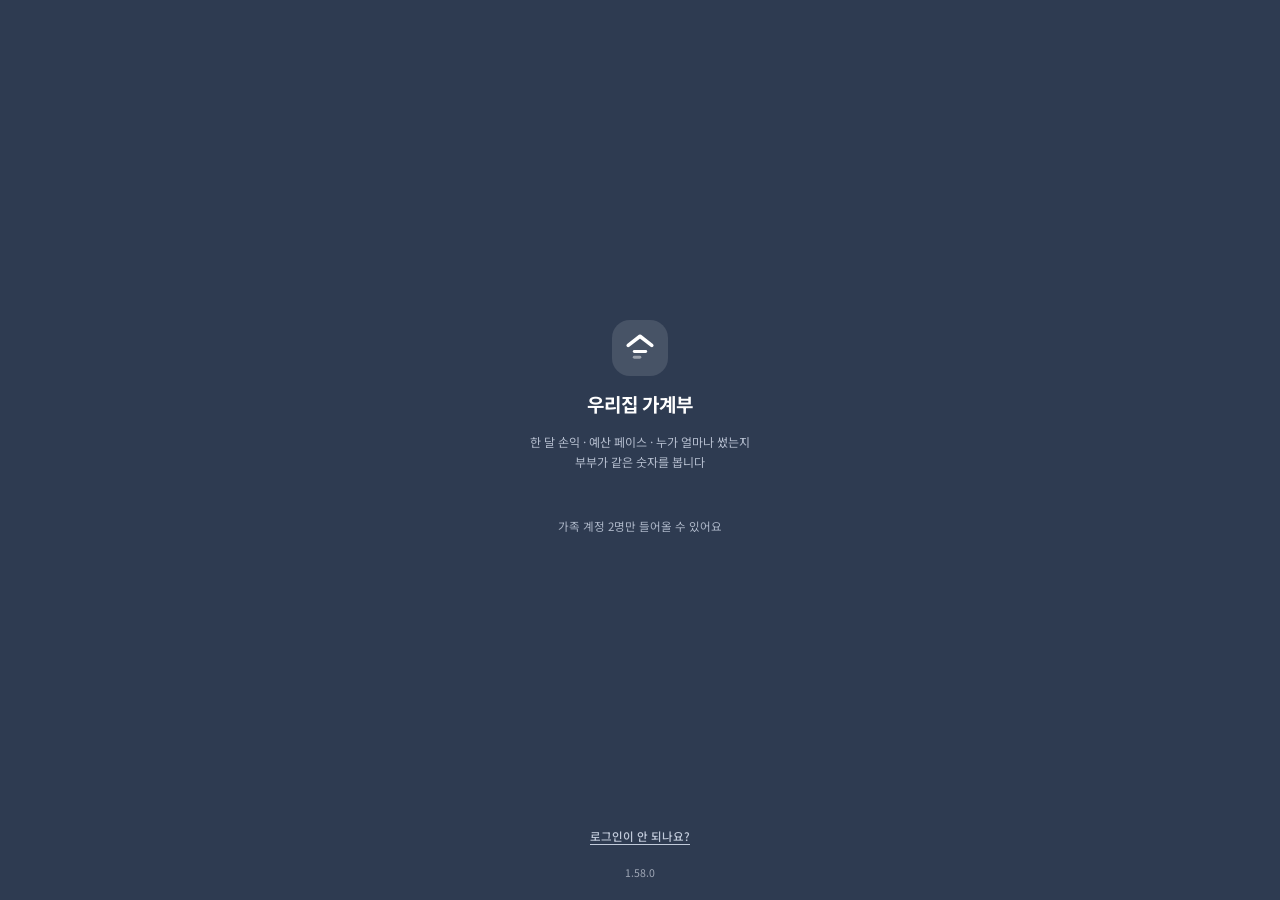
<file: index.html>
<!doctype html>
<html lang="ko">
<head>
<meta charset="utf-8">
<title>우리집 가계부</title>
<meta name="viewport" content="width=device-width,initial-scale=1,viewport-fit=cover,maximum-scale=1">
<meta name="theme-color" content="#FAF8F5">
<meta name="apple-mobile-web-app-capable" content="yes">
<meta name="apple-mobile-web-app-status-bar-style" content="default">
<meta name="apple-mobile-web-app-title" content="가계부">
<link rel="manifest" href="./manifest.webmanifest">
<link rel="apple-touch-icon" href="./icon-192.png">
<link rel="icon" href="./favicon.png">
<link rel="preconnect" href="https://fonts.googleapis.com">
<link rel="preconnect" href="https://fonts.gstatic.com" crossorigin>
<link href="https://fonts.googleapis.com/css2?family=Archivo:wght@600&family=Noto+Sans+KR:wght@400;500;600;700&family=Space+Grotesk:wght@500;600;700&display=swap" rel="stylesheet">
<link rel="stylesheet" href="./app.css?v=1.58.0">
</head>
<body>

<div id="login" hidden>
  <div class="lgtop">
    <div class="logo"><svg viewBox="0 0 52 52" fill="none" aria-hidden="true"><path d="M8 22 L26 8 L44 22" stroke="currentColor" stroke-width="5.5" stroke-linecap="round" stroke-linejoin="round"/><rect x="15" y="29" width="22" height="4.5" rx="2.25" fill="currentColor"/><rect x="15" y="38" width="13" height="4.5" rx="2.25" fill="currentColor" opacity=".45"/></svg></div>
    <h1>우리집 가계부</h1>
    <p id="lgsub">한 달 손익 · 예산 페이스 · 누가 얼마나 썼는지<br>부부가 같은 숫자를 봅니다</p>
  </div>
  <div class="lgmid">
    <div id="gbtn"></div>
    <div id="lgnote" class="lgnote"></div>
    <div id="lerr" class="err" hidden></div>
  </div>
  <div class="lgfoot">
    <details id="lghelp">
      <summary>로그인이 안 되나요?</summary>
      <p><b>&ldquo;등록되지 않은 계정입니다&rdquo;</b> 가 나오면 가족 계정으로 등록되지 않은
      구글 계정입니다. 이미 쓰고 있는 가족에게 등록을 요청하세요.</p>
    </details>
    <span id="lgver"></span>
  </div>
</div>

<div id="app" hidden>
  <div class="hd">
    <div class="logo"><svg viewBox="0 0 52 52" fill="none" aria-hidden="true"><path d="M8 22 L26 8 L44 22" stroke="currentColor" stroke-width="5.5" stroke-linecap="round" stroke-linejoin="round"/><rect x="15" y="29" width="22" height="4.5" rx="2.25" fill="currentColor"/><rect x="15" y="38" width="13" height="4.5" rx="2.25" fill="currentColor" opacity=".45"/></svg></div>
    <div class="mnav">
      <button id="mprev" aria-label="이전 달">‹</button>
      <b id="mlabel">—</b>
      <button id="mnext" aria-label="다음 달">›</button>
    </div>
    <button class="mkic" id="mkbtn" type="button" hidden aria-label="금액 가리기"></button>
    <button class="who" id="whobtn">
      <span class="av" id="whoav">·</span>
      <span class="nm" id="whonm">—</span>
      <span class="sw">⇄</span>
    </button>
  </div>
  <div id="screen"></div>
</div>

<nav class="tb" id="tb" hidden>
  <button data-tab="home" class="on"><span>홈</span></button>
  <button data-tab="tx">내역</button>
  <div class="fab" id="fab">+</div>
  <button data-tab="report">리포트</button>
  <button data-tab="settings">설정</button>
</nav>

<script src="https://accounts.google.com/gsi/client" async defer></script>
<script src="./app.js?v=1.58.0"></script>
</body>
</html>
</file>
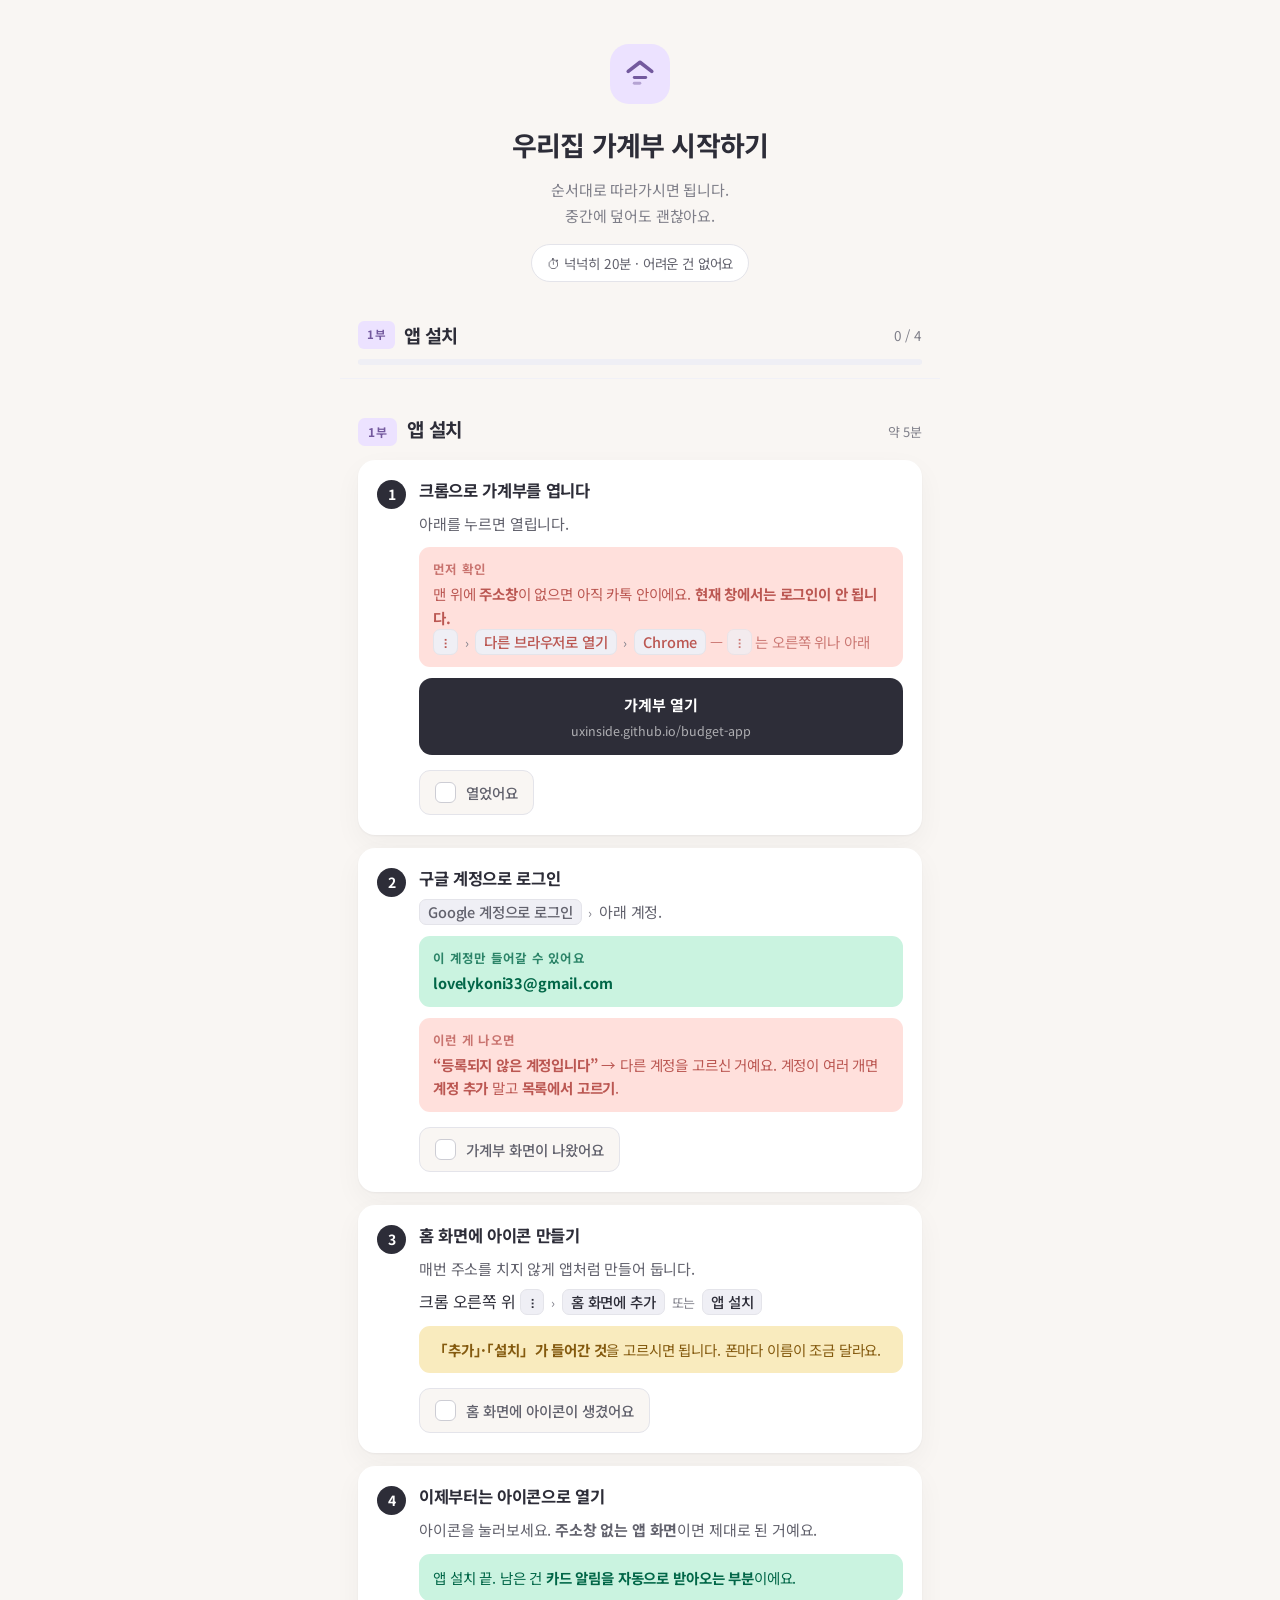
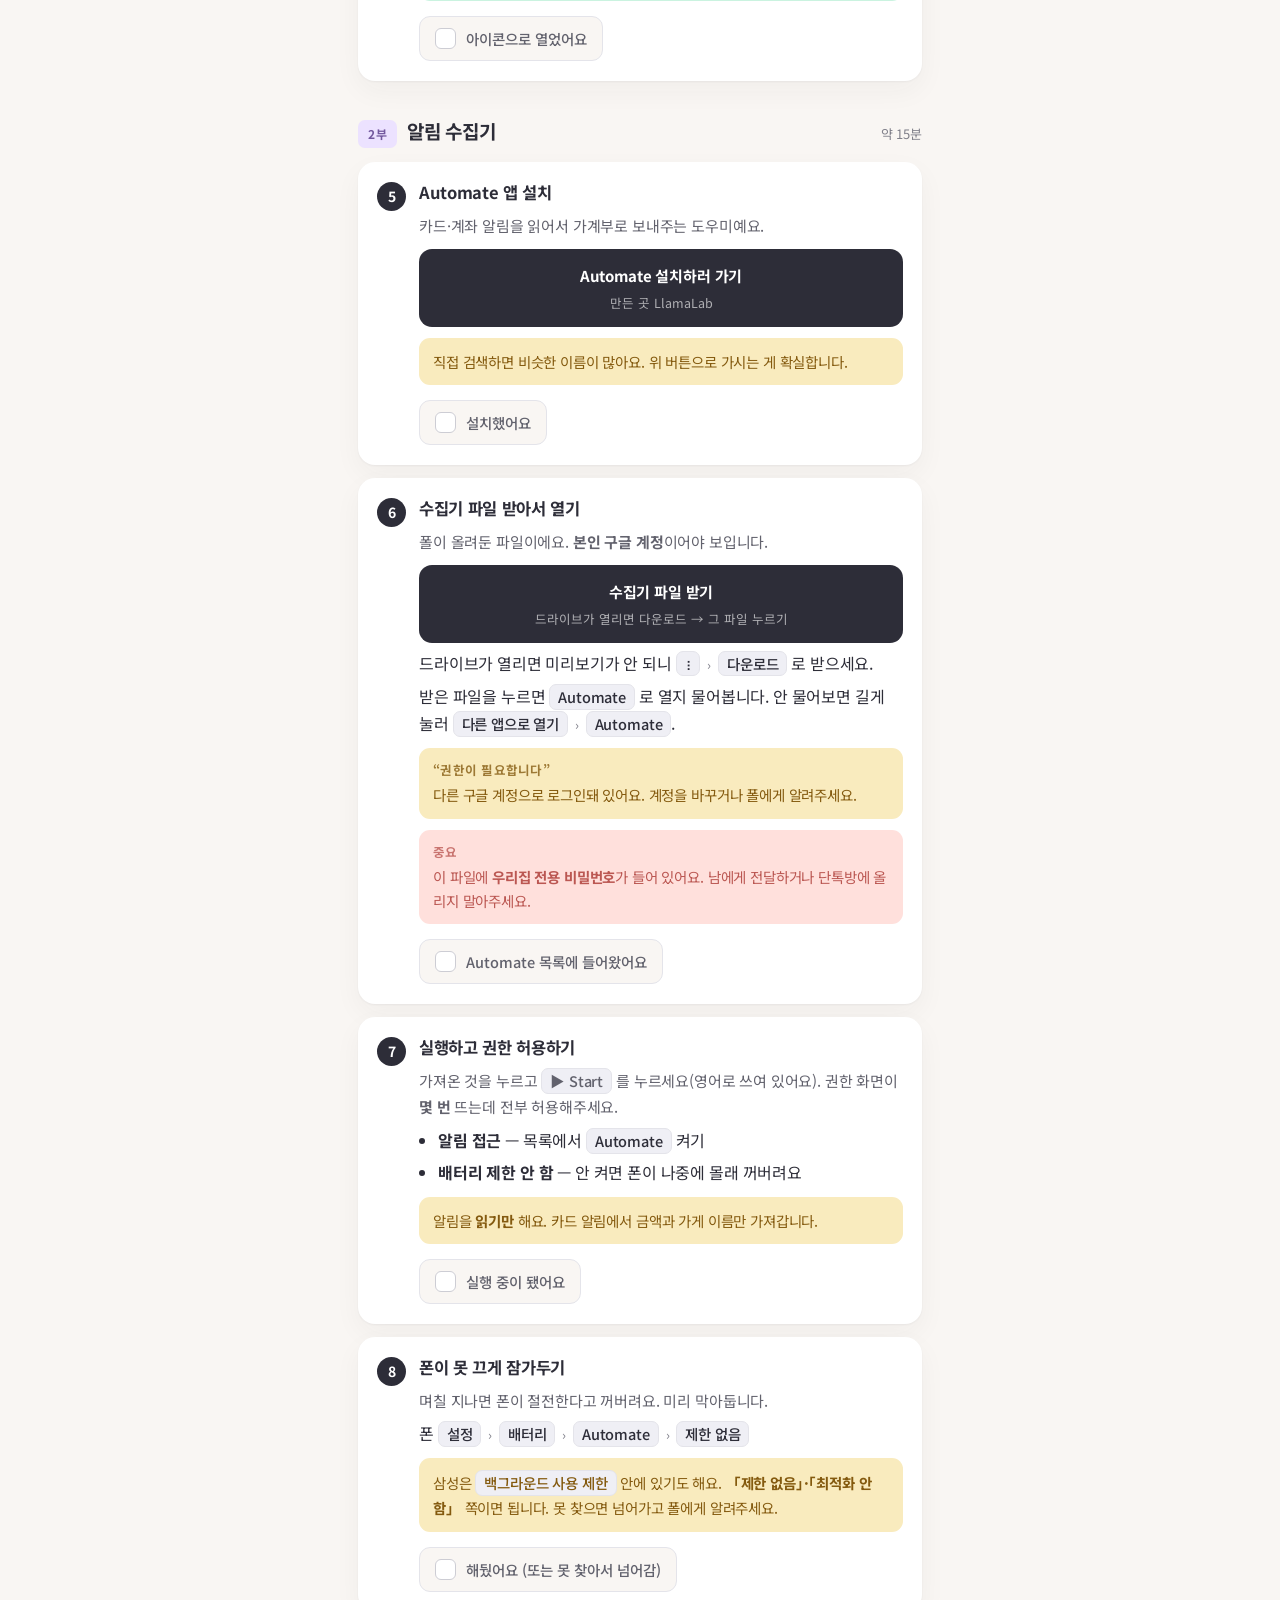
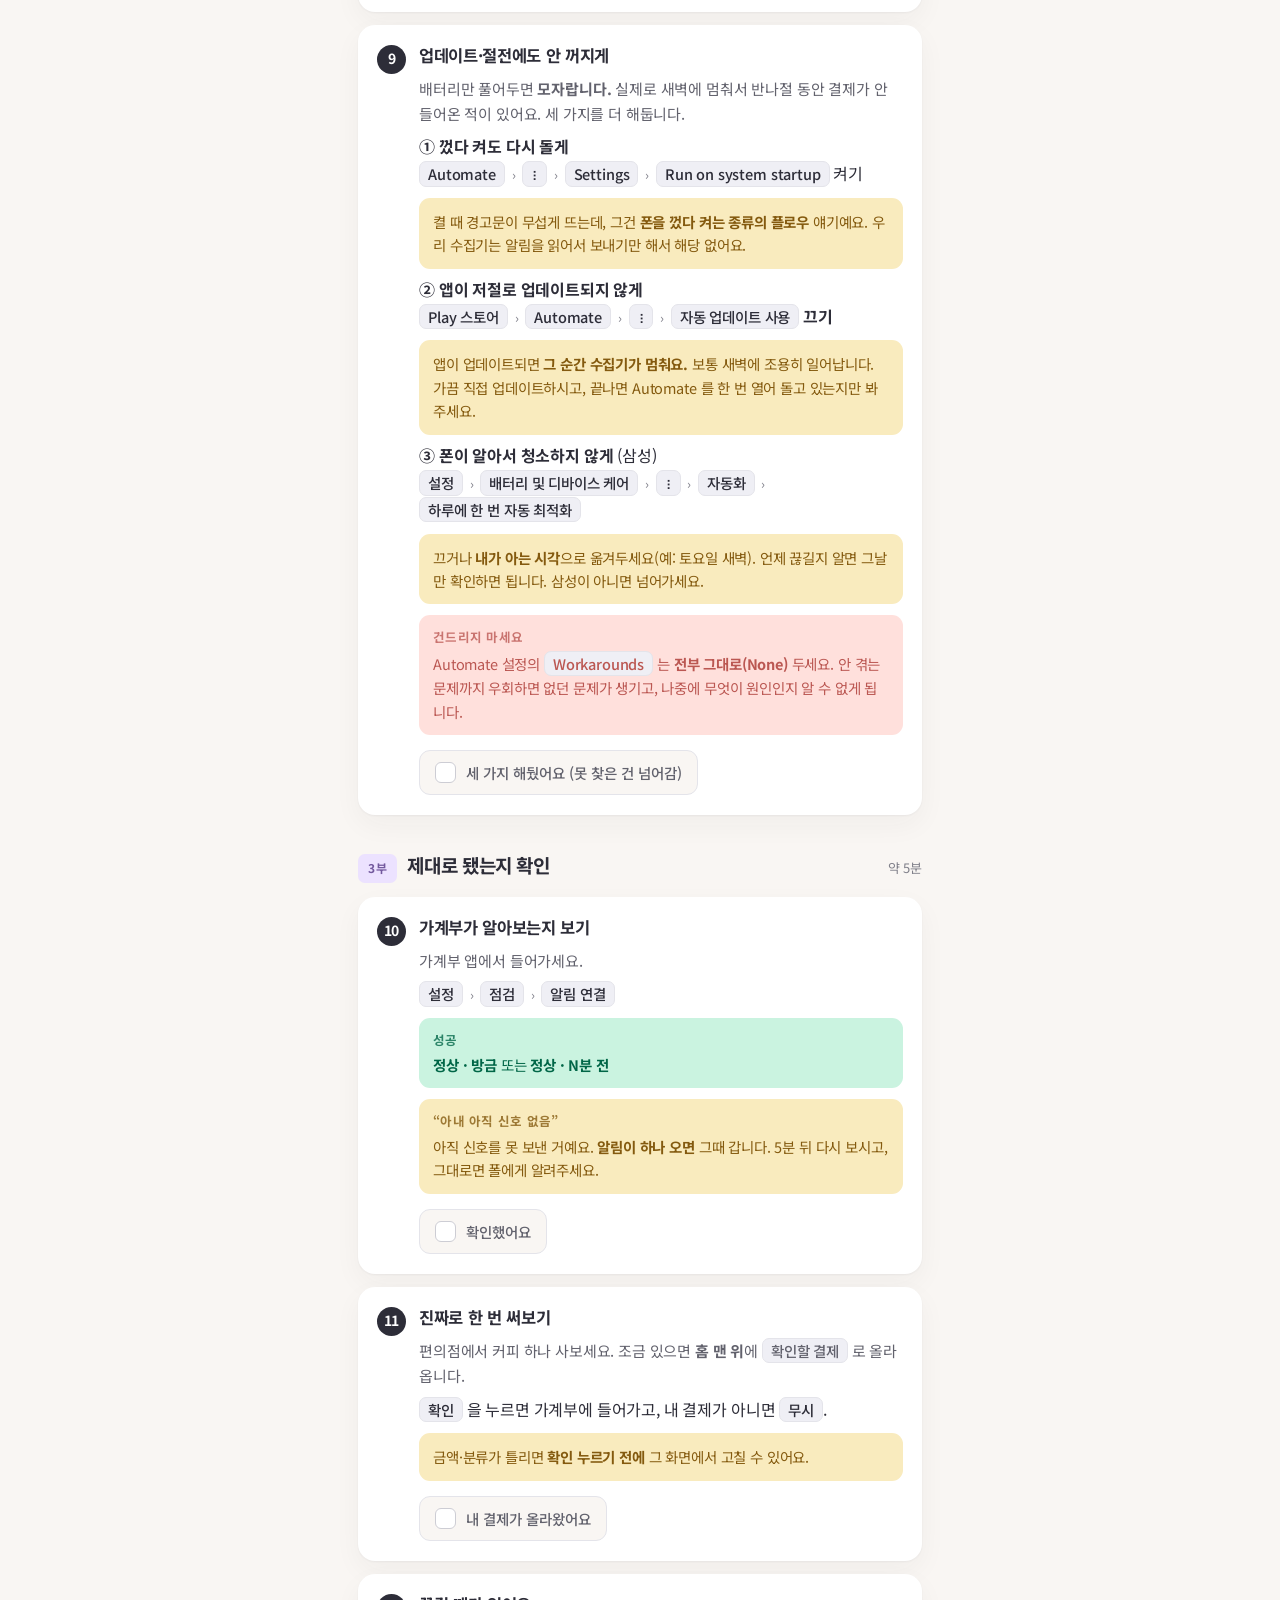
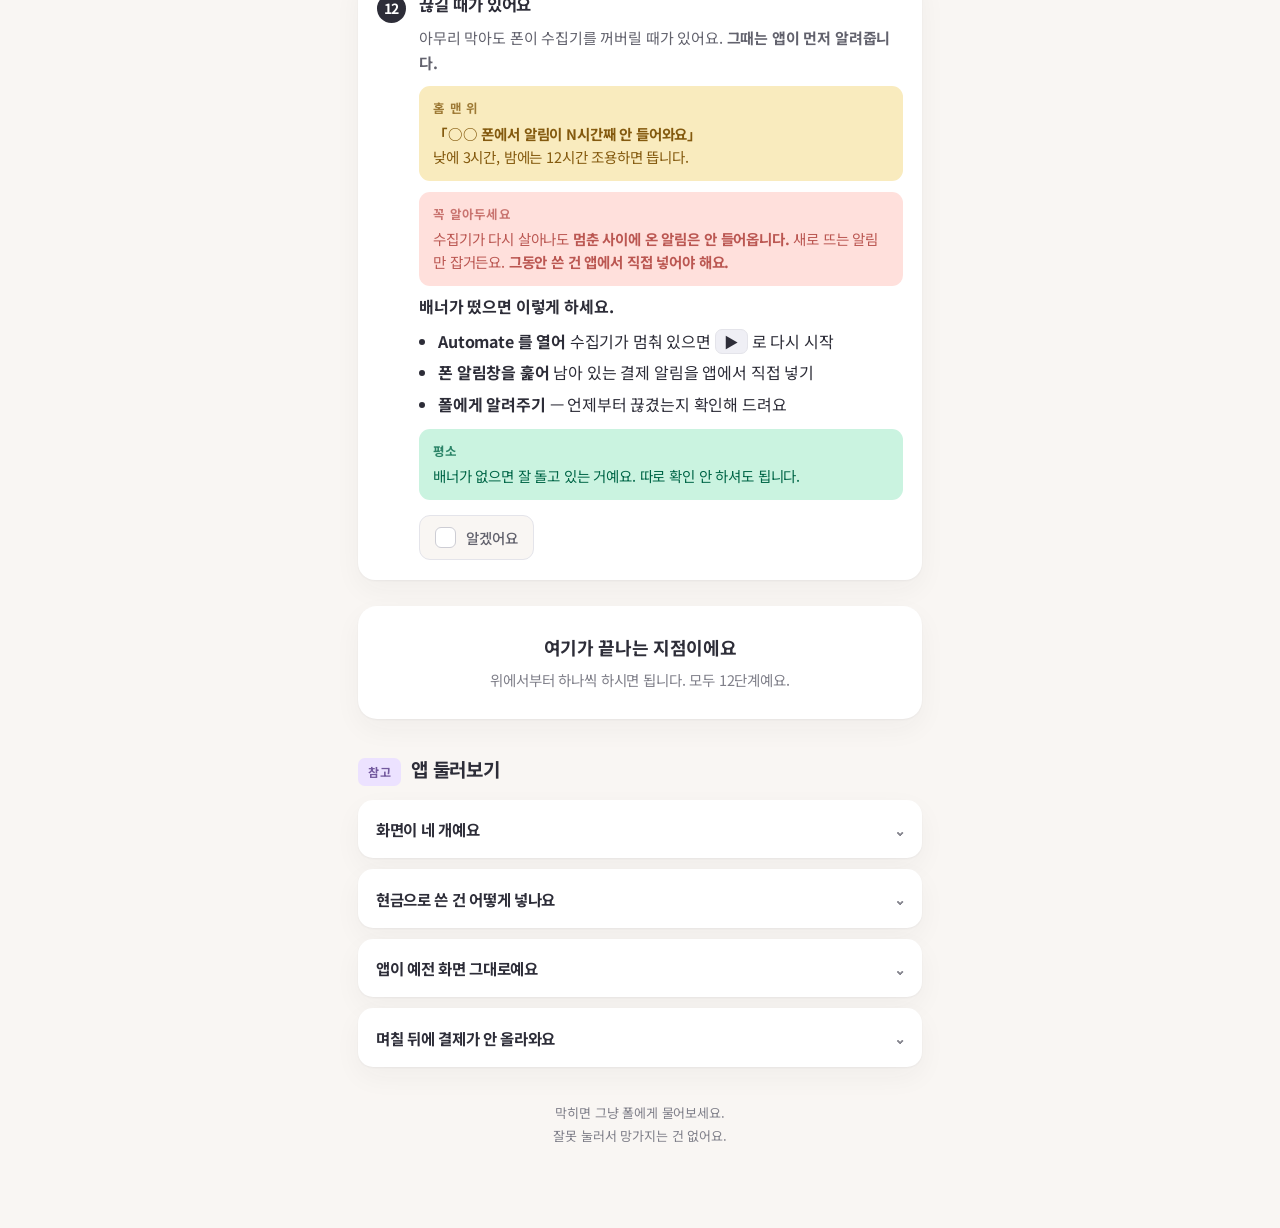
<file: setup.html>
<!doctype html>
<html lang="ko">
<head>
<meta charset="utf-8">
<title>우리집 가계부 — 시작하기</title>
<meta name="viewport" content="width=device-width,initial-scale=1,viewport-fit=cover">
<meta name="theme-color" content="#FAF8F5">
<!-- 공개 저장소라 주소는 열려 있지만, 검색에까지 뜰 이유는 없다.
     검색 색인만 막는 것이고 아래 미리보기 수집과는 별개다 —
     카톡 스크랩봇(facebookexternalhit/1.1;kakaotalk-scrap/1.0)은 색인기가 아니다.
     혹시 미리보기가 끝내 안 뜨면 이 줄부터 지워보면 된다. -->
<meta name="robots" content="noindex,nofollow">

<!-- 카톡·문자로 보냈을 때 링크만 덩그러니 뜨지 않게.
     카카오는 가로:세로 2:1 을 권합니다(권장 800x400). 그래서 1200x600. -->
<meta name="description" content="앱 설치부터 알림 연결까지, 순서대로 따라가는 10단계 안내입니다.">
<meta property="og:type" content="website">
<meta property="og:site_name" content="우리집 가계부">
<meta property="og:title" content="우리집 가계부 시작하기">
<meta property="og:description" content="앱 설치부터 알림 연결까지 · 순서대로 10단계">
<meta property="og:url" content="https://uxinside.github.io/budget-app/setup.html">
<meta property="og:image" content="https://uxinside.github.io/budget-app/og-setup.png">
<meta property="og:image:type" content="image/png">
<meta property="og:image:width" content="1200">
<meta property="og:image:height" content="600">
<meta property="og:image:alt" content="우리집 가계부 시작하기">
<meta property="og:locale" content="ko_KR">
<meta name="twitter:card" content="summary_large_image">
<meta name="twitter:title" content="우리집 가계부 시작하기">
<meta name="twitter:description" content="앱 설치부터 알림 연결까지 · 순서대로 10단계">
<meta name="twitter:image" content="https://uxinside.github.io/budget-app/og-setup.png">
<link rel="preconnect" href="https://fonts.googleapis.com">
<link rel="preconnect" href="https://fonts.gstatic.com" crossorigin>
<link href="https://fonts.googleapis.com/css2?family=Noto+Sans+KR:wght@400;500;700&display=swap" rel="stylesheet">
<style>
:root{
  --bg:oklch(.975 .006 70);        --surface:#fff;
  --ink:oklch(.3 .02 285);         --muted:oklch(.6 .015 285);
  --ink2:oklch(.5 .018 285);
  --border:oklch(.92 .008 285);    --divider:oklch(.96 .008 285);
  --chip:oklch(.955 .008 285);
  --lilac-ink:oklch(.52 .11 300);  --lilac-bg:oklch(.93 .045 300);
  --mint-ink:oklch(.45 .1 165);    --mint-bg:oklch(.93 .05 165);
  --butter-ink:oklch(.5 .1 75);    --butter-bg:oklch(.94 .06 92);
  --coral-ink:oklch(.58 .13 25);   --coral-bg:oklch(.94 .045 25);
  --sh:0 1px 2px oklch(.3 .02 285/.05), 0 10px 28px oklch(.3 .02 285/.045);
}
*{box-sizing:border-box;-webkit-tap-highlight-color:transparent}
html,body{margin:0;padding:0}
body{
  background:var(--bg);color:var(--ink);
  font-family:'Noto Sans KR',-apple-system,BlinkMacSystemFont,sans-serif;
  font-size:16px;line-height:1.68;letter-spacing:-.01em;
  padding:0 0 80px;
}
.wrap{max-width:600px;margin:0 auto;padding:0 18px}

/* ── 머리 ── */
header{padding:44px 0 26px;text-align:center}
.logo{
  width:60px;height:60px;margin:0 auto 18px;border-radius:19px;
  background:var(--lilac-bg);color:var(--lilac-ink);
  display:grid;place-items:center;
}
.logo svg{width:34px;height:34px}
h1{font-size:27px;font-weight:700;margin:0 0 10px;letter-spacing:-.03em}
header p{margin:0;color:var(--muted);font-size:15px}
.timing{
  display:inline-flex;gap:7px;align-items:center;margin-top:16px;
  background:var(--surface);border:1px solid var(--border);
  border-radius:999px;padding:7px 15px;font-size:13.5px;color:var(--ink2);
}

/* ── 진행 막대 + 지금 몇 부인지 (스크롤해도 붙어 있음) ── */
.bar{
  position:sticky;top:0;z-index:9;margin:0 -18px 4px;
  padding:13px 18px 13px;
  background:oklch(.975 .006 70/.94);backdrop-filter:blur(12px);
  border-bottom:1px solid var(--divider);
}
.bt{display:flex;align-items:center;gap:9px;margin-bottom:10px}
.bp{
  flex:none;font-size:11.5px;font-weight:700;letter-spacing:.05em;
  color:var(--lilac-ink);background:var(--lilac-bg);
  padding:4px 9px;border-radius:6px;
}
.bt b{font-size:18.5px;font-weight:700;letter-spacing:-.03em;line-height:1.2}
.bc{
  margin-left:auto;flex:none;font-size:13.5px;color:var(--muted);
  font-variant-numeric:tabular-nums;
}
.bar.pdone .bp{background:var(--mint-bg);color:var(--mint-ink)}
.bar.pdone .bc{color:var(--mint-ink);font-weight:700}
.track{height:6px;border-radius:99px;background:var(--chip);overflow:hidden}
.fill{height:100%;width:0;border-radius:99px;background:var(--lilac-ink);transition:width .32s cubic-bezier(.4,0,.2,1)}
.bar.pdone .fill{background:var(--mint-ink)}

/* ── 장 ── */
.part{margin:34px 0 14px;display:flex;align-items:baseline;gap:10px}
.part span{
  font-size:12px;font-weight:700;letter-spacing:.06em;
  color:var(--lilac-ink);background:var(--lilac-bg);
  padding:4px 10px;border-radius:7px;
}
.part h2{font-size:19px;font-weight:700;margin:0;letter-spacing:-.02em}
.part i{font-style:normal;font-size:13px;color:var(--muted);margin-left:auto;white-space:nowrap}

/* ── 단계 카드 ── */
.step{
  background:var(--surface);border-radius:17px;box-shadow:var(--sh);
  padding:19px 19px 20px;margin-bottom:13px;
  transition:opacity .25s;
}
.step.done{opacity:.52}
.sh{display:flex;gap:13px;align-items:flex-start}
.n{
  flex:none;width:29px;height:29px;border-radius:50%;
  background:var(--ink);color:#fff;font-size:14px;font-weight:700;
  display:grid;place-items:center;margin-top:1px;
  font-variant-numeric:tabular-nums;
}
.step.done .n{background:var(--mint-ink)}
.step.done .n::after{content:'✓';font-size:15px}
.step.done .n b{display:none}
.sh h3{font-size:16.5px;font-weight:700;margin:0 0 3px;letter-spacing:-.02em;line-height:1.45}
.body{padding-left:42px}
.body p{margin:7px 0}
.body p.lead{margin-top:2px;color:var(--ink2);font-size:15px}

/* ── 조각 ── */
.ui{
  display:inline-block;background:var(--chip);border:1px solid var(--border);
  border-radius:7px;padding:1px 8px;font-size:14.5px;font-weight:500;
  white-space:nowrap;line-height:1.5;
}
.path{color:var(--muted);padding:0 3px;font-size:13px}
a.url{
  display:block;margin:11px 0 4px;padding:14px 16px;border-radius:13px;
  background:var(--ink);color:#fff;text-decoration:none;
  font-size:15px;font-weight:700;text-align:center;letter-spacing:-.01em;
}
a.url span{display:block;font-size:12.5px;font-weight:400;opacity:.62;margin-top:3px;
  word-break:break-all;letter-spacing:0}

.note{
  margin:11px 0 3px;padding:12px 14px;border-radius:11px;font-size:14.5px;
  background:var(--butter-bg);color:var(--butter-ink);line-height:1.62;
}
.note.warn{background:var(--coral-bg);color:var(--coral-ink)}
.note.ok{background:var(--mint-bg);color:var(--mint-ink)}
.note b{font-weight:700}
.note .lbl{display:block;font-size:12.5px;font-weight:700;opacity:.78;margin-bottom:3px;letter-spacing:.02em}

ul.plain{margin:8px 0;padding-left:19px}
ul.plain li{margin:5px 0}

/* ── 체크 ── */
.ck{
  display:flex;align-items:center;gap:10px;margin-top:15px;margin-left:42px;
  padding:11px 15px;border-radius:11px;border:1.5px solid var(--border);
  background:var(--bg);cursor:pointer;user-select:none;
  font-size:14.5px;font-weight:500;color:var(--ink2);
  /* width:100% 를 주면 margin-left 만큼 카드 밖으로 삐져나간다.
     블록 레벨 flex 는 그냥 두면 남은 폭을 알아서 채운다. */
  text-align:left;font-family:inherit;
}
.ck .box{
  flex:none;width:21px;height:21px;border-radius:6px;
  border:1.8px solid oklch(.85 .01 285);background:#fff;
  display:grid;place-items:center;font-size:13px;color:#fff;
}
.step.done .ck{border-color:var(--mint-bg);background:var(--mint-bg);color:var(--mint-ink)}
.step.done .ck .box{background:var(--mint-ink);border-color:var(--mint-ink)}
.step.done .ck .box::after{content:'✓'}

/* ── 마무리 ── */
.fin{
  margin-top:26px;padding:26px 22px;border-radius:19px;text-align:center;
  background:var(--surface);box-shadow:var(--sh);
}
.fin.on{background:var(--mint-bg);box-shadow:none}
.fin h3{margin:0 0 6px;font-size:18px;letter-spacing:-.02em}
.fin p{margin:0;color:var(--muted);font-size:14.5px}
.fin.on h3,.fin.on p{color:var(--mint-ink)}

/* ── 접힘 ── */
details{
  background:var(--surface);border-radius:15px;box-shadow:var(--sh);
  margin-bottom:11px;overflow:hidden;
}
summary{
  padding:15px 18px;font-weight:700;font-size:15.5px;cursor:pointer;
  list-style:none;display:flex;align-items:center;gap:9px;letter-spacing:-.02em;
}
summary::-webkit-details-marker{display:none}
summary::after{content:'⌄';margin-left:auto;color:var(--muted);font-size:17px;transition:transform .2s}
details[open] summary::after{transform:rotate(180deg)}
details .in{padding:0 18px 18px;font-size:14.5px;color:var(--ink2)}
details .in p:first-child{margin-top:0}

footer{margin-top:34px;text-align:center;color:var(--muted);font-size:13px;line-height:1.8}

/* ── 인앱 브라우저 관문 ──
   카톡·라인 등에서 열면 구글이 로그인을 막습니다(disallowed_useragent).
   「홈 화면에 추가」도 없습니다. 그래서 아예 못 지나가게 세웁니다. */
#gate{
  position:fixed;inset:0;z-index:99;background:var(--bg);
  display:none;overflow-y:auto;padding:34px 20px 40px;
}
#gate.on{display:block}
.gc{max-width:520px;margin:0 auto;text-align:center}
.gi{
  width:62px;height:62px;margin:6px auto 20px;border-radius:20px;
  background:var(--coral-bg);color:var(--coral-ink);
  display:grid;place-items:center;font-size:29px;
}
.gc h2{font-size:22px;margin:0 0 12px;letter-spacing:-.03em;line-height:1.4}
.gc .sub{color:var(--ink2);font-size:15.5px;margin:0 0 26px;line-height:1.7}
.gbtn{
  display:block;width:100%;padding:17px;border:0;border-radius:14px;
  background:var(--ink);color:#fff;font-size:16.5px;font-weight:700;
  font-family:inherit;cursor:pointer;letter-spacing:-.01em;
}
.gbtn2{
  display:block;width:100%;margin-top:10px;padding:15px;
  border:1.5px solid var(--border);border-radius:14px;background:var(--surface);
  color:var(--ink2);font-size:15px;font-weight:600;font-family:inherit;cursor:pointer;
}
.gman{
  margin-top:26px;padding:17px 18px;border-radius:14px;text-align:left;
  background:var(--surface);box-shadow:var(--sh);font-size:14.5px;line-height:1.75;
}
.gman b{display:block;margin-bottom:7px;font-size:14px}
.gman ol{margin:0;padding-left:20px}
.gman li{margin:5px 0}
.gskip{
  display:block;margin:22px auto 0;background:none;border:0;
  color:var(--muted);font-size:13px;text-decoration:underline;
  font-family:inherit;cursor:pointer;
}
</style>
</head>
<body>

<div id="gate">
  <div class="gc">
    <div class="gi">🔒</div>
    <h2>여기서는 로그인이 안 돼요</h2>
    <p class="sub">
      지금 <b id="gname">카톡</b> 안에 들어 있는 간이 화면으로 보고 계세요.<br>
      구글이 이런 화면에서는 로그인을 막아둡니다.<br>
      <b>크롬으로 옮겨서</b> 시작해주세요.
    </p>
    <button class="gbtn" id="gopen">크롬으로 열기</button>
    <button class="gbtn2" id="gcopy">주소 복사하기</button>
    <div class="gman">
      <b>버튼이 안 되면 이렇게 해주세요</b>
      <ol>
        <li><span class="ui">⋮</span> 또는 <span class="ui">↗</span> 를 누른다
            <br><span style="color:var(--muted);font-size:13px">— 오른쪽 <b>위</b>나 오른쪽 <b>아래</b>에 있어요. 폰마다 달라요</span></li>
        <li><span class="ui">다른 브라우저로 열기</span> 를 고른다</li>
        <li>목록에서 <span class="ui">Chrome</span> 을 고른다</li>
      </ol>
    </div>
    <button class="gskip" id="gskip">그냥 여기서 볼게요 (설치는 안 돼요)</button>
  </div>
</div>

<div class="wrap">

<header>
  <div class="logo">
    <svg viewBox="0 0 52 52" fill="none" aria-hidden="true">
      <path d="M8 22 L26 8 L44 22" stroke="currentColor" stroke-width="5.5" stroke-linecap="round" stroke-linejoin="round"/>
      <rect x="15" y="29" width="22" height="4.5" rx="2.25" fill="currentColor"/>
      <rect x="15" y="38" width="13" height="4.5" rx="2.25" fill="currentColor" opacity=".45"/>
    </svg>
  </div>
  <h1>우리집 가계부 시작하기</h1>
  <p>순서대로 따라가시면 됩니다.<br>중간에 덮어도 괜찮아요.</p>
  <div class="timing">⏱ 넉넉히 20분 · 어려운 건 없어요</div>
</header>

<div class="bar" id="bar">
  <div class="bt">
    <span class="bp" id="bpart">1부</span>
    <b id="btitle">앱 설치</b>
    <span class="bc" id="bcount"></span>
  </div>
  <div class="track"><div class="fill" id="pf"></div></div>
</div>

<!-- ═══ 1부 ═══ -->
<div class="part"><span>1부</span><h2>앱 설치</h2><i>약 5분</i></div>

<div class="step" data-s>
  <div class="sh"><div class="n"><b>1</b></div><div>
    <h3>크롬으로 가계부를 엽니다</h3>
  </div></div>
  <div class="body">
    <p class="lead">아래를 누르면 열립니다.</p>
    <div class="note warn">
      <span class="lbl">먼저 확인</span>
      맨 위에 <b>주소창</b>이 없으면 아직 카톡 안이에요.
      <b>현재 창에서는 로그인이 안 됩니다.</b><br>
      <span class="ui">⋮</span> <span class="path">›</span>
      <span class="ui">다른 브라우저로 열기</span> <span class="path">›</span>
      <span class="ui">Chrome</span>
      <span style="opacity:.75">— <span class="ui">⋮</span> 는 오른쪽 위나 아래</span>
    </div>
    <a class="url" href="https://uxinside.github.io/budget-app/" target="_blank" rel="noopener">
      가계부 열기
      <span>uxinside.github.io/budget-app</span>
    </a>
  </div>
  <button class="ck" data-ck><span class="box"></span>열었어요</button>
</div>

<div class="step" data-s>
  <div class="sh"><div class="n"><b>2</b></div><div>
    <h3>구글 계정으로 로그인</h3>
  </div></div>
  <div class="body">
    <p class="lead"><span class="ui">Google 계정으로 로그인</span> <span class="path">›</span> 아래 계정.</p>
    <div class="note ok">
      <span class="lbl">이 계정만 들어갈 수 있어요</span>
      <b id="acct" style="word-break:break-all">—</b>
    </div>
    <div class="note warn">
      <span class="lbl">이런 게 나오면</span>
      <b>“등록되지 않은 계정입니다”</b> → 다른 계정을 고르신 거예요.
      계정이 여러 개면 <b>계정 추가</b> 말고 <b>목록에서 고르기</b>.
    </div>
  </div>
  <button class="ck" data-ck><span class="box"></span>가계부 화면이 나왔어요</button>
</div>

<div class="step" data-s>
  <div class="sh"><div class="n"><b>3</b></div><div>
    <h3>홈 화면에 아이콘 만들기</h3>
  </div></div>
  <div class="body">
    <p class="lead">매번 주소를 치지 않게 앱처럼 만들어 둡니다.</p>
    <p>크롬 오른쪽 위 <span class="ui">⋮</span> <span class="path">›</span>
       <span class="ui">홈 화면에 추가</span> <span class="path">또는</span>
       <span class="ui">앱 설치</span></p>
    <div class="note">
      <b>「추가」·「설치」가 들어간 것</b>을 고르시면 됩니다. 폰마다 이름이 조금 달라요.
    </div>
  </div>
  <button class="ck" data-ck><span class="box"></span>홈 화면에 아이콘이 생겼어요</button>
</div>

<div class="step" data-s>
  <div class="sh"><div class="n"><b>4</b></div><div>
    <h3>이제부터는 아이콘으로 열기</h3>
  </div></div>
  <div class="body">
    <p class="lead">아이콘을 눌러보세요. <b>주소창 없는 앱 화면</b>이면 제대로 된 거예요.</p>
    <div class="note ok">
      앱 설치 끝. 남은 건 <b>카드 알림을 자동으로 받아오는 부분</b>이에요.
    </div>
  </div>
  <button class="ck" data-ck><span class="box"></span>아이콘으로 열었어요</button>
</div>

<!-- ═══ 2부 ═══ -->
<div class="part"><span>2부</span><h2>알림 수집기</h2><i>약 15분</i></div>

<div class="step" data-s>
  <div class="sh"><div class="n"><b>5</b></div><div>
    <h3>Automate 앱 설치</h3>
  </div></div>
  <div class="body">
    <p class="lead">카드·계좌 알림을 읽어서 가계부로 보내주는 도우미예요.</p>
    <a class="url" href="https://play.google.com/store/apps/details?id=com.llamalab.automate"
       target="_blank" rel="noopener">
      Automate 설치하러 가기
      <span>만든 곳 LlamaLab</span>
    </a>
    <div class="note">
      직접 검색하면 비슷한 이름이 많아요. 위 버튼으로 가시는 게 확실합니다.
    </div>
  </div>
  <button class="ck" data-ck><span class="box"></span>설치했어요</button>
</div>

<div class="step" data-s>
  <div class="sh"><div class="n"><b>6</b></div><div>
    <h3>수집기 파일 받아서 열기</h3>
  </div></div>
  <div class="body">
    <!-- 링크가 있으면 이쪽, 없으면 아래 카톡 안내가 대신 뜬다 -->
    <div id="flobox" hidden>
      <p class="lead">폴이 올려둔 파일이에요. <b>본인 구글 계정</b>이어야 보입니다.</p>
      <a class="url" id="flolink" href="#" target="_blank" rel="noopener">
        수집기 파일 받기
        <span>드라이브가 열리면 다운로드 → 그 파일 누르기</span>
      </a>
      <p>드라이브가 열리면 미리보기가 안 되니
         <span class="ui">⋮</span> <span class="path">›</span>
         <span class="ui">다운로드</span> 로 받으세요.</p>
      <p>받은 파일을 누르면 <span class="ui">Automate</span> 로 열지 물어봅니다.
         안 물어보면 길게 눌러
         <span class="ui">다른 앱으로 열기</span> <span class="path">›</span>
         <span class="ui">Automate</span>.</p>
      <div class="note">
        <span class="lbl">“권한이 필요합니다”</span>
        다른 구글 계정으로 로그인돼 있어요. 계정을 바꾸거나 폴에게 알려주세요.
      </div>
    </div>

    <div id="flokakao">
      <p class="lead">카톡으로 받은 <b>.flo</b> 로 끝나는 파일을 눌러서,
         <span class="ui">Automate</span> 로 열면 됩니다.</p>
      <p>바로 안 열리면 파일을 길게 눌러
         <span class="ui">다른 앱으로 열기</span> <span class="path">›</span>
         <span class="ui">Automate</span> 를 골라주세요.</p>
    </div>

    <div class="note warn">
      <span class="lbl">중요</span>
      이 파일에 <b>우리집 전용 비밀번호</b>가 들어 있어요.
      남에게 전달하거나 단톡방에 올리지 말아주세요.
    </div>
  </div>
  <button class="ck" data-ck><span class="box"></span>Automate 목록에 들어왔어요</button>
</div>

<div class="step" data-s>
  <div class="sh"><div class="n"><b>7</b></div><div>
    <h3>실행하고 권한 허용하기</h3>
  </div></div>
  <div class="body">
    <p class="lead">가져온 것을 누르고 <span class="ui">▶ Start</span> 를 누르세요(영어로 쓰여 있어요).
       권한 화면이 <b>몇 번</b> 뜨는데 전부 허용해주세요.</p>
    <ul class="plain">
      <li><b>알림 접근</b> — 목록에서 <span class="ui">Automate</span> 켜기</li>
      <li><b>배터리 제한 안 함</b> — 안 켜면 폰이 나중에 몰래 꺼버려요</li>
    </ul>
    <div class="note">
      알림을 <b>읽기만</b> 해요. 카드 알림에서 금액과 가게 이름만 가져갑니다.
    </div>
  </div>
  <button class="ck" data-ck><span class="box"></span>실행 중이 됐어요</button>
</div>

<div class="step" data-s>
  <div class="sh"><div class="n"><b>8</b></div><div>
    <h3>폰이 못 끄게 잠가두기</h3>
  </div></div>
  <div class="body">
    <p class="lead">며칠 지나면 폰이 절전한다고 꺼버려요. 미리 막아둡니다.</p>
    <p>폰 <span class="ui">설정</span> <span class="path">›</span>
       <span class="ui">배터리</span> <span class="path">›</span>
       <span class="ui">Automate</span> <span class="path">›</span>
       <span class="ui">제한 없음</span></p>
    <div class="note">
      삼성은 <span class="ui">백그라운드 사용 제한</span> 안에 있기도 해요.
      <b>「제한 없음」·「최적화 안 함」</b> 쪽이면 됩니다. 못 찾으면 넘어가고 폴에게 알려주세요.
    </div>
  </div>
  <button class="ck" data-ck><span class="box"></span>해뒀어요 (또는 못 찾아서 넘어감)</button>
</div>

<!-- 2026-08-08 에 실제로 겪고 추가한 단계.
     폴 폰은 8번(배터리 제한 없음)이 **이미 돼 있었는데도** 새벽 3시에 멈춰
     8시간 52분 동안 결제 두 건을 통째로 놓쳤다. 배터리만으로는 모자란다. -->
<div class="step" data-s>
  <div class="sh"><div class="n"><b>9</b></div><div>
    <h3>업데이트·절전에도 안 꺼지게</h3>
  </div></div>
  <div class="body">
    <p class="lead">배터리만 풀어두면 <b>모자랍니다.</b> 실제로 새벽에 멈춰서
       반나절 동안 결제가 안 들어온 적이 있어요. 세 가지를 더 해둡니다.</p>

    <p><b>① 껐다 켜도 다시 돌게</b><br>
       <span class="ui">Automate</span> <span class="path">›</span>
       <span class="ui">⋮</span> <span class="path">›</span>
       <span class="ui">Settings</span> <span class="path">›</span>
       <span class="ui">Run on system startup</span> 켜기</p>
    <div class="note">
      켤 때 경고문이 무섭게 뜨는데, 그건 <b>폰을 껐다 켜는 종류의 플로우</b> 얘기예요.
      우리 수집기는 알림을 읽어서 보내기만 해서 해당 없어요.
    </div>

    <p><b>② 앱이 저절로 업데이트되지 않게</b><br>
       <span class="ui">Play 스토어</span> <span class="path">›</span>
       <span class="ui">Automate</span> <span class="path">›</span>
       <span class="ui">⋮</span> <span class="path">›</span>
       <span class="ui">자동 업데이트 사용</span> <b>끄기</b></p>
    <div class="note">
      앱이 업데이트되면 <b>그 순간 수집기가 멈춰요.</b> 보통 새벽에 조용히 일어납니다.
      가끔 직접 업데이트하시고, 끝나면 Automate 를 한 번 열어 돌고 있는지만 봐주세요.
    </div>

    <p><b>③ 폰이 알아서 청소하지 않게</b> (삼성)<br>
       <span class="ui">설정</span> <span class="path">›</span>
       <span class="ui">배터리 및 디바이스 케어</span> <span class="path">›</span>
       <span class="ui">⋮</span> <span class="path">›</span>
       <span class="ui">자동화</span> <span class="path">›</span>
       <span class="ui">하루에 한 번 자동 최적화</span></p>
    <div class="note">
      끄거나 <b>내가 아는 시각</b>으로 옮겨두세요(예: 토요일 새벽).
      언제 끊길지 알면 그날만 확인하면 됩니다. 삼성이 아니면 넘어가세요.
    </div>

    <div class="note warn">
      <span class="lbl">건드리지 마세요</span>
      Automate 설정의 <span class="ui">Workarounds</span> 는 <b>전부 그대로(None)</b> 두세요.
      안 겪는 문제까지 우회하면 없던 문제가 생기고, 나중에 무엇이 원인인지 알 수 없게 됩니다.
    </div>
  </div>
  <button class="ck" data-ck><span class="box"></span>세 가지 해뒀어요 (못 찾은 건 넘어감)</button>
</div>

<!-- ═══ 3부 ═══ -->
<div class="part"><span>3부</span><h2>제대로 됐는지 확인</h2><i>약 5분</i></div>

<div class="step" data-s>
  <div class="sh"><div class="n"><b>10</b></div><div>
    <h3>가계부가 알아보는지 보기</h3>
  </div></div>
  <div class="body">
    <p class="lead">가계부 앱에서 들어가세요.</p>
    <p><span class="ui">설정</span> <span class="path">›</span>
       <span class="ui">점검</span> <span class="path">›</span>
       <span class="ui">알림 연결</span></p>
    <div class="note ok">
      <span class="lbl">성공</span>
      <b>정상 · 방금</b> 또는 <b>정상 · N분 전</b>
    </div>
    <div class="note">
      <span class="lbl">“아내 아직 신호 없음”</span>
      아직 신호를 못 보낸 거예요. <b>알림이 하나 오면</b> 그때 갑니다.
      5분 뒤 다시 보시고, 그대로면 폴에게 알려주세요.
    </div>
  </div>
  <button class="ck" data-ck><span class="box"></span>확인했어요</button>
</div>

<div class="step" data-s>
  <div class="sh"><div class="n"><b>11</b></div><div>
    <h3>진짜로 한 번 써보기</h3>
  </div></div>
  <div class="body">
    <p class="lead">편의점에서 커피 하나 사보세요. 조금 있으면
       <b>홈 맨 위</b>에 <span class="ui">확인할 결제</span> 로 올라옵니다.</p>
    <p><span class="ui">확인</span> 을 누르면 가계부에 들어가고,
       내 결제가 아니면 <span class="ui">무시</span>.</p>
    <div class="note">
      금액·분류가 틀리면 <b>확인 누르기 전에</b> 그 화면에서 고칠 수 있어요.
    </div>
  </div>
  <button class="ck" data-ck><span class="box"></span>내 결제가 올라왔어요</button>
</div>

<!-- ⚠️ 이 단계를 빼면 안 된다. 9번까지 다 해도 폰은 언젠가 수집기를 끈다.
     그때 **되살아나도 그 사이 알림은 안 온다**는 걸 모르면, 「곧 들어오겠지」
     하고 기다리다가 그 며칠치를 통째로 잃는다 (2026-08-08 에 실제로 그랬다). -->
<div class="step" data-s>
  <div class="sh"><div class="n"><b>12</b></div><div>
    <h3>끊길 때가 있어요</h3>
  </div></div>
  <div class="body">
    <p class="lead">아무리 막아도 폰이 수집기를 꺼버릴 때가 있어요.
       <b>그때는 앱이 먼저 알려줍니다.</b></p>
    <div class="note">
      <span class="lbl">홈 맨 위</span>
      <b>「○○ 폰에서 알림이 N시간째 안 들어와요」</b><br>
      낮에 3시간, 밤에는 12시간 조용하면 뜹니다.
    </div>

    <div class="note warn">
      <span class="lbl">꼭 알아두세요</span>
      수집기가 다시 살아나도 <b>멈춘 사이에 온 알림은 안 들어옵니다.</b>
      새로 뜨는 알림만 잡거든요. <b>그동안 쓴 건 앱에서 직접 넣어야 해요.</b>
    </div>

    <p><b>배너가 떴으면 이렇게 하세요.</b></p>
    <ul class="plain">
      <li><b>Automate 를 열어</b> 수집기가 멈춰 있으면 <span class="ui">▶</span> 로 다시 시작</li>
      <li><b>폰 알림창을 훑어</b> 남아 있는 결제 알림을 앱에서 직접 넣기</li>
      <li><b>폴에게 알려주기</b> — 언제부터 끊겼는지 확인해 드려요</li>
    </ul>

    <div class="note ok">
      <span class="lbl">평소</span>
      배너가 없으면 잘 돌고 있는 거예요. 따로 확인 안 하셔도 됩니다.
    </div>
  </div>
  <button class="ck" data-ck><span class="box"></span>알겠어요</button>
</div>

<div class="fin" id="fin">
  <h3 id="fh">—</h3>
  <p id="fp">—</p>
</div>

<!-- ═══ 참고 ═══ -->
<div class="part"><span>참고</span><h2>앱 둘러보기</h2></div>

<details>
  <summary>화면이 네 개예요</summary>
  <div class="in">
    <p><b>홈</b> — 이번 달 얼마 벌고 얼마 썼는지, 예산에 비해 빠른지 느린지,
       그리고 <b>둘 중 누가 얼마나 썼는지</b>가 한 화면에 있어요.
       숫자를 누르면 그 내역만 걸러서 보여줍니다.</p>
    <p><b>내역</b> — 전체 목록. 위쪽에 앞으로 나갈 돈(고정비·카드값)도 있어요.</p>
    <p><b>리포트</b> — 자산·부채 같은 큰 숫자. 처음 누르면 <b>PIN 을 걸겠냐</b>고 물어봐요.
       걸면 이 폰에서만 쓰는 네 자리 번호가 생깁니다. 「나중에 하기」 해도 됩니다.</p>
    <p><b>설정</b> — 보는 대상 바꾸기, 결제 알림 확인, 점검.</p>
  </div>
</details>

<details>
  <summary>현금으로 쓴 건 어떻게 넣나요</summary>
  <div class="in">
    <p>아래 가운데 <b>＋</b> 버튼을 누르면 입력창이 뜹니다.
       카테고리 → 어디에 → 금액 순으로 누르고 <b>저장</b>.</p>
    <p>자주 쓰는 가게는 위로 올라오니까 두세 번 쓰면 훨씬 빨라져요.</p>
  </div>
</details>

<details>
  <summary>앱이 예전 화면 그대로예요</summary>
  <div class="in">
    <p><span class="ui">설정</span> <span class="path">›</span>
       <span class="ui">점검</span> <span class="path">›</span>
       <span class="ui">앱 버전</span> 을 누르면 새 게 있는지 확인하고 받아옵니다.</p>
  </div>
</details>

<details>
  <summary>며칠 뒤에 결제가 안 올라와요</summary>
  <div class="in">
    <p>홈 맨 위에 <b>“○○ 폰에서 알림이 N시간째 안 들어와요”</b> 가 떠 있다면
       도우미가 멈춘 거예요. Automate 를 열어서 다시 <span class="ui">▶</span> 를 눌러주시고,
       8번 단계(배터리 제한 풀기)를 다시 확인해주세요.</p>
    <p>그동안 쓴 건 없어지지 않아요. <b>＋</b> 로 직접 넣으시면 됩니다.</p>
  </div>
</details>

<footer>
  막히면 그냥 폴에게 물어보세요.<br>
  잘못 눌러서 망가지는 건 없어요.
</footer>

</div>

<script>
/* ══════════════════════════════════════════════════════════════
   수집기 파일(.flo) 링크

   ⚠️ 이 저장소는 Public 입니다. `.flo` 파일 자체를 여기 두면 안 됩니다 —
      안에 수집 엔드포인트 인증키가 들어 있고, 엔드포인트 주소는 이미
      app.js 에 공개돼 있어서 그 키 하나가 유일한 자물쇠입니다.

   그래서 파일은 구글 드라이브에 두고, 권한을 **아내 계정에만** 줍니다.
   「링크가 있는 모든 사용자」로 두면 여기 링크를 적는 순간 공개됩니다.

   비워두면 「카톡으로 받은 파일」 안내가 대신 나옵니다.
   ══════════════════════════════════════════════════════════════ */
var FLO_URL = 'https://drive.google.com/file/d/1NWoEM6slKhrNZ8LDzg__DJLOf6GG2w9V/view';

(function () {
  if (!FLO_URL) return;
  document.getElementById('flolink').href = FLO_URL;
  document.getElementById('flobox').hidden = false;
  document.getElementById('flokakao').hidden = true;
})();

/* ── 인앱 브라우저 관문 ──
   카톡에서 링크를 누르면 카톡 안의 간이 브라우저로 열립니다. 거기서는
   ① 구글이 로그인을 막고(disallowed_useragent) ② 「홈 화면에 추가」가 없습니다.
   즉 이 안내서를 아무리 잘 따라가도 1·2·3단계가 통째로 안 됩니다.
   그래서 감지되면 아예 앞을 막고 크롬으로 보냅니다. */
(function () {
  var UA = navigator.userAgent || '';
  var ua = UA.toLowerCase();

  /* 미리보기 수집 봇은 사람이 아니다. 카톡 스크랩봇의 UA 가
     `facebookexternalhit/1.1;kakaotalk-scrap/1.0` 이라 아래 목록의
     'kakaotalk' 에 그대로 걸린다 — 먼저 걸러낸다. */
  if (/scrap|bot\b|crawler|spider|facebookexternalhit|preview/i.test(UA)) return;

  var android = ua.indexOf('android') >= 0;
  var kakao = ua.indexOf('kakaotalk') >= 0;

  /* 전체 브라우저(크롬·삼성인터넷·웨일 등)는 넣지 않는다 — 그건 로그인이 된다 */
  var APPS = [
    ['kakaotalk', '카톡'], ['line/', '라인'], ['naver(', '네이버'],
    ['daumapps', '다음'], ['band', '밴드'], ['instagram', '인스타그램'],
    ['fb_iab', '페이스북'], ['fbav', '페이스북'], ['fban', '페이스북']
  ];
  var hit = null;
  for (var i = 0; i < APPS.length; i++) {
    if (ua.indexOf(APPS[i][0]) >= 0) { hit = APPS[i][1]; break; }
  }
  if (!hit) return;

  var gate = document.getElementById('gate');
  document.getElementById('gname').textContent = hit;
  gate.classList.add('on');

  document.getElementById('gopen').onclick = function () {
    var url = location.href;
    if (kakao) {
      /* 카톡 전용 — 외부 브라우저로 넘긴다 */
      location.href = 'kakaotalk://web/openExternal?url=' + encodeURIComponent(url);
      return;
    }
    if (android) {
      /* 안드로이드 공통 — 크롬을 지정해서 넘긴다 */
      location.href = 'intent://' + url.replace(/^https?:\/\//i, '') +
                      '#Intent;scheme=https;package=com.android.chrome;end';
      return;
    }
    /* 아이폰은 강제로 못 연다 — 주소를 복사해 사파리에 붙여넣는 수밖에 */
    copyUrl();
  };

  function copyUrl() {
    var url = location.href, ok = false;
    try {
      var t = document.createElement('textarea');
      t.value = url;
      t.style.cssText = 'position:fixed;top:-1000px;opacity:0';
      document.body.appendChild(t);
      t.focus(); t.select();
      ok = document.execCommand('copy');
      document.body.removeChild(t);
    } catch (e) {}
    if (!ok && navigator.clipboard) {
      navigator.clipboard.writeText(url).then(function () { said('복사했어요'); },
                                             function () { said('복사가 안 돼요'); });
      return;
    }
    said(ok ? '복사했어요 · 크롬 주소창에 붙여넣기' : '복사가 안 돼요 · 아래 방법으로 해주세요');
  }
  function said(msg) {
    var b = document.getElementById('gcopy');
    var old = b.textContent;
    b.textContent = msg;
    setTimeout(function () { b.textContent = old; }, 2600);
  }
  document.getElementById('gcopy').onclick = copyUrl;
  document.getElementById('gskip').onclick = function () { gate.classList.remove('on'); };
})();

/* 허용 계정 — 공개 페이지라 소스에 이메일을 통째로 적지 않고 조립한다.
   수집 봇이 정적으로 긁어가는 것 정도는 막아준다. */
(function () {
  var a = document.getElementById('acct');
  if (a) a.textContent = ['lovelykoni33', 'gmail.com'].join('@');
})();

(function () {
  /* 체크 상태는 이 화면에서만 기억합니다 (저장하지 않음) */
  var steps = [].slice.call(document.querySelectorAll('[data-s]'));
  var pf = document.getElementById('pf');
  var fin = document.getElementById('fin');
  var fh = document.getElementById('fh');
  var fp = document.getElementById('fp');
  var bar = document.getElementById('bar');
  var bpart = document.getElementById('bpart');
  var btitle = document.getElementById('btitle');
  var bcount = document.getElementById('bcount');
  var total = steps.length;

  /* 문서 순서대로 훑어서 「부 → 그 부에 속한 단계들」을 만든다.
     단계가 없는 부(참고)도 그대로 둔다 — 거기까지 내려가면 제목이 바뀌어야 한다. */
  var parts = [], cur = null;
  [].forEach.call(document.querySelector('.wrap').children, function (el) {
    if (el.classList && el.classList.contains('part')) {
      cur = { el: el,
              name: el.querySelector('span').textContent,
              title: el.querySelector('h2').textContent,
              steps: [] };
      parts.push(cur);
    } else if (cur && el.hasAttribute && el.hasAttribute('data-s')) {
      cur.steps.push(el);
    }
  });

  function doneOf(list) {
    return list.filter(function (s) { return s.classList.contains('done'); }).length;
  }

  function paint() {
    var n = doneOf(steps);
    pf.style.width = (n / total * 100) + '%';
    var all = n === total;

    fin.classList.toggle('on', all);
    if (all) {
      fh.textContent = '다 됐어요 🎉';
      fp.textContent = '이제 카드를 쓰면 알아서 올라옵니다. 폴에게 다 됐다고 알려주세요.';
    } else if (n === 0) {
      fh.textContent = '여기가 끝나는 지점이에요';
      fp.textContent = '위에서부터 하나씩 하시면 됩니다. 모두 ' + total + '단계예요.';
    } else {
      fh.textContent = n + '단계 했어요';
      fp.textContent = (total - n) + '단계 남았습니다.';
    }
    top();
  }

  /* 스크롤 위치로 「지금 몇 부」를 정한다. 고정 막대에 가려지는 만큼 여유를 둔다. */
  function top() {
    var edge = bar.getBoundingClientRect().bottom + 8;
    var p = parts[0];
    for (var i = 0; i < parts.length; i++) {
      if (parts[i].el.getBoundingClientRect().top <= edge) p = parts[i];
    }
    /* 맨 아래 「참고」는 뒤에 붙은 내용이 짧아서 화면 위까지 못 올라간다.
       그대로 두면 참고를 보고 있는데 제목은 3부라고 말한다. 바닥에
       닿았으면 화면에 들어와 있는 마지막 부를 쓴다. */
    var atEnd = innerHeight + scrollY >= document.documentElement.scrollHeight - 4;
    if (atEnd) {
      for (var j = parts.length - 1; j >= 0; j--) {
        if (parts[j].el.getBoundingClientRect().top < innerHeight) { p = parts[j]; break; }
      }
    }
    if (!p) return;
    bpart.textContent = p.name;
    btitle.textContent = p.title;
    if (p.steps.length) {
      var d = doneOf(p.steps);
      var fin2 = d === p.steps.length;
      bcount.textContent = fin2 ? '✓ 끝' : d + ' / ' + p.steps.length;
      bar.classList.toggle('pdone', fin2);
    } else {
      bcount.textContent = '';
      bar.classList.remove('pdone');
    }
  }

  steps.forEach(function (s) {
    var b = s.querySelector('[data-ck]');
    if (!b) return;
    b.addEventListener('click', function () {
      s.classList.toggle('done');
      paint();
      if (s.classList.contains('done')) {
        var next = steps[steps.indexOf(s) + 1];
        if (next) setTimeout(function () {
          next.scrollIntoView({ behavior: 'smooth', block: 'center' });
        }, 220);
      }
    });
  });

  addEventListener('scroll', top, { passive: true });
  addEventListener('resize', top);
  paint();
})();
</script>
</body>
</html>
</file>
<file: app.css>
/* 우리집 가계부 v2 — 디자인 토큰 & 컴포넌트 */
:root{
  /* ═══ 1.32.0 · Slate — 클로드 디자인 리뉴얼 토큰 ═══
     ⚠️ 색은 **세 갈래**뿐이다. 블루 그레이(구조) · 보라(누를 수 있는 것) ·
     초록/빨강(부호). 카테고리 색은 배지·점·막대 같은 **작은 면에만**.
     ⚠️ 보라를 장식으로 쓰지 않는다. 누를 수 있는 것에만.
     ⚠️ 옛 이름(--mint-* · --coral-* · --sky-* …)은 5,000줄에 흩어져 있어서
     지우지 않고 **새 값으로 다시 묶었다.** 화면을 한 장씩 옮기는 동안
     두 체계가 공존해야 하는데, 이름을 갈아치우면 그 사이가 통째로 깨진다. */

  /* ── 구조 · 블루 그레이 (hue 262) ── */
  --ink-surf:oklch(.35 .042 262);      /* 화면 상단 덩어리 · FAB · 주 버튼 */
  --ink-surf2:oklch(.42 .045 262);     /* 선택된 세그먼트·칩 */
  --on-ink-line:oklch(.46 .04 262);    /* 어두운 면 위 구분선 */
  --on-ink:#fff;
  --on-ink-lbl:oklch(.8 .026 262);
  --on-ink-sub:oklch(.78 .026 262);
  --on-ink-3:oklch(.73 .024 262);
  --on-ink-num:oklch(.95 .013 262);
  --on-ink-bar:oklch(.84 .024 262);
  --on-ink-chip:oklch(1 0 0/.12);
  --on-ink-chip2:oklch(1 0 0/.14);     /* 프로필 아바타 — 칩보다 한 겹 위 */
  --on-ink-mask:oklch(1 0 0/.16);      /* 어두운 면 위 «가린 금액» 알약 */
  --scrim:oklch(.3 .032 262/.32);      /* 시트 뒤 딤 */
  --scrim2:oklch(.3 .032 262/.28);     /* 목록 시트 — 뒤가 더 보여야 한다 */

  --bg:#fff;                           /* Slate 는 흰 바탕 + 띠로 나눈다 */
  --surface:#fff;
  --band:oklch(.975 .012 262);         /* 섹션 사이 8px 띠 */
  --ink:oklch(.3 .032 262);
  --ink2:oklch(.53 .032 262);
  --ink3:oklch(.58 .03 262);
  --muted:oklch(.58 .03 262);
  --muted2:oklch(.65 .026 262);
  --muted3:oklch(.68 .026 262);
  --divider:oklch(.97 .012 262);       /* 행 구분선 */
  --divider2:oklch(.93 .017 262);      /* 섹션 구분선 */
  --border:oklch(.9 .017 262);
  --panel:oklch(.975 .012 262);
  --chip-bg:oklch(.962 .013 262);
  --chip-fg:oklch(.55 .035 262);
  --track:oklch(.963 .012 262);
  --track2:oklch(.93 .017 262);
  --grid:oklch(.93 .017 262);
  --grid2:oklch(.9 .017 262);
  --bar-fill:oklch(.8 .026 262);
  --line-zero:oklch(.8 .01 285);       /* 손익 차트 0선 */

  /* ── 상호작용 · 보라 ── */
  --accent:oklch(.55 .16 300);
  --accent-ink:oklch(.48 .14 300);
  --accent-tint:oklch(.965 .022 300);
  --accent-border:oklch(.86 .05 300);
  --accent-field:oklch(.985 .005 300);
  --pace:oklch(.55 .16 300);

  /* ── 부호 · 초록 / 빨강 ──
     ⚠️ 마이너스는 어디서든 빨강 + `−`. 다만 **저축 · 빚 갚기 · 이체**는
     중립색이다 (폴 2026-08-09) — 내 돈이 자리를 옮긴 것까지 빨강으로
     칠하면 저축이 손해로 읽힌다. */
  --plus:oklch(.55 .12 165);
  --plus-on-ink:oklch(.87 .12 165);
  --plus-chart:oklch(.8 .07 165);
  --plus-chart2:oklch(.6 .12 165);
  --minus:oklch(.58 .17 25);
  --minus-on-ink:oklch(.8 .11 25);
  --minus-fill:oklch(.64 .18 25);
  --minus-chart:oklch(.7 .16 25);
  --minus-chart2:oklch(.79 .11 25);
  --minus-tint:oklch(.96 .025 25);
  --minus-banner:oklch(.975 .014 25);
  --minus-ink:oklch(.45 .1 25);        /* 빨강 띠 위 제목 */
  --minus-ink2:oklch(.5 .08 25);       /* 빨강 띠 위 본문 */

  /* ── 사람 구분은 색이 아니라 명도 3단 ── */
  /* 가려진 금액 알약 — 흰 면 기준. 1.54.0 에 게이지 SVG 와 「흰 면 히어로」가
     같은 색을 쓰게 되면서 네 곳으로 늘어 토큰이 됐다. */
  --mask-bg:oklch(.93 .01 285);
  --mask-bg2:oklch(.94 .008 285);

  --who1:oklch(.45 .032 262);
  --who2:oklch(.68 .026 262);
  --who3:oklch(.87 .017 262);

  /* ── 옛 이름 → 새 값 (화면을 한 장씩 옮기는 동안의 다리) ── */
  --mint-ink:var(--plus);          --mint-ink2:var(--plus);
  --mint-fill:var(--plus-chart);   --mint-bg:oklch(.95 .045 165);
  --mint-soft:oklch(.97 .02 165);  --mint-bar:var(--plus-chart);
  --mint-pale:var(--plus-chart);
  --coral-ink:var(--minus);        --coral-line:var(--minus-chart);
  --coral-bar:var(--minus-fill);   --coral-bg:var(--minus-tint);
  --coral-pale:var(--minus-chart2);
  --lilac-ink:var(--accent-ink);   --lilac-bg:var(--accent-tint);
  --lilac-fill:var(--accent);
  --prev-line:oklch(.85 .022 262);
  --butter-ink:oklch(.5 .11 75);   --butter-bg:oklch(.95 .05 85);
  --butter-fill:oklch(.82 .11 85); --butter-pale:oklch(.88 .06 85);
  --sky-ink:oklch(.5 .13 250);     --sky-bg:oklch(.95 .04 250);
  --sky-fill:oklch(.75 .1 250);    --sky-bar:oklch(.75 .1 250);
  --fab:var(--ink-surf);
  --card-sh:0 1px 3px oklch(.3 .02 285/.05), 0 8px 20px oklch(.3 .02 285/.045);

  /* ── 간격 7단 · 반경 ── */
  --s1:4px; --s2:8px; --s3:12px; --s4:16px; --s5:20px; --s6:24px; --s7:32px;
  --r-sheet:22px; --r-card:16px; --r-chip:10px; --r-pill:999px;
  --pad-x:20px;                    /* 화면 좌우 여백 (Slate) */

  --num:'Space Grotesk','Noto Sans KR',sans-serif;
  --big:'Archivo','Space Grotesk','Noto Sans KR',sans-serif;
}

[hidden]{display:none!important}
*{box-sizing:border-box;-webkit-tap-highlight-color:transparent}
html,body{margin:0;padding:0}
body{
  background:var(--bg);color:var(--ink);
  font-family:'Noto Sans KR',-apple-system,BlinkMacSystemFont,sans-serif;
  font-size:14px;line-height:1.45;
  overscroll-behavior-y:none;
  -webkit-font-smoothing:antialiased;
  /* 폰에서 글자를 살짝 스치기만 해도 선택 핸들과 복사 팝업이 떴다.
     이 앱은 읽고 누르는 화면이라 선택이 필요한 곳이 거의 없다.
     기본은 끄고, 정말 복사할 값어치가 있는 곳만 아래에서 되살린다.
     ※ CSS 로는 '탭은 무시하고 꾹 누를 때만 허용' 이 안 된다 —
       none 이면 롱프레스로도 안 잡히고, touch-callout 만 끄면 선택은 그대로다. */
  -webkit-user-select:none;user-select:none;
  -webkit-touch-callout:none;
}
/* 입력칸은 예외 — 안 그러면 붙여넣기·커서 이동이 막힌다.
   .rawbox 는 수신함 원문이라 다른 데 옮겨 적을 일이 있다. */
input,textarea,.rawbox{-webkit-user-select:text;user-select:text;-webkit-touch-callout:default}
.num{font-family:var(--num);font-variant-numeric:tabular-nums}
button{font:inherit;color:inherit;border:0;background:none;padding:0;cursor:pointer}

/* ───────── 레이아웃 (1.32.0 · Slate) ─────────
   ⚠️ 어두운 면은 화면 **맨 위 가장자리에 붙어야** 한다. 흰 면 가운데 띄우면
   잘라 붙인 띠처럼 보인다 (디자인 리뉴얼의 첫 번째 결정).
   ⚠️ 카드·그림자를 다시 넣지 말 것. 구획은 8px 띠와 1px 선으로만 한다. */
#app{min-height:100dvh;display:flex;flex-direction:column;background:var(--bg);
     padding-bottom:calc(74px + env(safe-area-inset-bottom))}
.hd{background:var(--ink-surf);color:var(--on-ink);
  padding:calc(10px + env(safe-area-inset-top)) var(--pad-x) 16px;
  display:flex;align-items:center;gap:10px}
/* 섹션 사이 띠 — 위아래 1px 선을 낀 8px 면 */
.band{height:8px;background:var(--band);
  border-top:1px solid var(--divider2);border-bottom:1px solid var(--divider2)}

/* ───────── 홈 히어로 (1.32.0 · Slate 6a) ─────────
   헤더와 이어지는 어두운 면. 좌우 여백은 헤더와 **같은 20px** 이어야 한 덩어리로
   읽힌다. 두 칸 사이는 1px 세로선 하나. */
.hero2{background:var(--ink-surf);color:var(--on-ink);
  padding:0 var(--pad-x) 22px;display:flex}
.hero2 .hcol{flex:1;min-width:0;display:flex;flex-direction:column}
.hero2 .hcol:first-child{padding-right:14px}
.hero2 .hcol:last-child{padding-left:14px}
.hero2 .hsep{width:1px;background:var(--on-ink-line);flex:none}
.hero2 .hk{font-size:11.5px;font-weight:600;color:var(--on-ink-lbl)}
/* 캡션 — 알약을 걷어내고 맨 글자로. 숫자 **아래** 우측 정렬이다 (디자인 6a) */
.hero2 .hcap{align-self:flex-end;margin-top:6px;font-size:10.5px;color:var(--on-ink-sub)}
/* ⚠️ 큰 숫자만 Archivo. 줄 숫자는 Space Grotesk 다 — 검토를 거쳐 굳힌 조합이다. */
.hero2 .hv{margin-top:7px;text-align:right;font-family:var(--big);
  font-variant-numeric:tabular-nums;font-size:25px;font-weight:600;
  letter-spacing:-.02em;color:var(--plus-on-ink)}
.hero2 .hv.dn{color:var(--minus-on-ink)}
.hero2 .hrows{margin-top:15px;display:flex;flex-direction:column;gap:7px}
.hero2 .hrows>div,.hero2 .hrows>button{display:flex;align-items:baseline;gap:8px;
  width:100%;text-align:left}
.hero2 .hrows span{flex:1;min-width:0;font-size:10.5px;color:var(--on-ink-sub);
  word-break:keep-all}
.hero2 .hrows em{flex:0 0 auto;font-style:normal;font-family:var(--num);
  font-variant-numeric:tabular-nums;font-size:11px;color:var(--on-ink-num)}
/* ⚠️ 마이너스만 빨강. 이체·저축은 여기 안 걸린다 (중립). */
.hero2 .hrows em.mn{color:var(--minus-on-ink)}
/* 들여쓴 두 줄 = 바로 위 「지출」을 쪼갠 것. 세로선이 그 관계를 말한다. */
.hero2 .hin{display:flex;flex-direction:column;gap:6px;
  padding-left:7px;margin-left:1px;border-left:1px solid var(--on-ink-line)}
/* ⚠️ 들여쓴 줄은 `.hrows>div` 가 아니라 `.hin>div` 라 위 규칙에 안 걸린다.
   빠뜨리면 「체크566,100」처럼 이름과 금액이 붙어 버린다(실측). */
.hero2 .hin>div,.hero2 .hin>button{display:flex;align-items:baseline;gap:8px;
  width:100%;text-align:left}
.hero2 .hin span,.hero2 .hs span{font-size:10px;color:var(--on-ink-3)}
.hero2 .hin em,.hero2 .hs em{font-size:10px;color:var(--on-ink-bar)}
.hero2 .skel.b{width:100px;height:22px;border-radius:7px;
  background:linear-gradient(90deg,oklch(1 0 0/.1) 25%,oklch(1 0 0/.18) 37%,oklch(1 0 0/.1) 63%);
  background-size:400% 100%;animation:skelw 1.4s ease-in-out infinite}
body.mkon .hero2 .mkh{width:100px;height:24px;background:var(--on-ink-mask)}
body.mkon .hero2 .mkm{width:56px;height:12px;background:var(--on-ink-mask)}

/* ───────── 히어로의 «흰 면» 판 (1.54.0) ─────────
   홈이 게이지로 바뀌면서 이 카드는 목록 한 줄 아래로 **펼쳐지는 판**이 됐다.
   ⚠️ 어두운 면은 화면 맨 위 가장자리에만 붙는다 (핸드오프 규칙 5) — 흰 면
   가운데 어두운 덩어리가 뜨면 잘라 붙인 것처럼 보인다.
   ⚠️ 마크업은 **한 벌**이다. 여기서는 색만 뒤집는다 — 판을 하나 더 만들면
   같은 계산이 두 곳에 생긴다. */
.hero2.lite{background:var(--surface);color:var(--ink);padding-top:16px}
.hero2.lite .hsep{background:var(--divider2)}
.hero2.lite .hk{color:var(--muted)}
.hero2.lite .hcap{color:var(--muted2)}
.hero2.lite .hv{color:var(--plus)}
.hero2.lite .hv.dn{color:var(--minus)}
.hero2.lite .hrows span{color:var(--muted)}
.hero2.lite .hrows em{color:var(--ink)}
.hero2.lite .hrows em.mn{color:var(--minus)}
.hero2.lite .hin{border-left-color:var(--divider2)}
.hero2.lite .hin span,.hero2.lite .hs span{color:var(--muted2)}
.hero2.lite .hin em,.hero2.lite .hs em{color:var(--ink2)}
.hero2.lite .skel.b{background:linear-gradient(90deg,var(--track) 25%,
  var(--track2) 37%,var(--track) 63%);background-size:400% 100%}
/* ⚠️ 어두운 면용 알약 색(--on-ink-mask)은 흰 면에서 거의 안 보인다.
   `body.mkon .hero2 .mkh` 보다 **뒤에** 와야 이긴다. */
body.mkon .hero2.lite .mkh,body.mkon .hero2.lite .mkm{background:var(--mask-bg)}

/* ───────── 홈 반원 게이지 (1.54.0 · 디자인 10c) ─────────
   ⚠️ 히어로가 없다. 헤더(어두운 면) 바로 아래가 흰 면이고 게이지가 거기 앉는다. */
.gblk{background:var(--surface);padding:6px var(--pad-x) 16px}
.gauge{display:block;width:100%;height:auto;max-width:320px;margin:0 auto}
.gtrk{fill:none;stroke:var(--track);stroke-width:16;stroke-linecap:round}
.gpro{fill:none;stroke:var(--ink-surf);stroke-width:16;stroke-linecap:round;
  transition:stroke-dasharray .15s ease}
/* 예산을 넘긴 순간부터 호가 빨강이다. 호는 100% 에서 멈추므로 **얼마나
   넘었는지는 아래 결론 줄이 말한다** — 호만으로는 120% 와 400% 가 같아 보인다. */
.gpro.ov{stroke:var(--minus-fill)}
.gmark{stroke:var(--ink);stroke-width:2.5;stroke-linecap:round}
.gtd{fill:var(--ink2);font-size:10px;font-weight:600}
.gv{fill:var(--ink);font-family:var(--big);font-size:36px;font-weight:600;
  letter-spacing:-.02em}
.gs{fill:var(--muted);font-size:11px}
.ge{fill:var(--muted3);font-size:10px}
/* SVG 글자는 `fill` 로 칠해진다 — `.mk` 규칙(color·background)이 안 먹는다.
   글자를 투명하게 만들고 그 자리에 회색 판을 깐다. 켜고 끄는 건 여전히
   `body.mkon` 하나라, 잠금이 풀려도 화면을 다시 그리지 않는다. */
.gauge .gmkr{display:none}
body.mkon .gauge .gmkr{display:inline;fill:var(--mask-bg)}
body.mkon .gauge .gmk{fill:transparent}

/* 2단 결론 — 「예산 눈금 대비」 │ 「평소 대비」.
   ⚠️ 둘은 다른 질문이다 (핸드오프 규칙 8). 라벨 없이 숫자만 두거나 하나로
   합치지 않는다. */
.gcon{margin-top:2px;display:flex;align-items:stretch}
.gcon .gsep{width:1px;background:var(--divider2);flex:none;margin:2px 0}
.gci{flex:1;min-width:0;display:flex;flex-direction:column;gap:3px;
  align-items:center;text-align:center;padding:0 8px}
.gci .k{font-size:10px;color:var(--muted2)}
.gci b{font-size:15px;font-weight:700;color:var(--plus);
  display:flex;align-items:baseline;gap:3px;flex-wrap:wrap;justify-content:center}
.gci.bad b{color:var(--minus)}
.gci b em{font-style:normal;font-family:var(--num);font-variant-numeric:tabular-nums}
.gci i{font-style:normal;font-size:9.5px;color:var(--muted3)}
/* ⚠️ 결론 줄은 **금액만** 가린다. 「덜 / 적게」는 남아야 한다 —
   가렸을 때 방향까지 사라지면 이 줄이 하는 일이 없어진다. */
body.mkon .gci .mkm{width:66px;height:14px}

.gleft{margin-top:14px;padding-top:11px;border-top:1px solid var(--divider);
  display:flex;align-items:baseline;gap:10px}
.gleft span{flex:1;min-width:0;font-size:11.5px;color:var(--muted)}
.gleft em{flex:0 0 auto;font-style:normal;font-family:var(--num);
  font-variant-numeric:tabular-nums;font-size:14px;font-weight:600;color:var(--ink)}
.gleft em.mn{color:var(--minus)}
.gleft .set{font-size:11.5px;font-weight:600;color:var(--accent-ink)}

/* ───────── 게이지 아래 3줄 목록 (1.54.0) ─────────
   ⚠️ 두 종류가 섞이는 유일한 자리다 — `›` 는 **떠나는 것**(앞으로 나갈 돈),
   `⌄` 는 **여기서 열리는 것**(손익 · 확인할 결제). 화살표를 통일하면 안 된다. */
.hlist{background:var(--surface)}
.hlist>*+*{border-top:1px solid var(--divider)}
.hdue.fold .ar{flex:0 0 auto;width:7px;height:7px;margin-left:9px;
  border:solid var(--muted3);border-width:0 1.6px 1.6px 0;
  transform:rotate(45deg) translate(-2px,-2px);transition:transform .15s ease}
.hdue.fold.on .ar{transform:rotate(-135deg) translate(-2px,-2px)}
.duerow .hdue.fold .a.pl{color:var(--plus)}
.duerow .hdue.fold .a.mn{color:var(--minus)}
/* 펼쳐진 판은 목록 줄과 **같은 좌우 여백**을 쓴다. 카드처럼 떨어져 보이면
   「이 줄이 연 것」이라는 관계가 끊긴다. */
.hlist>.hero2.lite,.hlist>.card.inbox{padding-top:4px}
.hlist>.card.inbox .ih{display:none}

/* ───────── 카테고리 5열 세로 막대 (1.54.0 · 디자인 10c) ───────── */
.cbars{margin-top:14px;display:flex;align-items:flex-end;gap:8px}
.cb{flex:1;min-width:0;display:flex;flex-direction:column;align-items:stretch;gap:5px}
/* 트랙 높이 52 · r5. 채움은 **아래에서** 자란다. */
.cb .tk{position:relative;height:52px;border-radius:5px;background:var(--track);
  overflow:hidden;display:block}
.cb .tk b{position:absolute;left:0;right:0;bottom:0;border-radius:5px}
/* 넘긴 만큼은 채움 **위**를 덮는다 — 막대가 늘 꽉 차 있고 그 안에서
   빨강 몫만 늘어난다. 가로 막대(.crow .bar b)와 같은 자다. */
.cb .tk u{position:absolute;left:0;right:0;top:0;background:var(--minus-fill);
  border-radius:5px 5px 0 0}
.cb .p{font-size:10px;font-weight:700;color:var(--muted2);text-align:center;
  font-variant-numeric:tabular-nums}
.cb .p.over{color:var(--minus)}
.cb .n{font-size:10px;color:var(--muted);text-align:center;
  overflow:hidden;text-overflow:ellipsis;white-space:nowrap}
.cbcap{margin-top:9px;font-size:10px;color:var(--muted3)}
.cbmore{margin-top:14px;width:100%;display:flex;align-items:center;
  justify-content:center;gap:6px;padding:9px 0;border-radius:9px;
  font-size:11.5px;font-weight:500;color:var(--accent-ink);background:var(--accent-tint)}
.cbmore .ar{width:6px;height:6px;border:solid var(--accent-ink);
  border-width:0 1.6px 1.6px 0;transform:rotate(45deg) translate(-2px,-2px);
  transition:transform .15s ease}
.cbmore.on .ar{transform:rotate(-135deg) translate(-2px,-2px)}
.cbmore:active{background:var(--accent-border)}

/* ───────── 앞으로 나갈 돈 — 전용 화면 (1.34.0 · 디자인 6c) ─────────
   ⚠️ 「통장 잔액 / 월말에 남는 돈」 블록은 **없다.** 시작 잔액이 어디에도 없어서
   낼 수 없는 숫자다 (폴 결정 2026-08-09). */
/* ⚠️ 전용 화면은 앱 헤더를 **대신한다.** 헤더를 남기면 어두운 면이 두 겹이 되어
   「어디가 이 화면의 꼭대기인가」가 흐려진다. */
/* ⚠️ 탭 막대도 같이 숨긴다. 덮개인데 탭이 남으면 「탭 하나」로 읽히고,
   목록 끝 두 줄이 막대 뒤에 깔린다(전체 캡처에서 실제로 가려졌다).
   나가는 길은 왼쪽 위 ‹ 와 기기 뒤로가기다 — `navOpen(closeDue)` 가 받는다.
   ⚠️ 아래 여백도 같이 걷는다. 안 그러면 각주 밑에 74px 빈 칸이 남는다. */
body.duemode .hd,body.duemode .tb,body.duemode .fab{display:none}
body.duemode #app{padding-bottom:0}
.dscr{background:var(--surface);min-height:100dvh}
.dhero{background:var(--ink-surf);color:var(--on-ink);
  padding:calc(10px + env(safe-area-inset-top)) var(--pad-x) 22px}
.dtop{display:flex;align-items:center;gap:10px}
.dtop .bk{font-size:20px;color:var(--on-ink);padding:0 4px 0 0;line-height:1}
.dtop b{font-size:19px;font-weight:700;letter-spacing:-.01em}
.mchip{margin-left:auto;font-size:11px;font-weight:600;color:var(--on-ink);
  background:var(--on-ink-chip);border-radius:999px;padding:4px 11px}
.dnum{margin-top:18px;display:flex;align-items:baseline;gap:12px}
.dnum span{flex:1;min-width:0;font-size:11.5px;font-weight:600;color:var(--on-ink-lbl)}
.dnum b{font-family:var(--big);font-variant-numeric:tabular-nums;
  font-size:30px;font-weight:600;letter-spacing:-.025em}
body.mkon .dnum .mkh{width:130px;height:28px;background:var(--on-ink-mask)}
/* 갈래 넷 — 디자인 6c 의 「통장 잔액 / 월말에 남는 돈」이 있던 자리.
   ⚠️ 그 두 줄은 **낼 수 없는 숫자**다 (시작 잔액이 어디에도 없다 · 폴 2026-08-09).
   빈 칸으로 두는 대신 낼 수 있는 숫자를 넣는다 — 네 줄의 합이 위 한 줄과
   같아서, 어긋나면 **눈으로 보인다**. 1.32.0~1.33.0 사이 17,000 이 어긋난 채로
   지나갔던 게 바로 이 검산이 화면에서 사라져서다. */
.dseg{margin-top:17px;padding-top:14px;border-top:1px solid var(--on-ink-line);
  display:flex;flex-direction:column;gap:8px}
.dseg>div{display:flex;align-items:baseline;gap:8px}
.dseg span{flex:1;min-width:0;font-size:11px;color:var(--on-ink-sub)}
.dseg em{flex:none;font-style:normal;font-family:var(--num);
  font-variant-numeric:tabular-nums;font-size:12px;color:var(--on-ink-num)}
body.mkon .dseg .mkm{width:56px;height:12px;background:var(--on-ink-mask)}
/* 경고 배너 — 빨강 tint + `!` 원 */
.dwarn{display:flex;align-items:flex-start;gap:11px;padding:14px var(--pad-x);
  background:var(--minus-banner);border-bottom:1px solid var(--divider2)}
.dwarn i{flex:none;width:20px;height:20px;border-radius:999px;background:var(--minus-fill);
  color:var(--on-ink);font-style:normal;font-size:12px;font-weight:700;
  display:flex;align-items:center;justify-content:center}
.dwarn span{font-size:12px;line-height:1.6;color:var(--ink2);word-break:keep-all}
/* 날짜 머리 — 가장 큰 날만 빨강 배지 */
.dday2{display:flex;align-items:center;gap:8px;padding:16px var(--pad-x) 6px}
.dday2 b{font-size:11px;font-weight:700}
.dday2 .dd{font-size:10px;font-weight:700;color:var(--muted2);
  background:var(--chip-bg);border-radius:999px;padding:2px 7px}
.dday2 .dd.hot{color:var(--on-ink);background:var(--minus-fill)}
.drow2{display:flex;align-items:center;gap:11px;padding:11px var(--pad-x);
  border-top:1px solid var(--divider)}
/* 내역 목록의 `.bdg` 와 같은 규칙 — 같은 항목은 두 화면에서 같은 딱지를 단다 */
.drow2 .ic{flex:none;width:30px;height:30px;border-radius:10px;background:var(--chip-bg);
  display:flex;align-items:center;justify-content:center;
  font-style:normal;font-size:10px;font-weight:700}
.drow2 .l{flex:1;min-width:0}
/* ⚠️ 줄어드는 건 **이름뿐**이다(.n). 딱지는 flex:none 이라 안 줄어든다 —
   긴 이름에서 「이미 넣었을 수도」가 잘려 나가면 경고가 사라지는 셈이다. */
.drow2 .l b{display:flex;align-items:center;min-width:0;font-size:13px;font-weight:500}
.drow2 .l b .n{min-width:0;overflow:hidden;text-overflow:ellipsis;white-space:nowrap}
.drow2 .l em{display:block;font-style:normal;font-size:10.5px;color:var(--muted2);margin-top:1px}
.drow2 .a{flex:none;font-family:var(--num);font-variant-numeric:tabular-nums;
  font-size:13.5px;font-weight:700;color:var(--minus)}
.drow2.late .l b{color:var(--minus)}
.drow2 .b{flex:none;display:flex;align-items:center;gap:5px}
.drow2 .b .reg{font-size:11px;font-weight:600;color:var(--on-ink);background:var(--ink-surf);
  border-radius:999px;padding:6px 11px}
.drow2 .b .ign{font-size:12px;color:var(--muted3);padding:5px 3px}
.dnone2{padding:28px var(--pad-x);text-align:center;font-size:12.5px;color:var(--muted2)}
/* 청구 0원 카드 — 목록에 안 뜨는 이유를 한 줄로 */
.dzero{padding:12px var(--pad-x);font-size:11px;color:var(--muted3);
  border-top:1px solid var(--divider)}
/* 처리됨 — 디자인엔 없다. 그래도 남긴다: ✕(이 달은 빼기)를 **되돌리는 유일한
   입구**다. 빼면 잘못 누른 건을 되살릴 길이 아예 없어진다. 평소엔 접혀 있다. */
.dhand2{width:100%;display:flex;align-items:center;gap:8px;padding:14px var(--pad-x);
  border-top:1px solid var(--divider2);font-size:12px;font-weight:600;color:var(--muted)}
.dhand2 em{font-style:normal;font-size:11px;font-weight:500;color:var(--muted3)}
.dhand2 .cv{margin-left:auto;font-size:11px;color:var(--muted3)}
.dhrow{display:flex;align-items:center;gap:10px;padding:10px var(--pad-x);
  border-top:1px solid var(--divider);font-size:12.5px;color:var(--muted)}
.dhrow .nm{flex:1;min-width:0;overflow:hidden;text-overflow:ellipsis;white-space:nowrap}
.dhrow.skip .nm{text-decoration:line-through;color:var(--muted3)}
.dhrow .amt{flex:none;font-family:var(--num);font-variant-numeric:tabular-nums;
  font-size:12.5px;color:var(--muted2)}
.dhrow .undo{flex:none;font-size:11px;font-weight:600;color:var(--accent);padding:5px 8px}
.dhrow .ok{flex:none;font-size:11px;color:var(--muted3)}
.dfn2{padding:16px var(--pad-x) 28px;font-size:10.5px;color:var(--muted3);
  border-top:1px solid var(--divider2);margin-top:8px}

/* 「앞으로 나갈 돈」 한 줄 — 흰 면의 첫 줄 */
.duerow{background:var(--surface)}
.duerow .hdue{margin:0;padding:15px var(--pad-x);border-top:0;
  border-bottom:1px solid var(--divider2);gap:10px}
.duerow .hdue .ic{width:26px;height:26px;border-radius:9px;
  background:var(--chip-bg);color:var(--chip-fg)}
.duerow .hdue .l b{font-size:12.5px;font-weight:500}
.duerow .hdue .l em{font-size:10.5px;color:var(--muted2)}
/* ⚠️ 밀린 게 있을 때만 빨강. 늘 빨갛게 두면 빨강이 뜻을 잃는다 (디자인 7a). */
.hdue .l em.late{color:var(--minus)}
.duerow .hdue .a{font-family:var(--num);font-size:16px;font-weight:700}
.duerow .hdue .cv{font-size:13px;color:var(--muted3)}
/* 브랜드 마크 — 집 지붕 + 장부 두 줄.
   예전 마크는 가로 3줄이라 런처에서도 헤더에서도 햄버거 메뉴로 읽혔다.
   24px 로 줄이면 더 그랬다. */
.logo{width:30px;height:30px;border-radius:10px;background:oklch(1 0 0/.1);
  color:var(--on-ink);display:flex;align-items:center;justify-content:center;flex-shrink:0}
.logo svg{width:20px;height:20px}
.mnav{display:flex;align-items:center;gap:8px}
.mnav b{font-size:19px;font-weight:700;letter-spacing:-.01em;color:var(--on-ink)}
.mnav button{font-size:15px;color:var(--on-ink-sub);padding:2px 4px;line-height:1}
.mnav button:disabled{opacity:.35}
/* 보는 대상 — 어두운 면 위 반투명 칩 */
.who{margin-left:auto;display:flex;align-items:center;gap:7px;background:none;
  border-radius:999px;padding:0}
.who .av{width:26px;height:26px;border-radius:999px;background:var(--on-ink-chip);
  color:var(--on-ink);font-size:11px;font-weight:700;
  display:flex;align-items:center;justify-content:center}
/* ⚠️ 사람 구분은 **색이 아니라 명도 3단**이다. 카테고리 색과 섞지 않는다. */
.who .av.b,.who .av.c{background:var(--on-ink-chip);color:var(--on-ink)}
.who .nm{font-size:11.5px;font-weight:500;color:var(--on-ink)}
.who .sw{font-size:11px;color:var(--on-ink-sub)}
.who.on .nm{font-weight:700}

/* ═══════════ 설정 (1.35.0 · Slate 7b) ═══════════
   ⚠️ 카드·그림자 없음. 그룹은 «띠 머리 + 1px 선»으로만 나눈다.
   ⚠️ 좌우 여백은 어디서나 --pad-x. 헤더·어두운 면과 세로선이 맞아야 한다. */
/* 어두운 면 — 앱 헤더에서 이어진다. 제목과 프로필이 한 덩어리다. */
.sethd{background:var(--ink-surf);color:var(--on-ink);padding:0 var(--pad-x) 20px}
.sethd .st{display:block;font-size:21px;font-weight:700;letter-spacing:-.02em;
  padding:6px 0 16px}
.setme{display:flex;align-items:center;gap:14px;width:100%;text-align:left}
.setme .av{flex:none;width:42px;height:42px;border-radius:999px;
  background:var(--on-ink-chip2);color:var(--on-ink);
  font-size:15px;font-weight:700;display:flex;align-items:center;justify-content:center}
.setme .l{flex:1;min-width:0}
.setme .l b{display:block;font-size:15.5px;font-weight:700;
  overflow:hidden;text-overflow:ellipsis;white-space:nowrap}
.setme .l em{display:block;font-style:normal;font-size:11.5px;
  color:var(--on-ink-sub);margin-top:2px}
.setme .cv{flex:none;font-size:13px;color:var(--on-ink-sub)}
.setme:active{opacity:.7}

.setwrap{background:var(--surface)}
/* 그룹 머리 — 8px 띠와 같은 면색. 목록이 그룹마다 한 번씩 숨을 쉰다. */
.sgh{display:flex;align-items:baseline;gap:10px;padding:13px var(--pad-x) 7px;
  background:var(--band);font-size:11px;font-weight:700;color:var(--muted2);
  border-top:1px solid var(--divider2);border-bottom:1px solid var(--divider2)}
.sgh i{margin-left:auto;font-style:normal;font-weight:400}
.sgh i button{font-size:10.5px;color:var(--muted3);padding:2px 4px}
.sgh i button:active{opacity:.6}
/* 확인하는 동안은 이 버튼만 돈다. 예전엔 화면 전체가 스켈레톤으로
   뒤집혀서, 버튼 하나 누른 것치고 반응이 너무 컸다. */
.sgh i button.busy{display:inline-flex;align-items:center;gap:5px}
.spin{display:inline-block;width:9px;height:9px;border-radius:999px;
  border:1.5px solid var(--track2);border-top-color:var(--muted2);
  animation:spn .7s linear infinite}
@keyframes spn{to{transform:rotate(360deg)}}

.srow{width:100%;display:flex;align-items:center;justify-content:space-between;
  gap:12px;padding:13px var(--pad-x);text-align:left;
  border-bottom:1px solid var(--divider)}
.srow>span{font-size:14px;font-weight:500}
.srow>em{font-style:normal;font-size:11.5px;color:var(--ink3);
  display:flex;align-items:center;gap:4px}
.srow>em i{font-style:normal;font-size:13px;color:var(--muted3)}
.srow:active{background:var(--chip-bg)}
/* ⚠️ 로그아웃만 빨강. 되돌리기 어려운 줄이 하나뿐이라 색 하나로 충분하다. */
.srow.danger>span{color:var(--minus)}
/* 점검 줄 — 오른쪽 상태 글씨에 색으로 상태를 싣는다.
   초록/노랑/빨강 점을 따로 두는 것보다 글자 수가 안 늘어난다. */
.srow em.s{font-weight:700}
.srow .s.ok{color:var(--plus)}
.srow .s.bad{color:var(--minus)}
.srow .s.wait{color:var(--muted2)}
.srow .s.hotv{color:var(--accent-ink)}
/* 알림 표시는 제목 바로 오른쪽 점. 줄 전체 배경도, 줄 왼쪽 세로 막대도
   써 봤는데 둘 다 무슨 뜻인지 안 읽혔다. 탭바의 점과 같은 모양이라
   「저기 볼 게 있다」로 바로 이어진다. */
.srow .ndot{display:inline-block;width:6px;height:6px;border-radius:999px;
  background:var(--accent);margin-left:6px;vertical-align:2px}
.setfoot{text-align:center;font-size:10.5px;color:var(--muted3);
  padding:16px var(--pad-x) 20px}
/* 설정에는 월 개념이 없다. 보는 대상은 프로필 줄이 대신한다. */
body.setmode .mnav,body.setmode .who{display:none}

/* ⚠️ 1.32.0 · Slate — 카드 스택을 **띠 구획**으로 바꿉니다. 흰 면이 이어지고
   섹션 사이만 8px 띠로 끊습니다. 그림자·라운드를 다시 넣지 마세요.
   ⚠️ `.stack` 은 이제 여백을 안 줍니다 — 카드가 각자 좌우 20px 을 씁니다. */
.stack{padding:0;display:flex;flex-direction:column;gap:0;background:var(--surface)}
.stack>*+*{border-top:8px solid var(--band);
  box-shadow:0 -1px 0 var(--divider2) inset,0 1px 0 var(--divider2)}
.card{background:var(--surface);border-radius:0;padding:18px var(--pad-x);box-shadow:none}
/* ⚠️ 좌우는 **언제나 --pad-x**. 18px 로 두면 헤더·어두운 면(20px)과 세로선이
   어긋나는데, 스크롤하는 내내 눈에 걸린다. */
.card.p18{padding:18px var(--pad-x)}
.card.chart{padding:20px var(--pad-x) 16px}
.ct{display:flex;align-items:center;justify-content:space-between;gap:10px}
.ct h3{margin:0;font-size:13px;font-weight:700;letter-spacing:-.01em}
.ct .sub{font-size:11px;color:var(--muted2)}

/* ───────── 손익 카드 ───────── */
/* ───────── 홈 히어로 ─────────
   서술형 문장을 두지 않는다. 숫자는 칸에, 판정은 배지에.
   문장을 두면 "쓰고 남은 비율 -1591104%" 처럼 두 줄로 넘친다. */
.card.hero{padding-bottom:0}
/* 배지는 큰 숫자 **뒤**에 붙습니다. 제목 옆이면 「이번 달 손익 (수입의 36%)」로
   읽혀서 무엇의 36% 인지 헷갈립니다 — 금액 바로 뒤가 그 숫자의 주석입니다.
   ⚠️ 1.30.0 부터 큰 숫자는 갈래 상자(.fork .big) 안에 있습니다. 배지는 두 갈래
   어디에나 붙을 수 있어 **스코프를 안 겁니다** — 대신 다른 데서 안 쓰는 이름인지
   `cashcalctest` 가 지킵니다. */
.bg{font-size:11px;font-weight:700;border-radius:999px;padding:3px 8px;white-space:nowrap}
.bg.dn{color:var(--coral-ink);background:var(--coral-bg)}
.bg.up{color:var(--mint-ink);background:var(--mint-bg)}

/* 수입선을 넘긴 만큼을 따로 칠한다 */
.hbar{position:relative;margin-top:16px}
.hbar .t{display:flex;height:10px;border-radius:999px;overflow:hidden;background:var(--track)}
.hbar .t span{background:var(--butter-pale)}
.hbar .t span.ov{background:oklch(.86 .09 25)}
.hbar u{position:absolute;top:-5px;width:2px;height:20px;border-radius:2px;
  background:var(--mint-ink)}

.h3{display:flex;margin-top:16px;padding-top:15px;border-top:1px solid var(--divider)}
.h3>div,.h3>button{flex:1;min-width:0;text-align:left}
.h3>:nth-child(2){text-align:center}
.h3>:last-child{text-align:right}
/* 수입·지출은 눌러서 내역으로 간다. 눌리는 곳인 줄 알아야 하니 밑줄만 얇게.
   --divider 로 그으면 배경과 구분이 안 돼서 아예 안 보였다. */
.h3>button .n{text-decoration:underline;text-decoration-color:oklch(.82 .012 285);
  text-underline-offset:4px;text-decoration-thickness:1.5px}
.h3>button:active{opacity:.6}
.h3 .k{display:block;font-size:11.5px;color:var(--muted);white-space:nowrap;
  overflow:hidden;text-overflow:ellipsis}
.h3 .n{display:block;margin-top:3px;font-family:var(--num);font-size:15px;font-weight:600;
  font-variant-numeric:tabular-nums}
.h3 .n.dn{color:var(--coral-ink)}

/* ── 현금 흐름 (1.24.0 부터 손익 카드 안에 접혀 들어감) ──
   예전엔 별도 카드로 손익 바로 밑에 있었다. 큰 숫자 둘이 나란히 서서
   똑같이 「들어온 것 − 나간 것」 모양이라 **같은 걸 두 번 말하는 것처럼**
   보였다(폴 2026-08-08). 지금은 손익 카드 맨 아래에 한 줄로 접혀 있고,
   펼치면 아래 내용과 「왜 다른지」 다리가 나온다. */

/* 손익 → 현금 흐름 다리. 두 숫자가 **어떻게 이어지는지**가 이 블록의 전부다. */
/* 눌리는 줄만 밑줄. .h3 와 같은 규칙이라 학습이 옮겨간다. */

/* ── 앞으로 나갈 돈 세 갈래 (1.24.0) ──
   한 덩어리였던 걸 「통장에서만 나감 / 앞으로 지출로 / 저축·투자·빚 갚기」로
   가른다. 셋째가 폴이 짚은 자리다 — 통장에선 나가는데 지출로는 영영 안 잡힌다. */

/* 손익은 지나간 돈, 이 줄은 앞으로 나갈 돈. 카드 안에 붙여 둔다. */
.hdue{display:flex;align-items:center;gap:10px;width:100%;text-align:left;
  margin-top:16px;padding:14px 0;border-top:1px solid var(--divider)}
.hdue .ic{flex:0 0 auto;width:26px;height:26px;border-radius:9px;background:var(--sky-bg);
  color:var(--sky-ink);display:flex;align-items:center;justify-content:center}
.hdue .ic svg{width:14px;height:14px}
.hdue .l{display:flex;flex-direction:column;gap:2px;min-width:0}
.hdue .l b{font-size:12px;font-weight:500}
.hdue .l em{font-style:normal;font-size:10.5px;color:var(--muted2)}
.hdue .a{margin-left:auto;font-size:16px;font-weight:700;font-variant-numeric:tabular-nums}
.hdue .ar{font-size:14px;color:var(--muted3)}
/* 로딩 중 금액 자리 — 값이 오기 전에도 높이를 차지해서 화면이 안 출렁이게 한다.
   .ld 는 「아직 못 누른다」는 표시다(버튼이 아니라 div 로 그린다). */
.hdue.ld,.duep .dhd.ld{cursor:default}
.hdue.ld .a,.duep .dhd.ld .a{margin-left:auto;display:flex;align-items:center}
/* 「누가 썼나」 칩 — 사람 색을 미리 입혀 두면 고르기 전에도 갈래가 보인다.
   폴 mint · 아내 sky · 공동 muted 는 앱 전체에서 쓰는 사람 색이다. */
.chips.who button{min-width:64px;justify-content:center}
/* 다른 칩과 같은 색을 쓴다. 여기만 --ink 면 「누가 썼나」만 다른 물건으로 읽힌다. */
.chips.who button.on{background:var(--ink-surf2);color:var(--on-ink);border-color:var(--ink-surf2)}
.skel{display:inline-block;width:72px;height:15px;border-radius:5px;
  background:linear-gradient(90deg,var(--track) 25%,var(--divider) 37%,var(--track) 63%);
  background-size:400% 100%;animation:skelw 1.4s ease-in-out infinite}
@keyframes skelw{0%{background-position:100% 50%}100%{background-position:0 50%}}
@media (prefers-reduced-motion:reduce){.skel{animation:none}}

/* ───────── 세그먼트 토글 ───────── */
/* 카드 제목 오른쪽에 토글 말고 하나 더 놓을 때 */
.ct .ctr{display:flex;align-items:center;gap:8px;flex-shrink:0}
/* 목표를 고치러 가는 입구. 토글보다 눈에 덜 띄어야 한다 — 주/월이 주인공이다 */
/* 누를 수 있는 것이라 보라. 배경은 안 칠한다 — 칠하면 세그먼트와 급이 같아진다 */
.ct .budlink{font-size:11px;font-weight:600;color:var(--accent-ink);padding:5px 4px;
  background:none;white-space:nowrap}
/* 세그먼트 — 고른 쪽이 어두운 면(ink-alt), 나머지는 맨 바탕. 보라를 쓰지 않는다 */
.tog{display:flex;background:var(--chip-bg);border-radius:999px;padding:2px;flex-shrink:0}
.tog button{font-size:11px;color:var(--muted2);padding:5px 12px;border-radius:999px}
.tog button.on{font-weight:700;color:var(--on-ink);background:var(--ink-surf2)}

/* ───────── 페이스 차트 ───────── */
.xax{display:flex;justify-content:space-between;font-size:10px;color:var(--muted2);
  font-family:var(--num);margin-top:2px}
.lgd{display:flex;gap:12px;margin-top:12px;font-size:11px;color:var(--ink2);flex-wrap:wrap}
.lgd span{display:flex;align-items:center;gap:5px}
.lgd i{width:14px;height:3px;border-radius:2px;display:block}
.kpi{display:flex;gap:7px;margin-top:14px}
/* ⚠️ 1.32.0 — 칠한 알약을 걷어냈다. 흰 면 위에 라벨과 값만 두고, **색은
   값에만** 싣는다 (디자인 6a). 배경을 칠하면 누를 수 있는 것처럼 읽힌다. */
.kpi>div{flex:1;min-width:0;padding:0;text-align:left;background:none}
.kpi .k{font-size:10.5px;color:var(--muted2)}
.kpi .n{font-family:var(--num);font-size:15px;font-weight:700;
  font-variant-numeric:tabular-nums;margin-top:3px;color:var(--ink)}
.kpi>div.good .n{color:var(--plus)}
.kpi>div.bad .n{color:var(--minus)}

/* ───────── 카테고리 ───────── */
/* ⚠️ 1.33.0 · 디자인 — 이름 앞에 **카테고리 점 9×9**, 막대는 5px.
   카테고리 색은 점과 막대에만 쓴다. 숫자에는 안 쓴다. */
.cats{display:flex;flex-direction:column;gap:14px;margin-top:16px}
.crow .nm .dot{display:inline-block;width:9px;height:9px;border-radius:999px;
  margin-right:7px;vertical-align:0;flex:none}
/* 카테고리 줄은 눌러서 그 카테고리 내역으로 가는 버튼이다.
   button 이라 폭·정렬을 되돌려 놔야 div 때와 같이 보인다. */
.crow{display:flex;flex-direction:column;gap:6px;width:100%;text-align:left}
.crow:active{opacity:.55}
.crow .l1{display:flex;align-items:baseline;justify-content:space-between;font-size:12px;gap:8px}
.crow .nm{font-weight:500;min-width:0;overflow:hidden;text-overflow:ellipsis;white-space:nowrap}
.crow .amt{font-family:var(--num);color:var(--ink2);font-variant-numeric:tabular-nums;white-space:nowrap;flex-shrink:0}
.crow .amt.over{color:var(--coral-ink)}
.crow .amt em{font-style:normal;color:var(--muted3)}
.pill{font-size:10px;font-weight:700;border-radius:999px;padding:2px 6px;margin-left:4px;white-space:nowrap}
.pill.over{color:var(--on-ink);background:var(--minus-fill)}
.pill.up{color:var(--butter-ink);background:var(--butter-bg)}
.bar{position:relative;height:5px;border-radius:999px;background:var(--track);overflow:hidden}
.bar i{display:block;height:5px;border-radius:999px}
/* 예산을 넘긴 만큼 (1.47.0). **넘긴 줄은 막대 전체가 「쓴 돈」이다** —
   보라가 끝까지 깔리고 그 위 오른쪽을 이만큼 빨갛게 덮는다. 보이는 보라가
   「예산만큼」, 빨강이 「넘긴 만큼」이다.
   ⚠️ 예전엔 (ratio−1)×100 이라 **200% 만 넘으면 막대가 통째로 빨개져서**
   1333% 와 210% 가 똑같이 보였다. 지금은 절대 꽉 차지 않는다(상한 98%). */
.bar b{position:absolute;top:0;right:0;height:7px;border-radius:999px;
  background:var(--coral-bar);box-shadow:-2px 0 0 0 var(--surface)}

/* ───────── 주간 예산 ───────── */
.wknav{display:flex;align-items:center;justify-content:center;gap:6px;margin-top:12px}
.wknav span{font-size:12.5px;font-weight:600;color:var(--ink2);
  font-family:var(--num);min-width:150px;text-align:center}
.wknav button{width:28px;height:28px;border-radius:999px;font-size:15px;
  color:var(--ink2);background:var(--chip-bg)}
.wknav button:disabled{color:oklch(.84 .01 285);background:none}
.wkn{margin-top:10px;padding:10px 12px;border-radius:12px;background:var(--chip-bg);
  font-size:11.5px;color:var(--ink2);line-height:1.6;word-break:keep-all}
.wkn b{font-weight:700;color:var(--coral-ink)}
.wkn em{display:block;margin-top:3px;font-style:normal;font-size:10px;color:var(--muted3)}
.more{margin-top:16px;font-size:12px;color:var(--lilac-ink);font-weight:500}

/* ───────── 사람별 ───────── */
.pbar{display:flex;height:12px;border-radius:999px;overflow:hidden;margin-top:14px;background:var(--track)}
.plg{display:flex;justify-content:space-between;margin-top:12px;font-size:11px;gap:6px;flex-wrap:wrap}
.plg button{font-size:11px;padding:3px 8px;border-radius:999px;background:var(--chip-bg,oklch(.97 .004 285))}
.plg button:active{opacity:.6}
/* 사람 이름 앞의 점도 막대와 같은 명도 3단. 색은 안 쓴다. */
.plg button{background:none;padding:3px 0;display:flex;align-items:center;gap:6px}
.plg button::before{content:'';width:7px;height:7px;border-radius:999px;flex:none}
.plg button.p0::before{background:var(--who1)}
.plg button.p1::before{background:var(--who2)}
.plg button.p2::before{background:var(--who3)}
.plg .p0,.plg .p1,.plg .p2{color:var(--ink2);font-weight:500}

/* ───────── 탭바 + FAB ───────── */
/* ⚠️ 활성 탭은 **5px 보라 점 + 보라 글자**다. 알약 배경을 다시 넣지 말 것 —
   보라는 「누를 수 있는 것」에만 쓰고, 칠한 면은 상호작용처럼 읽힌다. */
.tb{position:fixed;left:0;right:0;bottom:0;z-index:30;
  background:oklch(1 0 0/.96);backdrop-filter:blur(8px);
  border-top:1px solid var(--divider2);
  padding:8px 14px calc(10px + env(safe-area-inset-bottom));
  display:flex;align-items:center;gap:6px}
.tb button{flex:1;text-align:center;font-size:11px;color:var(--muted2);padding:6px 0;
  display:flex;flex-direction:column;align-items:center;gap:4px;position:relative}
.tb button.on{color:var(--accent-ink);font-weight:700}
.tb button.on::before{content:'';position:absolute;top:0;
  width:5px;height:5px;border-radius:999px;background:var(--accent)}
/* 새 버전이 있을 때 설정 탭에 붙는 점. 글자를 안 늘리고 눈에만 띈다. */
.tdot{position:absolute;top:2px;right:50%;margin-right:-16px;
  width:7px;height:7px;border-radius:999px;background:var(--accent)}
.tb button.on span{font-size:11px}
.fab{width:48px;height:48px;border-radius:999px;background:var(--ink-surf);color:var(--on-ink);
  font-size:24px;font-weight:400;display:flex;align-items:center;justify-content:center;
  margin:-16px 4px 0;box-shadow:0 6px 16px oklch(.3 .042 262/.3);flex:0 0 auto}

/* ───────── 로그인 (1.39.0 · Slate 7e) ─────────
   ⚠️ **어두운 면 전체**다. 로그인은 아직 아무 데이터도 없는 화면이라, 흰 바탕에
   버튼 하나만 뜨면 「덜 뜬 화면」으로 읽힌다. 위아래를 비우지 않고 세 덩어리로
   나눈다 — 브랜드는 광학 중심, 버튼은 엄지 위치, 실패 경로와 버전은 바닥에. */
#login{min-height:100dvh;background:var(--ink-surf);color:var(--on-ink);
  display:flex;flex-direction:column;
  padding:calc(20px + env(safe-area-inset-top)) 28px calc(20px + env(safe-area-inset-bottom))}
.lgtop{flex:1.15;display:flex;flex-direction:column;align-items:center;
  justify-content:flex-end;gap:14px;padding-bottom:34px}
#login .logo{width:56px;height:56px;border-radius:18px;background:var(--on-ink-chip)}
#login .logo svg{width:34px;height:34px}
#login h1{margin:0;font-size:19px;font-weight:700;letter-spacing:-.01em}
#login p{margin:0;font-size:12px;color:var(--on-ink-lbl);text-align:center;line-height:1.7}
#login p.back{display:flex;flex-direction:column;gap:4px}
#login p.back b{font-size:15px;font-weight:700;color:var(--on-ink)}
#login p.back span{font-size:12px;color:var(--on-ink-sub);font-family:var(--num)}
.lgmid{flex-shrink:0;display:flex;flex-direction:column;align-items:center;gap:12px}
/* 구글 버튼은 GSI 가 iframe 으로 그린다(여기 규칙이 안 닿는다).
   ⚠️ 그래도 남겨 둔다 — GSI 가 안 뜨거나 시험 대역이 붙었을 때 이게 유일한
   모양이다. 안 두면 어두운 면 위에 «맨 글자» 하나만 남는다. */
#gbtn button{width:100%;max-width:280px;background:var(--surface);color:var(--ink);
  border-radius:16px;padding:15px 24px;font-size:14.5px;font-weight:700}
.lgnote{font-size:11.5px;color:var(--on-ink-sub)}
/* ⚠️ 오류는 어두운 면 위에서도 읽혀야 한다. 흰 면용 연빨강 배경을 그대로 쓰면
   글자가 배경에 묻힌다 — 반투명 면 + 밝은 빨강 글자로 뒤집는다. */
#login .err{font-size:12px;color:var(--minus-on-ink);background:var(--on-ink-chip);
  border-radius:12px;padding:10px 14px;text-align:center;line-height:1.6;word-break:keep-all}
.lgfoot{flex:1;display:flex;flex-direction:column;align-items:center;
  justify-content:flex-end;gap:12px;padding-top:24px}
#lghelp{width:100%;max-width:320px}
#lghelp summary{list-style:none;text-align:center;font-size:11.5px;font-weight:500;
  color:var(--on-ink-bar);padding:8px;cursor:pointer;
  text-decoration:underline;text-underline-offset:3px}
#lghelp summary::-webkit-details-marker{display:none}
#lghelp p{margin-top:6px;padding:12px 14px;border-radius:14px;background:var(--on-ink-chip);
  font-size:11.5px;line-height:1.7;color:var(--on-ink-lbl);text-align:left;word-break:keep-all}
#lghelp b{font-weight:700;color:var(--on-ink)}
#lgver{font-size:10.5px;color:var(--on-ink-3);font-family:var(--num)}

/* ───────── 상태 ───────── */
.sk{background:linear-gradient(90deg,var(--track) 25%,oklch(.97 .006 285) 37%,var(--track) 63%);
  background-size:400% 100%;animation:sh 1.3s ease infinite;border-radius:10px}
@keyframes sh{0%{background-position:100% 50%}100%{background-position:0 50%}}
.sk-card{background:var(--surface);border-radius:24px;padding:20px;box-shadow:var(--card-sh);
  display:flex;flex-direction:column;gap:10px}
.empty{padding:48px 20px;text-align:center;color:var(--muted);font-size:13px}
/* 부팅 오류 (1.39.0 · Slate 7e) — 위 띠는 「무엇이」, 가운데는 「어떻게」 */
.ebar{display:flex;align-items:flex-start;gap:11px;padding:14px var(--pad-x);
  background:var(--minus-banner);border-bottom:1px solid var(--divider2)}
.ebar i{flex:none;width:22px;height:22px;border-radius:999px;background:var(--minus-fill);
  color:var(--on-ink);font-style:normal;font-size:13px;font-weight:700;
  display:flex;align-items:center;justify-content:center}
.ebar b{display:block;font-size:12.5px;font-weight:700;color:var(--minus-ink)}
.ebar em{display:block;font-style:normal;font-size:11px;color:var(--minus-ink2);
  margin-top:2px;word-break:keep-all;line-height:1.5}
.ezone{display:flex;flex-direction:column;align-items:center;gap:16px;
  padding:56px 32px;text-align:center}
.ezone p{margin:0;font-size:12px;color:var(--muted);line-height:1.7;word-break:keep-all}
.ezone button{font-size:13.5px;font-weight:700;color:var(--on-ink);
  background:var(--ink-surf);border-radius:14px;padding:12px 24px}
.ezone button:active{opacity:.8}
.soon{padding:60px 24px;text-align:center;color:var(--muted);font-size:13px;line-height:1.9}
.soon b{display:block;font-size:16px;color:var(--ink);margin-bottom:6px}

/* ───────── 시트 (1.38.0 · Slate 7d) ─────────
   ⚠️ **손잡이 막대는 모든 시트에** 있다. 예전엔 PIN 시트에만 있어서, 다른 시트는
   「끌어내릴 수 있는지」가 안 보였다(리뉴얼 전 인계문서의 구멍 항목).
   마크업을 일곱 군데 고치는 대신 `::before` 로 한 곳에서 그린다.
   ⚠️ 좌우 여백은 여기서도 --pad-x. 시트만 18px 이면 뒤 화면과 어긋나 보인다. */
.mask{position:fixed;inset:0;background:var(--scrim);z-index:40;
  display:flex;align-items:flex-end;animation:fi .18s ease}
@keyframes fi{from{opacity:0}to{opacity:1}}
.sheet{background:var(--surface);width:100%;border-radius:22px 22px 0 0;
  padding:10px var(--pad-x) calc(20px + env(safe-area-inset-bottom));
  animation:su .22s cubic-bezier(.2,.8,.3,1)}
@keyframes su{from{transform:translateY(24px)}to{transform:translateY(0)}}
.sheet::before,.lows::before{content:'';display:block;width:36px;height:4px;
  border-radius:999px;background:var(--border);margin:0 auto 14px}
/* PIN 시트는 마크업에 손잡이가 이미 있다 — 두 번 그리지 않는다 */
.sheet.pinsh::before{display:none}
.sheet h4{margin:0 0 14px;font-size:17px;font-weight:700}
/* 확인 시트 — 무엇이 들어가는지 «표»로 보여준다. 예전 confirm() 은 「\n」으로
   줄만 나눠서 무엇이 무엇인지 읽기 어려웠다. */
.asksh h4{margin:0 0 12px}
.alines{border-top:1px solid var(--divider)}
.alines>div{display:flex;align-items:baseline;gap:12px;padding:10px 0;
  border-bottom:1px solid var(--divider)}
.alines span{flex:none;width:64px;font-size:11.5px;color:var(--muted2)}
.alines b{flex:1;min-width:0;font-size:13.5px;font-weight:600;word-break:keep-all}
.anote{margin:10px 0 0;font-size:11px;color:var(--muted3);
  line-height:1.6;word-break:keep-all}
/* ⚠️ 「이미 넣었을 수도」를 마지막으로 말하는 자리. 목록의 딱지를 못 보고
   눌렀어도 여기서 한 번 더 걸린다. */
.awarn{display:flex;align-items:flex-start;gap:10px;margin-bottom:12px;
  padding:11px 13px;border-radius:14px;background:var(--butter-bg)}
.awarn i{flex:none;width:18px;height:18px;border-radius:999px;
  background:var(--butter-ink);color:var(--on-ink);font-style:normal;
  font-size:11px;font-weight:700;display:flex;align-items:center;justify-content:center}
.awarn span{font-size:11.5px;line-height:1.6;color:var(--butter-ink);word-break:keep-all}
/* 되돌릴 수 없는 것만 빨강 */
.sheet .act .ok.danger{background:var(--minus-fill)}
.sheet .opt{display:flex;align-items:center;gap:12px;padding:14px 0;
  border-top:1px solid var(--divider)}
.sheet .opt .av{flex:none;width:32px;height:32px;border-radius:999px;
  background:var(--chip-bg);color:var(--chip-fg);font-size:11px;font-weight:700;
  display:flex;align-items:center;justify-content:center}
/* 고른 줄의 아바타만 어두운 면으로 — 보라는 오른쪽 체크 하나로 충분하다 */
.sheet .opt .av.on{background:var(--ink-surf);color:var(--on-ink)}
.sheet .opt .l{flex:1;min-width:0}
.sheet .opt .l b{display:block;font-size:14px;font-weight:500;
  overflow:hidden;text-overflow:ellipsis;white-space:nowrap}
.sheet .opt .l em{display:block;font-style:normal;font-size:10.5px;
  color:var(--muted2);margin-top:1px}
/* 고른 줄에만 보라 원형 체크 (디자인 7d) */
.sheet .opt .ck{flex:none;width:20px;height:20px;border-radius:999px;
  border:1.5px solid var(--border);position:relative}
.sheet .opt.on .ck{background:var(--accent);border-color:var(--accent)}
.sheet .opt.on .ck:after{content:'';position:absolute;left:6px;top:3px;
  width:5px;height:9px;border:2px solid var(--on-ink);border-top:0;border-left:0;
  transform:rotate(45deg)}
.sheet .opt.on .l b{font-weight:700}
.sheet .opt:active{opacity:.6}
.sheet .sfoot{padding-top:14px;margin-top:2px;border-top:1px solid var(--divider2);
  font-size:10.5px;color:var(--muted3);word-break:keep-all;line-height:1.55}

/* ═══════════ 내역 (1.34.0 · Slate 7a) ═══════════
   ⚠️ 카드·그림자를 다시 넣지 말 것. 구획은 8px 띠와 1px 선으로만 한다.
   ⚠️ 좌우 여백은 헤더와 **같은 20px**(--pad-x). 하나라도 다르면 세로선이 어긋나
   보이고, 붙어 있어야 할 어두운 면이 잘라 붙인 띠처럼 읽힌다. */
/* 세 값(지출·수입·건수) — 헤더와 이어지는 어두운 면. 필터보다 **위**다. */
/* ═══ 1.55.0 · 디자인 9b — 큰 숫자 «하나» ═══
   ⚠️ 셋을 1/1/1 로 나란히 놓던 걸 걷었습니다. 같은 크기 셋은 「이 화면이
   무엇에 대한 화면인가」를 눈이 못 고릅니다. 지출이 주인공, 나머지는 캡션.
   ⚠️ 홈 히어로(.hero2 .hv)와 **같은 자·같은 정렬**입니다 — 화면마다 큰 숫자가
   다른 모양이면 앱이 두 개로 보입니다. */
.txsum{background:var(--ink-surf);color:var(--on-ink);
  padding:0 var(--pad-x) 20px;display:flex;flex-direction:column}
.txsum .k{font-size:11.5px;font-weight:600;color:var(--on-ink-lbl)}
.txsum .v{margin-top:6px;text-align:right;font-family:var(--big);
  font-variant-numeric:tabular-nums;font-size:34px;font-weight:600;
  letter-spacing:-.02em;color:var(--on-ink)}
.txsum .cap{margin-top:7px;display:flex;justify-content:flex-end;gap:14px;
  font-size:10.5px;color:var(--on-ink-sub)}
.txsum .cap em{font-style:normal;font-family:var(--num);
  font-variant-numeric:tabular-nums;color:var(--on-ink-num)}
body.mkon .txsum .mks{width:62px;height:12px;background:var(--on-ink-mask)}
/* 흰 면이 여기서 시작한다 */
.txwrap{background:var(--surface)}

/* ═══ 필터 줄 «하나» (1.55.0 · 디자인 9b) ═══
   ⚠️⚠️ **칩 줄(.fchips)을 되살리지 마십시오.** 핸드오프에 그대로 적힌 문장이고,
   칩 일곱 개가 두 줄로 접히면서 「보기 전환」과 생김새가 비슷해졌습니다.
   알약 하나 + 걸린 조건 요약 + 초기화. 한 줄에서 안 넘칩니다 —
   요약이 길면 말줄임으로 잘리고, 전체는 시트를 열면 보입니다. */
.fbar{display:flex;align-items:center;gap:9px;padding:11px var(--pad-x);
  border-bottom:1px solid var(--divider2)}
.fbtn{flex:0 0 auto;display:flex;align-items:center;gap:5px;
  font-size:11.5px;font-weight:600;color:var(--accent-ink);background:transparent;
  border:1px solid var(--accent-border);border-radius:999px;padding:7px 12px}
.fbtn svg{width:13px;height:13px;flex:none}
/* 배지는 **좁힌 조건의 수**다. 채운 보라 — 이 줄에서 유일하게 칠한 자리다. */
.fbtn .cnt{min-width:16px;height:16px;padding:0 4px;border-radius:999px;
  background:var(--accent);color:var(--on-ink);font-size:10px;font-weight:700;
  display:flex;align-items:center;justify-content:center}
.fbtn.on{background:var(--accent-tint)}
.fbtn:active{opacity:.6}
/* 칩이 하던 「무엇이 걸렸나」를 이 글자가 대신한다. 길면 잘린다 —
   ⚠️ 잘려도 «맨 앞»은 남는다. 그래서 고른 날짜를 맨 앞에 적는다. */
.fsum{flex:1;min-width:0;font-size:11.5px;color:var(--muted);
  overflow:hidden;text-overflow:ellipsis;white-space:nowrap}
.frst{flex:0 0 auto;font-size:11px;font-weight:500;color:var(--minus);
  background:transparent;padding:4px 0}
.frst:active{opacity:.6}

/* ═══ 보기 전환 (일간 · 주간 · 달력) · 1.50.0 ═══
   폴 2026-08-15: 「필터랑 너무 똑같음」 · 「우측 상단에 배치」
   ⚠️ 필터 칩과 **줄부터** 다릅니다. 같은 줄에 알약으로 두면 「달력」이 거르는
   조건으로 읽힙니다. 카테고리 카드의 `.tog` 와 **같은 모양**을 씁니다 —
   한 화면 안에서 「고르는 세그먼트」가 두 모양이면 그게 더 헷갈립니다.
   ⚠️ 오른쪽 끝에 붙입니다. 칩이 늘어나도 자리가 안 흔들립니다. */
.txview{display:flex;justify-content:flex-end;padding:12px var(--pad-x) 0}
.tog.vtog button{display:flex;align-items:center;gap:4px;padding:5px 10px}
.tog.vtog svg{width:13px;height:13px;flex:none}

/* ═══ 달력 (1.49.0) ═══
   ⚠️ 카드·그림자 금지는 여기서도 같습니다. 칸을 가르는 건 1px 선뿐입니다.
   ⚠️ 칸 높이를 고정합니다. 내용에 따라 늘리면 줄마다 높이가 달라져서
   달력이 아니라 표로 보입니다. */
.calwrap{background:var(--surface);padding:0 var(--pad-x) 18px}
.caldow{display:grid;grid-template-columns:repeat(7,1fr);padding:10px 0 6px}
.caldow span{text-align:center;font-size:10px;color:var(--muted2)}
/* ⚠️ 빨강은 **일요일**입니다. 월요일 시작으로 바꾸면서(1.50.0) 일요일이 «맨 끝»
   칸이 됐는데, `:first-child` 를 그대로 두면 월요일이 빨개집니다. */
.caldow span:last-child{color:var(--minus)}
.calgrid{display:grid;grid-template-columns:repeat(7,1fr);
  border-top:1px solid var(--divider2);border-left:1px solid var(--divider2)}
.cday{height:56px;padding:4px 3px 0;text-align:center;background:var(--surface);
  border-right:1px solid var(--divider2);border-bottom:1px solid var(--divider2);
  display:flex;flex-direction:column;align-items:stretch;gap:1px;overflow:hidden}
.cday.cpad{background:var(--band)}
.cday:active{background:var(--chip-bg)}
.cday .cn{font-size:10.5px;color:var(--ink2);font-weight:500;line-height:1.3}
/* 오늘은 «날짜 숫자만» 보라 알약으로. 칸 전체를 칠하면 그날 금액이 안 읽힙니다. */
.cday.tdy .cn{color:var(--on-ink);background:var(--accent);border-radius:999px;
  margin:0 auto;min-width:17px;padding:0 4px;font-weight:700}
/* 금액 — 줄일 대로 줄인 자리라 자간을 좁힙니다. 그래도 안 들어가면 잘립니다
   (원 단위는 눌러서 봅니다). */
/* ⚠️ 금액은 **오른쪽 정렬**입니다 (폴 2026-08-15). 가운데로 두면 자릿수가
   다른 칸끼리 끝이 안 맞아서 세로로 훑어 크기를 못 비교합니다. */
.cday .co,.cday .ci{font-family:var(--num);font-size:8.5px;font-weight:600;
  letter-spacing:-.2px;line-height:1.25;overflow:hidden;white-space:nowrap;
  text-overflow:ellipsis;text-align:right;padding-right:1px}
.cday .co{color:var(--minus)}
.cday .ci{color:var(--plus)}
body.mkon .cday .mkx{width:26px;height:8px;margin:2px 1px 1px auto}
.calnote{padding:10px 2px 0;font-size:10.5px;color:var(--muted3);text-align:center}

/* ═══ 주 머리 (1.50.0) ═══
   ⚠️ 날짜 머리(.dhead)보다 **한 단 위**로 보여야 합니다. 같은 무게로 두면
   어느 쪽이 묶는 쪽인지 안 읽힙니다 — 어두운 면으로 확실히 가릅니다.
   ⚠️ 카드·그림자는 여기서도 안 씁니다. */
.wgroup{background:var(--surface)}
.whead{display:flex;align-items:baseline;justify-content:space-between;
  padding:12px var(--pad-x);background:var(--ink-surf);color:var(--on-ink);
  position:sticky;top:0;z-index:2}
.whead .w{font-size:12px;font-weight:700}
.whead .w em{font-style:normal;font-weight:400;color:var(--on-ink-sub);
  margin-left:6px;font-size:10.5px}
.whead .t{font-family:var(--num);font-size:13px;font-weight:700;
  color:var(--on-ink-num);font-variant-numeric:tabular-nums}
/* ⚠️ 주간에서는 **주 합계만 굵게** (1.51.0, 폴 선택). 월·주·일·줄금액이 전부
   굵으면 어느 게 묶는 쪽인지 크기로 구별이 안 된다. 날짜 합계는 죽인다.
   ⚠️ 지우지는 않는다 — 그 날 얼마 썼는지는 여전히 알아야 한다. */
.wgroup .dhead .t{font-size:10.5px;font-weight:500;color:var(--muted2)}
.wgroup .dhead .d{font-weight:500}

/* ═══ 입력 대기 접힌 줄 (1.51.0) ═══
   폴 2026-08-15: 「데이터가 너무 복잡해 보이는데」 — 펼친 카드가 280px 이었다.
   ⚠️ 한 줄 «높이»가 이 조각의 전부다. 카드처럼 보이게 만들면 접은 뜻이 없다. */
.inbfold{display:flex;align-items:center;gap:8px;width:100%;text-align:left;
  padding:12px var(--pad-x);border-bottom:1px solid var(--divider2)}
.inbfold b{font-size:13px;font-weight:700}
.inbfold span{font-size:10.5px;font-weight:700;color:var(--on-ink);
  background:var(--ink-surf2);border-radius:999px;padding:3px 9px}
/* 화살표는 접힘 ›, 펼침 ⌄ — 지금 상태가 아니라 «누르면 될 일»을 가리킨다 */
.inbfold .ar{margin-left:auto;width:7px;height:7px;border:solid var(--muted3);
  border-width:0 1.6px 1.6px 0;transform:rotate(-45deg)}
.inbfold.on .ar{transform:rotate(45deg)}
.inbfold:active{background:var(--chip-bg)}
/* 펼친 카드는 접힌 줄 «바로 아래»에 붙는다 — 위쪽 여백을 없앤다 */
.inbfold+.card.inbox{padding-top:10px}
.inbfold+.card.inbox .ih{display:none}

/* 날짜 머리 — 8px 띠와 같은 면색. 목록이 날짜마다 한 번씩 숨을 쉰다. */
.dgroup{background:var(--surface)}
.dhead{display:flex;align-items:baseline;justify-content:space-between;
  padding:7px var(--pad-x);background:var(--band);
  border-top:1px solid var(--divider2);border-bottom:1px solid var(--divider2)}
.dhead .d{font-size:11px;font-weight:700}
.dhead .d em{font-style:normal;color:var(--muted2);font-weight:500}
/* ⚠️ 그날 합계는 **지출**이다. 아래 줄들이 빨강 `−` 인데 머리만 중립이면
   같은 돈이 두 색으로 보인다 (디자인 9b: 우측 그룹 합계는 부호색). */
.dhead .t{font-family:var(--num);font-size:11px;font-weight:600;color:var(--minus);
  font-variant-numeric:tabular-nums}
.trow{display:flex;align-items:center;gap:12px;padding:12px var(--pad-x);
  border-bottom:1px solid var(--divider);width:100%;text-align:left}
.trow:active{background:var(--chip-bg)}
.bdg{width:32px;height:32px;border-radius:11px;display:flex;align-items:center;
  justify-content:center;font-size:10px;font-weight:700;flex-shrink:0}
.trow .mid{flex:1;min-width:0}
.trow .t1{font-size:13px;font-weight:500;overflow:hidden;text-overflow:ellipsis;white-space:nowrap}
.trow .t2{font-size:10.5px;color:var(--muted2);margin-top:1px;
  overflow:hidden;text-overflow:ellipsis;white-space:nowrap}
.trow .amt{font-family:var(--num);font-size:13.5px;font-weight:600;
  font-variant-numeric:tabular-nums;flex-shrink:0}
/* ⚠️ 부호 색은 **세 갈래**다. 이체·저축(.nt)이 중립인 게 핵심 —
   내 돈이 자리를 옮긴 걸 빨강으로 칠하면 손해로 읽힌다 (폴 2026-08-09). */
.trow .amt.out{color:var(--minus)}
.trow .amt.in{font-weight:700;color:var(--plus)}
.trow .amt.nt{color:var(--ink)}

/* ── 같은 가게 반복 결제 묶음 ──
   접힌 줄은 「고치기」가 아니라 「펼치기」다. 겉모습이 같으면 눌렀을 때
   고치기 화면이 뜰 거라고 읽힌다 — ×N 딱지와 화살표로 갈라 놓는다. */
.tgrp{border-bottom:1px solid var(--divider)}
.tgrp:last-child{border-bottom:0}
.tgrp>.trow{border-bottom:0}
.trow .gx{margin-left:6px;font-size:10.5px;font-weight:700;color:var(--ink3);
  background:var(--chip-bg);border-radius:999px;padding:2px 6px;vertical-align:1px}
.trow .gc{flex-shrink:0;width:8px;height:8px;margin-left:2px;border-right:1.5px solid var(--muted2);
  border-bottom:1.5px solid var(--muted2);transform:rotate(45deg) translate(-2px,-2px);
  transition:transform .15s}
.tgrp.on>.trow .gc{transform:rotate(-135deg) translate(-2px,-2px)}
/* 펼친 낱건은 한 칸 들여서 「이 묶음 안」이라는 걸 보이게 한다 */
.tgrp .gsub{padding-left:14px;margin-bottom:8px;border-left:2px solid var(--divider)}
.tgrp .gsub .trow{padding:9px 0}
.tgrp .gsub .trow .t1{font-size:12.5px}
.gmg{display:block;width:100%;margin-top:6px;padding:9px 0;border-radius:12px;
  font-size:12px;font-weight:600;color:var(--ink2);background:var(--chip-bg)}
.gmg:active{opacity:.6}

/* ═══════════ 입력 (#1d) ═══════════ */
.full{position:fixed;inset:0;z-index:50;background:var(--bg);display:flex;flex-direction:column;
  overflow:hidden;animation:fu .2s cubic-bezier(.2,.8,.3,1)}
@keyframes fu{from{transform:translateY(16px);opacity:.6}to{transform:none;opacity:1}}
/* ═══════════ 입력 (1.36.0 · Slate 7c) ═══════════
   ⚠️ 위는 어두운 면(제목·날짜·종류), 아래는 흰 면(고르는 것), 맨 아래는 금액.
   ⚠️ 안 고른 칩은 **테두리만**. 고른 칩 하나만 채운다 — 스무 개가 다 채워져
   있으면 무엇을 골랐는지 안 보인다. */
.ihd{background:var(--ink-surf);color:var(--on-ink);flex-shrink:0;
  padding:calc(10px + env(safe-area-inset-top)) var(--pad-x) 14px;
  display:flex;flex-direction:column;gap:12px}
.ihd .r1{display:flex;align-items:center;gap:12px}
.ihd .x{font-size:19px;color:var(--on-ink-sub);padding:2px 4px 2px 0;line-height:1}
.ihd h2{margin:0;font-size:17px;font-weight:700}
.ihd .r2{display:flex;justify-content:flex-end}
/* 날짜 알약 — 가운데를 누르면 오늘로 돌아온다 */
.dpick{margin-left:auto;flex:none;display:flex;align-items:center;gap:9px;
  background:var(--on-ink-chip);border-radius:999px;padding:5px 11px}
.dpick button{font-size:12px;color:var(--on-ink-sub);line-height:1;padding:0 2px}
.dpick #dtoday{font-size:12px;font-weight:500;color:var(--on-ink);padding:0}
/* 종류 — 폭이 같은 세 칸. 고른 칸만 흰 면으로 뒤집는다. */
.gseg{display:flex;gap:6px}
/* ⚠️ 안 고른 칸도 읽혀야 한다. --on-ink-3(.73)로 뒀더니 어두운 면 위에서
   거의 안 보였다 — 디자인은 .86 이다. */
.gchip{flex:1;font-size:12.5px;color:var(--on-ink-bar);background:var(--on-ink-chip);
  border-radius:999px;padding:8px 0;text-align:center}
.gchip.on{font-weight:700;color:var(--ink-surf);background:var(--surface)}

.ibody{flex:1;overflow-y:auto;background:var(--surface);
  -webkit-overflow-scrolling:touch;padding-bottom:8px}
/* 카드가 아니라 띠로 나눈다 */
.sec{padding:15px var(--pad-x) 16px}
.sec+.sec{border-top:8px solid var(--band);
  box-shadow:0 -1px 0 var(--divider2) inset,0 1px 0 var(--divider2)}
.sec .sh{display:flex;align-items:baseline;justify-content:space-between;gap:10px}
.sec .sh b{font-size:12px;font-weight:700;color:var(--ink2)}
/* 단계 번호만 보라 — 「여기까지 왔다」를 색 하나로 */
.sec .sh b i{font-family:var(--num);font-style:normal;color:var(--accent);margin-right:5px}
.sec .sh span{flex:none;font-size:10px;color:var(--muted3)}
/* align-items 를 박아둔다. 안 그러면 줄에서 제일 큰 놈을 따라
   같은 줄 칩이 통째로 늘어난다 — 마지막 줄만 뚱뚱해졌던 이유다. */
.chips{display:flex;flex-wrap:wrap;align-items:flex-start;gap:6px;margin-top:11px}
.chips button{font-size:12px;color:var(--ink2);background:transparent;
  border:1px solid var(--border);border-radius:999px;padding:8px 13px;white-space:nowrap}
.chips button.on{font-weight:700;color:var(--on-ink);
  background:var(--ink-surf2);border-color:var(--ink-surf2)}
/* 카테고리 칩은 색을 인라인으로 받는다 (테두리=옅은 쪽 · 채움=진한 쪽) */
.chips button.cc{font-weight:500}
.chips button.cc.on{font-weight:700}
/* 가맹점은 보라 — 「어디에」가 이 화면의 첫 걸음이다 */
.chips button.on.mer{background:var(--accent);border-color:var(--accent)}
.chips button.on.pay{background:var(--ink-surf2);border-color:var(--ink-surf2)}
/* 홈 카드의 .more(더보기 줄)와 이름이 겹쳐 margin-top:16px 을
   물려받고 있었다. 칩 안에서는 여백을 걷는다. */
.chips button.more{margin-top:0;padding:7px 12px;border:1px dashed var(--border);
  background:none;color:var(--muted2);font-weight:400}
.tin{width:100%;margin-top:11px;font:inherit;font-size:14px;color:var(--ink);background:var(--surface);
  border:1px solid var(--border);border-radius:14px;padding:12px 14px;outline:none}
.tin:focus{border-color:var(--accent-border)}

.pad{flex-shrink:0;background:var(--surface);border-top:1px solid var(--divider2);
  padding:12px 14px calc(14px + env(safe-area-inset-bottom));display:flex;flex-direction:column;gap:9px}
/* ⚠️ 이 화면에서 **보라는 여기 하나**다 — 지금 입력하는 칸. */
.amtbox{display:flex;align-items:center;gap:10px;background:var(--accent-field);
  border:1.5px solid var(--accent-border);border-radius:16px;padding:11px 14px}
.amtbox .k{font-size:11px;color:var(--muted)}
.amtbox .v{flex:1;display:flex;align-items:baseline;justify-content:flex-end;gap:5px}
.amtbox .v b{font-family:var(--num);font-size:30px;font-weight:600;letter-spacing:-.02em;
  font-variant-numeric:tabular-nums}
.amtbox .v i{width:2px;height:24px;background:var(--accent);border-radius:2px;display:block;
  animation:bl 1s steps(2) infinite}
@keyframes bl{50%{opacity:0}}
.amtbox .v span{font-size:15px;color:var(--muted2)}
.quick{display:flex;gap:7px}
.quick button{flex:1;text-align:center;font-size:12px;font-weight:500;color:var(--ink2);
  background:var(--divider);border-radius:12px;padding:8px}
.quick button:active{background:var(--track2)}
.keys{display:grid;grid-template-columns:repeat(4,1fr);gap:7px}
.keys button{height:46px;border-radius:14px;background:var(--divider);
  font-family:var(--num);font-size:20px;font-weight:500;display:flex;align-items:center;justify-content:center}
.keys button:active{background:var(--track2)}
.keys .del{grid-row:span 2;height:auto;background:var(--track2);font-size:17px;
  font-family:inherit;color:var(--ink2)}
/* ⚠️ 저장은 **어두운 면**이다 (FAB 와 같은 색). Slate 에서 초록은 «부호»라
   플러스를 뜻한다 — 저장 버튼이 초록이면 「더하기」로 읽힌다. */
.keys .save{grid-row:span 2;height:auto;background:var(--ink-surf);color:var(--on-ink);
  font-family:inherit;font-size:15px;font-weight:700}
.keys .save:disabled{background:var(--track2);color:var(--muted2)}
.keys .save:active:not(:disabled){opacity:.8}
/* 고칠 때만 나오는 오른쪽 위 삭제. 실수로 눌러도 confirm 이 한 번 막는다. */
.ihd .del{margin-left:auto;font-size:12.5px;font-weight:600;color:var(--on-ink);
  padding:6px 12px;border-radius:999px;background:var(--on-ink-chip)}
.ihd .del:active{opacity:.65}

.toast{position:fixed;left:50%;bottom:calc(90px + env(safe-area-inset-bottom));transform:translateX(-50%);
  background:oklch(.3 .02 285/.92);color:var(--on-ink);font-size:12.5px;padding:10px 16px;border-radius:999px;
  z-index:60;animation:tf .25s;max-width:80vw;text-align:center}
@keyframes tf{from{opacity:0;transform:translate(-50%,8px)}to{opacity:1;transform:translate(-50%,0)}}
.sheet .srch{width:100%;font:inherit;font-size:14px;border:1px solid var(--border);border-radius:14px;
  padding:12px 14px;outline:none;margin-bottom:6px}
.sheet .srch:focus{border-color:var(--accent-border)}
.sheet .list{max-height:52vh;overflow-y:auto}
/* ⚠️ 주 버튼은 **어두운 면**이다 (FAB·저장과 같은 색). 초록은 부호라 안 쓴다. */
.sheet .act{display:flex;gap:8px;margin-top:14px;padding-top:14px;
  border-top:1px solid var(--divider2)}
.sheet .act button{flex:1;border-radius:14px;padding:13px;font-size:14px;font-weight:700}
.sheet .act .ok{background:var(--ink-surf);color:var(--on-ink)}
.sheet .act .no{background:var(--chip-bg);color:var(--ink2)}

/* ───────── 수신함 (폰 결제 알림) ───────── */
/* ⚠️ 1.33.0 · 디자인 — 노란 카드를 걷었습니다. 흰 면 위의 한 섹션이고,
   급은 **제목 옆 배지**와 **금액 빨강**으로만 냅니다.
   ⚠️ 「무시」 버튼은 그대로 둡니다 — 디자인엔 [확인]/[따로 보기]뿐인데,
   무시(inboxNo)는 실제로 쓰는 기능이라 없애면 기능이 사라집니다. */
.card.inbox{padding:18px var(--pad-x) 8px;border:0;background:var(--surface)}
.inbox .ih{display:flex;align-items:center;gap:8px;padding:0 0 6px}
.inbox .ih b{font-size:13px;font-weight:700;color:var(--ink)}
.inbox .ih span{font-size:10.5px;font-weight:700;color:var(--on-ink);
  background:var(--ink-surf2);border-radius:999px;padding:2px 8px}
/* 우측 「내역 탭에 N건 더」 */
.inbox .ih .more{margin-left:auto;background:none;padding:0;
  font-size:10.5px;font-weight:400;color:var(--muted2)}
.inbox .irow{display:flex;align-items:center;gap:10px;padding:11px 0}
.inbox .irow+.irow{border-top:1px solid var(--divider)}
.inbox .l{min-width:0;flex:1}
.inbox .l b{display:flex;align-items:center;gap:6px;min-width:0;
  font-size:14px;font-weight:500}
.inbox .l b .t{overflow:hidden;text-overflow:ellipsis;white-space:nowrap}
/* 딱지 + 설명 한 줄. 줄바꿈이 생기면 카드가 들쭉날쭉해진다.
   딱지는 flex:none, 설명만 말줄임 — 그래서 min-width:0 이 둘 다 필요하다. */
.inbox .l span{display:flex;align-items:center;min-width:0;
  font-size:11px;color:var(--muted)}
.inbox .l span i.mt{font-style:normal;min-width:0;overflow:hidden;
  text-overflow:ellipsis;white-space:nowrap}
.inbox .r{display:flex;align-items:center;gap:8px;flex:none}
/* ⚠️ 확인할 결제는 전부 나갈 돈이라 **마이너스 빨강**이다 (디자인) */
.inbox .r em{font-style:normal;font-family:var(--num);font-variant-numeric:tabular-nums;
  font-size:14px;font-weight:700;color:var(--minus)}
.inbox .r em.cx{color:var(--muted2);text-decoration:line-through}
/* ⚠️ 들어온 돈(캐시백·이자·급여)은 초록 「+」다. 기본이 빨강 「−」라 이 줄이
   없으면 캐시백이 지출로 읽힌다 (폴 2026-08-10). 내역 목록과 같은 규칙. */
.inbox .r em.pl{color:var(--plus)}
.inbox .r .b{display:flex;gap:6px}
/* 주 버튼 = 어두운 면 채움, 부 버튼 = 아웃라인 (디자인) */
.inbox .r button{font-size:11.5px;font-weight:600;border-radius:999px;padding:7px 12px;
  background:none;color:var(--ink2);border:1px solid var(--border)}
.inbox .r button.p{background:var(--ink-surf);color:var(--on-ink);border-color:var(--ink-surf)}
.inbox .r button:disabled{opacity:.45}

/* ── 입력 대기 묶음 (1.21.0) ──
   ⚠️ 버튼 셋을 낱건처럼 오른쪽에 붙였더니 **360px 에서 가게 이름이 통째로
   사라졌다.** `.l` 이 min-width:0 이라 0 까지 눌린다. 버튼은 아랫줄로 뺀다. */
.inbox .igrp+.igrp,.inbox .igrp+.irow,.inbox .irow+.igrp{border-top:1px solid var(--grid)}
.inbox .igrp>.ghd{padding-bottom:4px}
.inbox .gact{display:flex;gap:6px;padding:0 2px 10px}
.inbox .gact button{flex:0 1 auto;min-width:0;font-size:12px;font-weight:500;
  border-radius:999px;padding:7px 12px;background:var(--chip-bg);color:var(--ink2);
  white-space:nowrap;overflow:hidden;text-overflow:ellipsis}
.inbox .gact button.p{background:var(--ink-surf);color:var(--on-ink)}
.inbox .gact button.ex{margin-left:auto;background:transparent;color:var(--muted2);padding:7px 4px}
.inbox .gact button:disabled{opacity:.45}
.inbox .l b i.gx{flex:none;font-style:normal;font-size:10.5px;font-weight:700;
  padding:2px 7px;border-radius:999px;background:var(--chip-bg);color:var(--ink3);
  white-space:nowrap}
/* 펼친 낱건은 한 칸 들여서 「이 묶음 안」이라는 걸 보이게 한다 */
.inbox .isub{padding-left:12px;margin:0 0 8px;border-left:2px solid var(--grid)}
.inbox .isub .irow+.irow{border-top:1px solid var(--grid)}
.inbox .isub .irow{padding:8px 2px}
.inbox .isub .l b{font-size:12.5px}

/* 입력 화면에 띄우는 알림 원문 */
.rawbox{margin:0 0 4px;padding:12px 14px;border-radius:14px;
  background:var(--chip-bg);font-size:12px;color:var(--ink2);line-height:1.5;
  word-break:break-all}
.rawbox span{display:block;font-size:10px;font-weight:500;color:var(--muted2);
  margin-bottom:3px}
/* 자동으로 채운 값의 «출처» 한 줄 (1.43.0).
   ⚠️ 알림 원문 상자(.rawbox) 와 **다르게 보여야** 한다 — 같은 회색이면
   「알림이 이렇게 왔구나」로 읽히고, 틀렸을 때 폰을 의심하게 된다.
   보라는 이 앱에서 「사람이 만든 규칙 · 누를 수 있는 것」의 색이다. */
.fillnote{display:flex;gap:8px;align-items:flex-start;margin:0 0 4px;
  padding:10px 13px;border-radius:14px;background:var(--lilac-bg)}
.fillnote i{flex:none;margin-top:1px;font-style:normal;font-size:9.5px;font-weight:700;
  padding:2px 6px;border-radius:999px;background:var(--lilac-ink);color:var(--on-ink)}
.fillnote span{flex:1;font-size:11px;line-height:1.55;color:var(--lilac-ink);
  word-break:keep-all}
.fillnote b{font-weight:700}
/* ═══ 「어디로」 안내 (1.46.0) ═══
   ⚠️ **경고가 아니다.** 안 고른 상태가 틀린 게 아니라 「밖으로 나갔다」는 뜻이고,
   그것도 자주 맞는 답이다. 그래서 안 골랐을 때는 회색으로 «알려만» 주고,
   고른 뒤에야 초록으로 「빠집니다」를 확실히 말한다 — 계산이 달라지는 쪽이
   확인이 필요한 쪽이다. */
.tonote{margin:8px 2px 0;font-size:10.5px;line-height:1.55;color:var(--muted2);
  word-break:keep-all}
.tonote b{font-weight:700;color:var(--ink3)}
.tonote.on{color:var(--plus)}
.tonote.on b{color:var(--plus)}
.inbox .l b i.lt{flex:none;font-style:normal;font-size:10px;font-weight:500;
  padding:2px 6px;border-radius:999px;background:var(--coral-bg);color:var(--coral-ink);
  white-space:nowrap}
/* 누구 폰에서 온 알림인가. 색은 자리(첫 번째 사람=민트, 두 번째=하늘,
   공동=라일락), 글자는 이름 전체 — 「고미」·「고니」는 첫 글자가 같다. */
.inbox .l span i.wt{flex:none;display:inline-flex;align-items:center;gap:5px;
  font-style:normal;font-size:10px;font-weight:600;padding:2px 8px;margin-right:5px;
  border-radius:999px;background:var(--chip-bg);color:var(--chip-fg);white-space:nowrap}
/* ⚠️⚠️ 사람 구분은 **색이 아니라 명도 3단**이다 (--who1/2/3).
   여기만 하늘색·보라를 쓰고 있었다 — 사람별 막대(.plg)는 명도 3단인데
   딱지는 색이라, **같은 사람이 화면마다 다른 색**으로 나왔다. 게다가 보라는
   「누를 수 있는 것」 전용이라 누를 수 없는 딱지에 쓰면 안 된다.
   칩 바탕은 하나로 두고 **앞의 점**만 명도로 가른다. */
.inbox .l span i.wt::before{content:'';width:6px;height:6px;border-radius:999px;
  background:var(--who2);flex:none}
.inbox .l span i.wt.b::before{background:var(--who1)}
.inbox .l span i.wt.c::before{background:var(--who3)}
.inbox .l span i.wt.x{color:var(--muted3)}
.inbox .l span i.wt.x::before{display:none}

/* ───────── 월별 손익 · 저축률 (1.42.0 · Slate 6b) ─────────
   ⚠️ 진행 중인 달(.lv)은 **속이 빈 점선**이다. 채워서 그리면 5일치가 지난
   달들과 같은 무게로 서서 「이번 달 엄청 적자」로 읽힌다. */
/* ═══ 월별 손익 — 이 화면의 유일한 차트 (1.56.0 · 디자인 9c) ═══
   ⚠️⚠️ `height:auto` 여야 뷰박스가 폭에 **선형 대응**한다. 옛 판은
   `preserveAspectRatio="none"` + 고정 높이라 막대만 가로로 늘어났고,
   HTML 로 뺀 월 라벨과 어긋났다 (핸드오프 규칙 7). */
.pbars{display:block;width:100%;height:auto;margin-top:12px}
.pbars .zero{stroke:var(--line-zero);stroke-width:1}
/* 연한 칸이 기본, **가장 최근에 끝난 달 한 칸만** 진하다.
   ⚠️ 색으로 좋고 나쁨을 두 단계 말하지 않는다 — 부호(초록/빨강)는 그대로 두고
   «최근»만 명도로 가른다. 규칙이 하나여야 읽는 사람이 안 헷갈린다. */
.pbars .up{fill:var(--plus-chart)}
.pbars .up.hi{fill:var(--plus-chart2)}
.pbars .dn{fill:var(--minus-chart2)}
.pbars .dn.hi{fill:var(--minus-chart)}
/* 진행 중인 달 — 색이 아니라 **모양**으로 가른다. 속을 비우고 점선. */
.pbars .lv{fill:none;stroke:var(--muted3);stroke-width:1.5;stroke-dasharray:3 2}
.pbars .pbx{fill:var(--muted3);font-size:10px}
.pbn{margin-top:11px;padding-top:11px;border-top:1px solid var(--divider);
  font-size:10px;line-height:1.6;color:var(--muted3);word-break:keep-all}
.pbn b{font-weight:700;color:var(--ink2)}
/* ⚠️ 1.56.0 — 범례(.plg2)를 지웠습니다. 막대가 셋뿐(흑자·적자·진행 중)이고
   그 셋은 색과 «모양»으로 이미 갈립니다 — 범례는 같은 말을 한 번 더 하면서
   줄만 먹었습니다. 대신 해설 한 줄(.pbn)이 개수까지 같이 말합니다. */
.ct .sub em{font-style:normal;font-weight:700}
.ct .sub em.up{color:var(--plus)}
.ct .sub em.dn{color:var(--minus)}
/* 끝나지 않은 달의 숫자에 붙는 꼬리표. 숫자를 가리지 않고 «옆에» 선다 —
   가리는 건 지우는 것이고, 이 숫자는 지울 게 아니라 단서를 달 것이다. */
.ct .sub i.prog{font-style:normal;margin-left:5px;padding:1px 5px;border-radius:4px;
  background:var(--chip-bg);color:var(--muted3);font-size:10px;font-weight:600;letter-spacing:-.01em}
/* ⚠️ 1.56.0 — 저축률 «꺾은선»(.srate/.srh)을 지웠습니다 (핸드오프 9c:
   「저축률 꺾은선은 삭제되었습니다. 되살리지 마십시오」).
   저축률 «숫자»는 건전성의 `.hrow.flat` 한 줄로 살아 있습니다. */

/* ───────── 리포트 · 재무상태 (1.37.0 · Slate 6b) ─────────
   순자산은 카드가 아니라 **헤더에서 이어지는 어두운 면**이다. 홈 히어로와
   같은 여백(--pad-x)·같은 큰 숫자(Archivo)를 쓴다. */
.rhero{background:var(--ink-surf);color:var(--on-ink);padding:0 var(--pad-x) 22px}
.rtop{display:flex;justify-content:flex-end;padding-bottom:2px}
.rnum{margin-top:14px;display:flex;align-items:baseline;gap:12px}
.rnum span{flex:1;min-width:0;font-size:11.5px;font-weight:600;color:var(--on-ink-lbl)}
.rnum b{flex:none;font-family:var(--big);font-variant-numeric:tabular-nums;
  font-size:30px;font-weight:600;letter-spacing:-.025em;line-height:1}
.rdlt{margin-top:6px;text-align:right;font-size:10.5px;color:var(--on-ink-sub)}
.rdlt.up{color:var(--plus-on-ink)}
.rdlt.down{color:var(--minus-on-ink)}
/* 자산 · 부채 — 가운데 1px 세로선 하나. 알약도 색도 쓰지 않는다. */
.rab{display:flex;margin-top:17px;padding-top:14px;border-top:1px solid var(--on-ink-line)}
.rab .c{flex:1;min-width:0}
.rab .c:first-child{padding-right:14px}
.rab .c:last-child{padding-left:14px}
.rab i{width:1px;background:var(--on-ink-line);flex:none}
.rab span{display:block;font-size:10.5px;color:var(--on-ink-sub)}
.rab b{display:block;margin-top:3px;font-family:var(--num);font-variant-numeric:tabular-nums;
  font-size:14.5px;font-weight:700;color:var(--on-ink-num)}
body.mkon .rhero .mkh{width:150px;height:28px;background:var(--on-ink-mask)}
body.mkon .rhero .mkm{width:78px;height:14px;background:var(--on-ink-mask)}
body.mkon .rhero .mks{width:62px;height:11px;background:var(--on-ink-mask)}

.rtrend .ct .sub.up{color:var(--mint-ink);font-weight:600}
.rtrend .ct .sub.down{color:var(--coral-ink);font-weight:600}
.rtrend .tw{position:relative;margin-top:10px}
.rtrend .yax{position:absolute;inset:0;display:flex;flex-direction:column;
  justify-content:space-between;pointer-events:none;padding:6px 0 4px}
.rtrend .yax span{font-size:9px;color:var(--muted3);font-family:var(--num);
  background:oklch(1 0 0/.75);align-self:flex-start;padding:0 3px;border-radius:3px}
.rtrend .xax{display:flex;justify-content:space-between;padding:4px 2px 0}
.rtrend .xax span{font-size:10px;color:var(--muted3)}
.rtrend .lg{display:flex;align-items:center;gap:8px;padding-top:10px;
  font-size:10px;color:var(--muted3);flex-wrap:wrap}
.rtrend .lg em{font-style:normal;margin-left:auto}

.mixbar{display:flex;height:12px;border-radius:999px;overflow:hidden;margin-top:14px;
  background:var(--track)}
.mixbar i{display:block;height:100%}
.mixlist{margin-top:12px}
.mrow{display:flex;align-items:center;gap:8px;padding:8px 0}
.mrow+.mrow{border-top:1px solid var(--divider)}
.mrow .dot{width:8px;height:8px;border-radius:3px;flex:none}
.mrow .k{flex:1;min-width:0;font-size:13px;font-weight:500}
.mrow .k em{display:block;font-style:normal;font-size:10px;font-weight:400;color:var(--muted3)}
.mrow .v{font-size:13px;font-weight:600}
.mrow .p{width:38px;text-align:right;font-size:11px;color:var(--muted)}

.hlt{margin-top:12px}
.hrow+.hrow{margin-top:14px}
.hrow .l1{display:flex;align-items:baseline;justify-content:space-between;gap:8px}
.hrow .nm{font-size:13px;font-weight:500}
.hrow .vv{font-size:14px;font-weight:700}
.hrow .vv.ok{color:var(--mint-ink)}
.hrow .vv.no{color:var(--coral-ink)}
/* 6px 막대 + 2px 권장선 마커 (디자인 9c). 8px 에서 내렸다 — 줄이 다섯이라
   막대가 굵으면 화면이 막대밭이 된다. */
.hbar{position:relative;height:6px;border-radius:999px;background:var(--track2);
  margin-top:7px;overflow:hidden}
.hbar i{display:block;height:100%;border-radius:999px;background:var(--mint-bar)}
/* 권장선까지 모자라거나 권장선을 넘긴 만큼. 본체와 2px 떨어뜨려서
   '여기부터가 차이' 라는 게 눈에 바로 들어오게 한다. */
.hbar b{position:absolute;top:0;height:100%;border-radius:999px;
  background:var(--coral-bar);box-shadow:-2px 0 0 0 var(--surface)}
/* 권장선 마커 — 2px (디자인 9c).
   ⚠️ 흰색이면 **트랙 위에서 안 보인다.** 권장선에 못 미치는 지표(막대가 마커보다
   짧은 줄)에서 하필 안 보이는데, 그때가 마커를 제일 봐야 하는 때다.
   진한 색 + 흰 테두리로 채움 위에서도 트랙 위에서도 읽히게 한다. */
.hbar u{position:absolute;top:-1px;width:2px;height:calc(100% + 2px);
  background:var(--ink2);box-shadow:0 0 0 1px oklch(1 0 0/.9);z-index:1}
.hrow .hh{margin-top:5px;font-size:10px;color:var(--muted3);word-break:keep-all}
.hrow .hh b{font-weight:700;color:var(--ink2)}
/* 저축률 — 막대가 없는 줄. 위 넷과 «줄 모양»만 맞춘다.
   ⚠️ 권장선이라 부를 기준이 이 앱에 없어서 자를 안 그린다. 없는 기준으로
   눈금을 그리면 그 눈금이 어디서 왔는지 아무도 모른다. */
.hrow.flat{margin-top:16px;padding-top:14px;border-top:1px solid var(--divider)}
.hrow.flat .dl{background:transparent;color:var(--muted2);padding:1px 0}
/* 전월 대비 — 이름 옆 작은 딱지. 좋은 방향이면 초록, 아니면 산호색. */
.hrow .dl{margin-right:auto;font-size:10px;font-weight:600;padding:1px 6px;
  border-radius:999px;background:var(--chip-bg);color:var(--muted2);white-space:nowrap}
.hrow .dl.up{background:var(--mint-bg);color:var(--mint-ink)}
.hrow .dl.dn{background:var(--coral-bg);color:var(--coral-ink)}
/* ───────── 리포트 아래쪽 접이 (1.56.0) ─────────
   ⚠️ 여기 있는 넷은 **없어진 게 아니라 접힌 것**이다. 접이 안에서는 카드가
   다시 카드를 품으므로, 안쪽 카드의 좌우 여백을 0 으로 눕혀 겹여백을 없앤다. */
.morewrap{padding-top:14px}
.moreb{margin-top:4px}
.moreb>.card{padding-left:0;padding-right:0}
.moreb>*+*{margin-top:4px;padding-top:16px;border-top:1px solid var(--divider2)}

/* ───────── 종합 진단 ─────────
   처방은 **여기 한 곳에만** 둔다. 지표 줄마다 흩어놓으면 더하면 안 되는 금액들이
   나란히 서서 혼란만 준다 (폴, 2026-08-07). */
.hplan .hpk{margin-top:14px;font-size:11px;font-weight:600;color:var(--muted2)}
.hplan .hpv{margin-top:2px;font-size:30px;font-weight:700;letter-spacing:-.02em}
.hplan .hpv i{margin-left:3px;font-style:normal;font-size:14px;font-weight:500;color:var(--muted2)}
.hplan .hpd{margin-top:6px;font-size:11px;line-height:1.6;color:var(--muted)}
.hplan .hpd b{font-weight:700;color:var(--ink2)}
/* 「약 N개월」의 근거가 추정치일 때. 숫자를 지우지 말고 출처를 밝힌다. */
.hplan .hpe{margin-top:8px;padding:8px 10px;border-radius:10px;background:var(--butter-bg);
  font-size:10.5px;line-height:1.6;color:var(--butter-ink)}
.hplan .hpe b{font-weight:700}
/* 화면이 낡았을 때. 리포트 맨 위. */
.stale{border:1px solid var(--coral-pale);background:var(--coral-bg)}
.stale b{display:block;font-size:13px;font-weight:700;color:var(--coral-ink)}
.stale span{display:block;margin-top:5px;font-size:11px;line-height:1.6;color:var(--coral-ink);opacity:.85}
.stale span b{display:inline;font-size:11px}
.hplan .hpz{margin-top:14px;padding:12px 14px;border-radius:14px;
  background:var(--mint-bg);color:var(--mint-ink);font-size:12.5px;font-weight:600}
.hplan .hpl{margin-top:16px;border-top:1px solid var(--divider);padding-top:4px}
.hplan .hps{display:flex;gap:10px;padding:12px 0}
.hplan .hps+.hps{border-top:1px solid var(--divider)}
.hplan .hps .n{flex:none;width:20px;height:20px;margin-top:1px;border-radius:999px;
  background:var(--ink);color:var(--on-ink);font-size:11px;font-weight:700;
  display:flex;align-items:center;justify-content:center}
/* 「이미 진행 중」인 단계는 번호를 죽인다 — 할 일이 아니라 상황 설명이다. */
.hplan .hps.done .n{background:var(--chip-bg);color:var(--muted2)}
.hplan .hps .b{min-width:0;flex:1}
.hplan .hps .t{display:flex;align-items:baseline;gap:8px;flex-wrap:wrap;
  font-size:12.5px;font-weight:600;color:var(--ink2);line-height:1.4}
.hplan .hps .t em{flex:none;font-style:normal;font-size:10px;font-weight:600;
  padding:2px 7px;border-radius:999px;background:var(--sky-bg);color:var(--sky-ink)}
.hplan .hps.done .t em{background:var(--chip-bg);color:var(--muted2)}
.hplan .hps .d{margin-top:4px;font-size:10.5px;line-height:1.6;color:var(--muted3)}
.hplan .hps .d b{font-weight:700;color:var(--ink3)}

/* 다가오는 카드 결제 — 결제일 묶음(.dgrp) 안에 카드별 줄(.drow).
   이 다섯 줄이 통째로 빠져 있어서 날짜·라벨·금액이 한 줄로 뭉개져 보였다.
   내역 목록의 .dgroup/.dhead 와 이름이 비슷하지만 다른 블록이다 —
   그쪽 규칙을 재사용하지 말 것. 예전에 범용 클래스명(.more)을 돌려 쓰다
   레이아웃이 깨진 적이 있다. */
.due{margin-top:12px}
/* --divider-s 는 정의된 적이 없는 변수다(.dhead 306행이 쓰다 만 흔적).
   여기서는 실제로 있는 --divider 를 쓴다. */
.dh{display:flex;align-items:baseline;gap:8px;padding-bottom:4px}
.dh b{font-size:13px;font-weight:700;white-space:nowrap}
/* 'N월 사용분 · 쌓이는 중' — 자리가 모자라면 이것부터 줄인다 */
.dh>span{font-size:11px;color:var(--muted);min-width:0;overflow:hidden;
  text-overflow:ellipsis;white-space:nowrap}
.dh .t{margin-left:auto;font-size:13px;font-weight:700;color:var(--ink2);flex-shrink:0}
/* 출금계좌는 카드 이름에 딸린 부연이라 기울임 없이 흐리게만 */

/* 「앞으로 나갈 돈」 접이식 머리 — 내역 탭 맨 위.
   접힌 상태가 기본이다. 매일 쓰는 목록 화면이라 항상 펼쳐 두면
   정작 내역이 화면 아래로 밀려난다. */
/* 밀린 건수는 눈에 걸려야 한다 — 지금 손봐야 할 것이라서 */

/* 고정비 한 줄 — 날짜 · 항목 · 금액 · [등록] */
.fxrow .d{font-family:var(--num);font-size:11px;color:var(--muted2);
  white-space:nowrap;flex-shrink:0;width:46px}
.fxrow .d i{display:block;font-style:normal;font-size:9px;color:var(--coral-ink);font-weight:700}
.fxrow .nm{font-size:12.5px;font-weight:500;flex:1;min-width:0;
  overflow:hidden;text-overflow:ellipsis;white-space:nowrap}
.fxrow .nm em{font-style:normal;color:var(--muted3);margin-left:4px;font-size:11px}
.fxrow .amt{font-size:12.5px;color:var(--ink2);white-space:nowrap;flex-shrink:0}
.fxrow .reg{font-size:11px;font-weight:600;color:var(--lilac-ink);background:var(--lilac-bg);
  border-radius:999px;padding:5px 11px;white-space:nowrap;flex-shrink:0}
.fxrow .reg:active{opacity:.6}
.fxrow .ok{font-size:10px;color:var(--mint-ink);background:var(--mint-bg);
  border-radius:999px;padding:5px 9px;white-space:nowrap;flex-shrink:0}
/* 이 달은 빼기 (✕) · 되돌리기 */
.fxrow .ign{font-size:12px;color:var(--muted3);padding:5px 2px 5px 6px;flex-shrink:0}
.fxrow .ign:active{color:var(--ink2)}
.fxrow .undo{font-size:11px;color:var(--muted2);background:var(--chip-bg);
  border-radius:999px;padding:5px 10px;white-space:nowrap;flex-shrink:0}
/* 이미 넣었거나 무시한 건 흐리게 — 있다는 건 보이되 눈길은 안 끌게 */
.fxrow.done .nm,.fxrow.done .amt,.fxrow.done .d,
.fxrow.skip .nm,.fxrow.skip .amt,.fxrow.skip .d{color:var(--muted3)}
.fxrow.skip .nm{text-decoration:line-through}
.fxrow.late .d{color:var(--coral-ink)}
/* 「비슷한 게 있어요」 — 확정이 아니라 **단서**다. 노랑으로 판단을 요청한다.
   ⚠️ 부호 색(초록·빨강)을 쓰지 않는다. 좋은 일도 나쁜 일도 아니고,
   「한 번 봐 달라」는 말이다. 작은 딱지 하나로 끝낸다. */
.drow2 .near{margin-left:6px;font-size:9.5px;font-weight:700;text-decoration:none;
  color:var(--butter-ink);background:var(--butter-bg);
  border-radius:999px;padding:2px 7px;vertical-align:1px;white-space:nowrap}

.rpy{display:flex;gap:8px;margin-top:14px}
.rpy>div{flex:1;background:var(--chip-bg);border-radius:14px;padding:10px 12px;min-width:0}
.rpy span{display:block;font-size:11px;color:var(--muted);white-space:nowrap}
.rpy b{font-size:15px;font-weight:600}
.rpy b.no{color:var(--coral-ink)}
.rpyh{margin-top:10px;font-size:10px;color:var(--muted3);line-height:1.6}
.inbox .imore{padding:8px 2px 2px;text-align:center;font-size:11px;color:var(--muted2)}

/* 「순수 거래」 줄 — 왼쪽에 이름과 무엇을 빼는지, 오른쪽에 스위치 하나.
   ⚠️ 1.34.0 — 이름을 **켜진 쪽 기준**으로 바꿨다. 예전엔 「이체 포함」이라 적어
   놓고 스위치가 켜지면 오히려 이체가 빠졌다 — 볼 때마다 한 번씩 뒤집어 읽어야
   했다. 숨긴 건수는 그대로 옆에 남긴다(조용히 빼면 「사라졌다」로 읽힌다). */
.txsec{display:flex;align-items:center;gap:12px;padding:13px var(--pad-x);
  border-bottom:1px solid var(--divider2)}
.txsec .l{flex:1;min-width:0;display:flex;align-items:baseline;gap:8px}
.txsec .l b{font-size:13px;font-weight:700}
.txsec .l em{font-style:normal;font-size:10.5px;color:var(--muted3);
  overflow:hidden;text-overflow:ellipsis;white-space:nowrap}
/* ⚠️ 켜진 스위치는 **보라 하나**로 통일한다 (Slate: 보라는 누르는 것에만). */
.captog{flex:none;width:44px;height:26px;border-radius:999px;position:relative;
  background:var(--track2);transition:background .16s}
.captog i{position:absolute;top:3px;left:3px;width:20px;height:20px;border-radius:50%;
  background:var(--on-ink);transition:transform .16s;box-shadow:0 1px 3px oklch(.3 .02 285/.3)}
.captog:active{opacity:.65}
.captog.on{background:var(--accent)}
.captog.on i{transform:translateX(18px)}

/* 폰 알림이 끊겼을 때 홈 맨 위. 결제가 없어 조용한 것과 구분되는 유일한 신호. */
.hbwarn{display:flex;flex-direction:column;gap:12px;padding:16px 18px;
  background:var(--coral-bg);border:1px solid oklch(.85 .06 25)}
.hbwarn .l{display:flex;flex-direction:column;gap:4px}
.hbwarn b{font-size:13.5px;font-weight:700;color:oklch(.45 .14 25)}
.hbwarn span{font-size:11.5px;line-height:1.5;color:oklch(.5 .06 25)}
.hbwarn .b{display:flex;gap:8px}
.hbwarn .b button{font-size:11.5px;font-weight:600;padding:8px 13px;border-radius:999px;
  background:oklch(1 0 0/.75);color:oklch(.45 .12 25)}
.hbwarn .b button:last-child{font-weight:500;background:none;color:oklch(.55 .04 25)}

/* 「이 달 목표를 아직 안 정했어요」 (1.18.0)
   ⚠️ 알림 끊김(빨강)과 **같은 색이면 안 됩니다.** 저건 사고고 이건 할 일입니다.
   매달 한 번 뜨는 배너가 빨갛게 야단치면 곧 안 보게 됩니다. */
.budwarn{display:flex;flex-direction:column;gap:12px;padding:16px 18px;
  background:var(--sky-bg);border:1px solid oklch(.86 .05 250)}
.budwarn .l{display:flex;flex-direction:column;gap:4px}
.budwarn b{font-size:13.5px;font-weight:700;color:var(--sky-ink)}
.budwarn span{font-size:11.5px;line-height:1.5;color:oklch(.5 .05 250)}
.budwarn .b{display:flex;gap:8px}
.budwarn .b button{font-size:11.5px;font-weight:600;padding:8px 13px;border-radius:999px;
  background:oklch(1 0 0/.75);color:var(--sky-ink)}
.budwarn .b button:last-child{font-weight:500;background:none;color:oklch(.55 .03 250)}

/* 알림 연결 확인 — 아래에서 올라오는 큰 시트.
   클래스 앞에 nh 를 붙인 이유: hh·hb·hv·hrw 는 이미 손익 카드와 건전성
   카드가 쓰고 있다. 겹치면 엉뚱한 카드가 같이 망가진다. */
.nhs{width:100%;max-height:88vh;display:flex;flex-direction:column;background:var(--surface);
  border-radius:24px 24px 0 0;animation:su .22s cubic-bezier(.2,.8,.3,1)}
.nhh{display:flex;align-items:center;gap:10px;padding:18px 20px 12px;
  border-bottom:1px solid var(--divider)}
.nhh b{flex:1;font-size:14px;font-weight:700}
.nhh .x{font-size:12px;color:var(--muted);padding:6px 11px;border-radius:999px;
  background:var(--chip-bg)}
.nhb{flex:1;min-height:0;overflow:auto;
  padding:14px 20px calc(20px + env(safe-area-inset-bottom))}
.nhb .ld{padding:24px 0;text-align:center;font-size:12px;color:var(--muted2)}
.nhv{padding:12px 14px;border-radius:14px;font-size:12.5px;font-weight:600;line-height:1.5}
.nhv.ok{background:var(--mint-bg);color:var(--mint-ink)}
.nhv.bad{background:var(--coral-bg);color:var(--coral-ink)}
.nhv.wait{background:var(--butter-bg);color:var(--butter-ink)}
/* 판정 배너가 둘 겹칠 때 — 「이름을 못 알아들었어요」가 아래에 붙는다 */
.nhv+.nhv{margin-top:8px}
.nhg{margin-top:18px}
.nhg h5{margin:0;font-size:11px;font-weight:700;color:var(--muted2);letter-spacing:.02em}
.nhn{margin-top:5px;font-size:10.5px;line-height:1.55;color:var(--muted3)}
.nhr{display:flex;align-items:baseline;gap:10px;padding:8px 0;
  border-bottom:1px solid var(--divider)}
.nhr .k{flex:0 0 auto;max-width:45%;font-size:12px;color:var(--ink3);
  overflow:hidden;text-overflow:ellipsis;white-space:nowrap}
.nhr .v{flex:1;text-align:right;font-family:var(--num);font-size:11.5px;color:var(--muted)}
/* 「아직 없음」·「모르는 이름」 줄. 그동안 class 만 붙고 색이 없어서
   멀쩡한 줄과 똑같이 보였다 (2026-08-08 에 발견). */
.nhr.bad .k,.nhr.bad .v{color:var(--coral-ink)}
/* ═══ 안 쓰는 맥박 열쇠 빼기 (1.45.0) ═══
   ⚠️ 조용한 줄에만 붙는다. 살아 있는 폰 옆에 두면 눌러 놓고 놀라게 된다.
   시선을 끌 이유가 없는 버튼이라 «테두리만» 준다 — 이 화면의 주인공은
   빨간 판정 문장이지 이 버튼이 아니다. */
.nhr .drop{flex:0 0 auto;padding:3px 9px;border:1px solid var(--border);
  border-radius:999px;background:none;font-size:10.5px;color:var(--muted2);
  align-self:center;white-space:nowrap;letter-spacing:0}
.nhr .drop:disabled{opacity:.45}
.nhz{padding:10px 0;font-size:11.5px;color:var(--muted3)}
/* ═══ 자동으로 채우기 (1.43.0) ═══
   ⚠️ 「끈 줄」은 «지우지» 않고 흐리게 둔다. 사라지면 다시 켤 수가 없다. */
.fzero{padding:22px 2px;font-size:12px;line-height:1.7;color:var(--muted2);word-break:keep-all}
.fzero b{font-weight:700;color:var(--ink2)}
.flist{display:block}
.frow{display:flex;align-items:center;gap:12px;padding:11px 0;
  border-bottom:1px solid var(--divider)}
.frow .l{flex:1;min-width:0}
.frow .l b{display:block;font-size:13px;font-weight:700;color:var(--ink);
  overflow:hidden;text-overflow:ellipsis;white-space:nowrap}
/* 어떤 알림에 걸리는 규칙인지가 아랫줄이다. 이게 없으면 바뀐 이름만 보이고
   무엇을 고쳐서 생긴 규칙인지 알 수 없다. */
.frow .l span{display:block;margin-top:2px;font-size:10.5px;color:var(--muted3);
  overflow:hidden;text-overflow:ellipsis;white-space:nowrap}
.frow button{flex:none;font-size:11.5px;font-weight:600;color:var(--muted);
  padding:6px 12px;border-radius:999px;background:var(--chip-bg)}
.frow.off .l b,.frow.off .l span{color:var(--muted3)}
.frow.off button{color:var(--ink-surf);background:var(--chip-bg)}

/* ───────── 이달의 목표액 ─────────
   총액 칸이 제일 크다. 여기 오는 이유가 「총액이 안 맞다」라서 그렇다. */
/* ⚠️ input 은 기본 테두리·글꼴이 그대로 남는다 (이 앱엔 전역 리셋이 없다).
   그리고 flex 안에서 `min-width:0` 을 안 주면 **flex-basis 를 무시하고**
   size 속성(기본 20자)만큼 벌어진다 — 108px 로 줘도 197px 이 됐다. */
.bud input{font:inherit;border:0;outline:none;background:none;
  -webkit-appearance:none;appearance:none;min-width:0}
.bud .budt{display:flex;align-items:baseline;gap:8px}
.bud .budt label{font-size:12px;font-weight:600;color:var(--ink3);flex:none}
.bud .budt input{flex:1;min-width:0;font-family:var(--num);font-variant-numeric:tabular-nums;
  font-size:24px;font-weight:700;text-align:right;color:var(--ink);
  border-bottom:2px solid var(--ink);padding:2px 2px 4px}
.bud .budt span{font-size:12px;color:var(--muted2);flex:none}
.bud .budd{margin-top:7px;font-size:11px;color:var(--muted2);line-height:1.5}
.bud .budd b{font-weight:700}
.bud .budd b.dn{color:var(--mint-ink)}     /* 목표를 낮춘 것 — 나쁜 일이 아니다 */
.bud .budd b.up{color:var(--coral-ink)}
.bud .budq{display:flex;gap:6px;margin-top:12px}
.bud .budq button{flex:1;font-size:11.5px;font-weight:500;padding:9px 0;
  border-radius:999px;background:var(--chip-bg);color:var(--ink2)}
.bud .budh{margin-top:12px;font-size:10.5px;line-height:1.55;color:var(--muted3)}
.bud .budl{margin-top:6px}
.bud .budr{display:flex;align-items:center;gap:8px;padding:9px 0;
  border-bottom:1px solid var(--divider)}
.bud .budr .c{flex:1;min-width:0;font-size:12.5px;overflow:hidden;
  text-overflow:ellipsis;white-space:nowrap}
/* 원래 값 — 바뀐 줄에만 뜬다. 무엇을 얼마나 바꿨는지 되짚을 수 있어야 한다. */
.bud .budr em{flex:none;font-style:normal;font-family:var(--num);font-size:10.5px;
  color:var(--muted3);text-decoration:line-through}
.bud .budr input{flex:0 0 108px;font-family:var(--num);font-variant-numeric:tabular-nums;
  font-size:13px;font-weight:600;text-align:right;color:var(--ink2);
  background:var(--chip-bg);border-radius:9px;padding:7px 9px}
.bud .budr input.ch{background:var(--sky-bg);color:var(--sky-ink)}
/* ── 월별 목표 금액 (1.17.0) ── */
/* 달 고르기. **지난 달은 없습니다** — 소급해서 바꾸면 이미 본 리포트의
   숫자가 나중에 달라집니다. 서버에서도 막습니다. */
.bud .budm{display:flex;gap:6px;margin:-2px 0 15px}
.bud .budm button{flex:1;display:flex;flex-direction:column;align-items:center;gap:2px;
  padding:8px 0;border-radius:12px;background:var(--chip-bg);color:var(--muted);
  font-size:12px;font-weight:600}
.bud .budm button em{font-style:normal;font-weight:500;font-size:10px;
  font-family:var(--num);color:var(--muted3)}
.bud .budm button.on{background:var(--ink);color:var(--on-ink)}
.bud .budm button.on em{color:rgba(255,255,255,.65)}
/* 지난달 실적을 한 번에 가져오는 버튼 — 이 화면의 주인공이라 크게 둔다 */
.bud .budsrc{display:flex;align-items:center;justify-content:center;gap:8px;
  width:100%;margin-top:13px;padding:11px 0;border-radius:13px;
  background:var(--sky-bg);color:var(--sky-ink);font-size:12.5px;font-weight:600}
.bud .budsrc em{font-style:normal;font-weight:600;font-size:11.5px;
  font-family:var(--num);opacity:.72}
/* ⚠️ 칸이 넷이라 한 줄에 안 들어가면 넘어가게 둔다. min-width:0 이 없으면
   flex-basis 를 무시하고 글자 길이만큼 벌어진다 (1.12.0 에서 108px→197px). */
.bud .budq{flex-wrap:wrap}
.bud .budq button{flex:1 1 0;min-width:0;font-size:11px;padding:9px 2px}
.bud .budq button:disabled{opacity:.4}
.bud .budr .c{display:flex;flex-direction:column;align-items:flex-start;gap:1px;
  white-space:normal;overflow:visible}
.bud .budr .c .n{max-width:100%;overflow:hidden;text-overflow:ellipsis;white-space:nowrap}
/* 지난달에 실제로 쓴 돈 — 눌러서 그 칸만 가져온다 */
.bud .budr .pv{padding:0;background:none;font-family:var(--num);
  font-size:10px;color:var(--muted3)}
.budwait{display:flex;align-items:center;justify-content:center;gap:8px;
  padding:46px 0;font-size:12px;color:var(--muted2)}

.budf{display:flex;gap:8px;padding:12px 20px calc(14px + env(safe-area-inset-bottom));
  border-top:1px solid var(--divider)}
.budf button{flex:1;font-size:13px;font-weight:600;padding:13px 0;border-radius:14px;
  background:var(--chip-bg);color:var(--ink2)}
.budf button.p{flex:2;background:var(--ink);color:var(--on-ink)}
.budf button:disabled{opacity:.4}
.nhd{display:flex;align-items:baseline;gap:8px;padding:8px 0;
  border-bottom:1px solid var(--divider);font-size:11px}
.nhd .t{flex:0 0 auto;font-family:var(--num);color:var(--muted2)}
.nhd .r{flex:0 0 auto;padding:1px 7px;border-radius:999px;
  background:var(--chip-bg);color:var(--muted);font-weight:600}
.nhd .r.bad{background:var(--coral-bg);color:var(--coral-ink)}
.nhd .w{flex:1;min-width:0;color:var(--muted3);overflow:hidden;
  text-overflow:ellipsis;white-space:nowrap}

.warnbar{display:flex;align-items:center;gap:8px;padding:10px 14px;border-radius:14px;
  background:var(--butter-bg);color:var(--butter-ink);font-size:11.5px;line-height:1.4}
.warnbar span{flex:1;min-width:0;word-break:break-all}
.warnbar button{flex:none;font-size:11px;font-weight:500;padding:6px 10px;border-radius:999px;
  background:oklch(1 0 0/.7);color:var(--butter-ink)}
.empty .ebtn{margin-top:12px}
.empty .ebtn button{font-size:12px;font-weight:500;padding:8px 14px;border-radius:999px;
  background:var(--chip-bg);color:var(--ink2)}

/* ───────── 금액 가리기 (디자인 PART 3 · 11a~11d) ─────────
   ⚠️ 마크업에는 「가릴 수 있는 자리」(.mk)만 붙고, 실제로 가리는 건 body.mkon
   하나다. 그래서 풀고 잠글 때 **다시 그리지 않는다** — 클래스만 바뀌니 120ms
   cross-fade 가 공짜로 되고 스크롤 자리도 안 잃는다.

   ⚠️ 알약 폭은 **자릿수와 무관하게 고정**이다. 실제 폭을 쓰면 자릿수가 새고,
   점(●●●)은 세게 만들고, 블러는 큰 숫자의 윤곽이 남는다.
   ⚠️ 높이는 대체되는 글자의 line-box 와 같게 — 마스크가 레이아웃을 흔들면 안 된다.
   ⚠️ 로딩 스켈레톤(.skel)과 색이 겹치면 「가려진 것」과 「아직 안 온 것」이
   구분이 안 된다. 스켈레톤은 빛이 흐르고(skelw) 이건 가만히 있다. */
.mk{transition:color .12s ease,background-color .12s ease}
body.mkon .mk{
  display:inline-block;vertical-align:middle;overflow:hidden;
  color:transparent!important;background:var(--mask-bg);border-radius:7px;
  box-sizing:border-box;text-indent:-9999px;white-space:nowrap;
  /* ⚠️ flex 안에서는 알약이 **눌려서 좁아집니다.** 178px 로 잡아도 옆에 라벨·배지가
     있으면 121px 로 그려졌습니다(1.30.0 에서 실측). 폭이 자릿수를 안 따라가게
     하려고 고정한 건데, 눌리면 그 고정이 무너집니다. */
  flex:0 0 auto;
  /* ⚠️ 그렇다고 칸보다 넓어지면 안 된다 — 넘치면 옆 칸 경계를 덮는다. */
  max-width:100%}
body.mkon .mk>i,body.mkon .mk>span,body.mkon .mk>b{visibility:hidden}
body.mkon .mkh{width:178px;height:30px;border-radius:9px}
body.mkon .mkm{width:86px;height:15px;border-radius:6px}
body.mkon .mkl{width:78px;height:13px;border-radius:5px;background:var(--mask-bg2)}
body.mkon .mks{width:62px;height:12px;border-radius:5px}
body.mkon .mkx{width:44px;height:9px;border-radius:4px}
/* ⚠️ 1.30.3 — 히어로 숫자가 **두 칸으로 나뉘면서** 칸 폭이 148px(390px 기준),
   360px 에선 133px 이 됐다. 178px 알약은 칸을 뚫고 나가 가운데 경계를 덮는다
   (폴 2026-08-09: 「레이아웃이 깨져」). 칸 안에서는 칸에 맞춘 크기를 쓴다 —
   **자릿수를 안 따라간다**는 원칙은 그대로다(폭이 여전히 고정이다). */
body.mkon .two .mkh{width:100px;height:26px}
body.mkon .two .dtl .mkm{width:58px;height:13px}

/* 헤더의 가리기 아이콘 (1.33.0 · 디자인)
   ⚠️ 홈·내역·리포트에서 **같은 자리·같은 크기**여야 한다. 화면마다 다른 자리에
   두면 「이 화면엔 없나」로 읽힌다.
   꺼짐 = 아이콘만(28 원형) · 켜짐 = 아이콘 + 남은 시간이 붙어 알약이 늘어난다. */
.mkic{width:28px;height:28px;flex:none;border-radius:999px;background:var(--on-ink-chip);
  color:var(--on-ink);display:inline-flex;align-items:center;justify-content:center;
  gap:5px;margin-left:auto;padding:0}
.mkic svg{width:15px;height:15px;flex:none}
.mkic em{font-style:normal;font-size:11px;font-weight:600;color:var(--on-ink)}
/* 시간이 붙으면 알약으로 늘어난다 */
.mkic:has(em){width:auto;padding:0 11px 0 9px;border-radius:999px}
/* 아이콘이 margin-left:auto 를 가져가므로 보는 대상은 그 뒤에 붙는다.
   ⚠️⚠️ `:not([hidden])` 이 **꼭** 있어야 한다. 인접 선택자는 숨은 형제에도
   걸리기 때문에, 아이콘이 없는 화면에서도 보는 대상이 `margin-left:auto` 를
   잃고 **헤더 한가운데**로 와 버린다 (1.34.0 에 잡음 — 달 이름 바로 옆에
   붙어서 달 이름의 일부처럼 읽혔다). check.py 도 시험도 못 잡던 자리다. */
.mkic:not([hidden])+.who{margin-left:9px}

/* ───────── PIN 바텀시트 (11b) ─────────
   ⚠️ 전체 화면을 안 덮는다. 뒤 화면이 딤 너머로 보여야 무엇을 열려는지 안다. */
.sheet.pinsh{padding:10px 20px calc(20px + env(safe-area-inset-bottom));text-align:center}
.sheet.pinsh .grab{display:block;width:36px;height:4px;border-radius:999px;
  background:var(--border);margin:0 auto 14px}
.sheet.pinsh h4{margin:0 0 6px;font-size:17px;font-weight:700}
.sheet.pinsh .pdesc{margin:0;font-size:12.5px;color:var(--ink3)}
.sheet.pinsh.err .pdesc{color:var(--coral-ink);font-weight:500}
.sheet.pinsh .dots{display:flex;gap:16px;justify-content:center;margin:20px 0 22px}
.sheet.pinsh .dots i{width:13px;height:13px;border-radius:999px;
  background:oklch(.88 .02 300);box-sizing:border-box;transition:background .1s}
.sheet.pinsh .dots i.f{background:var(--lilac-ink)}
.sheet.pinsh.err .dots{animation:pinshk .32s}
.sheet.pinsh.err .dots i{background:var(--coral-bg);border:1.5px solid var(--coral-bar)}
@keyframes pinshk{0%,100%{transform:translateX(0)}
  22%{transform:translateX(-8px)}66%{transform:translateX(8px)}}
.sheet.pinsh .kp{display:grid;grid-template-columns:repeat(3,1fr);gap:10px}
.sheet.pinsh .kp button{height:56px;display:flex;align-items:center;justify-content:center;
  background:var(--chip-bg);border-radius:18px;font-family:var(--num);font-size:23px;
  font-weight:500;color:var(--ink)}
.sheet.pinsh .kp button:active{background:oklch(.93 .01 300)}
.sheet.pinsh .kp button.ic{background:none;color:var(--ink2)}
.sheet.pinsh .kp button.ic svg{width:26px;height:26px}
/* 좌하단은 비워 둔다 — 생체 인증은 안 쓴다. 뭘 채우면 눌리는 것처럼 보인다. */
.sheet.pinsh .kp .gap{height:56px}
.sheet.pinsh .pfn{margin-top:14px;font-size:11.5px;color:var(--muted);word-break:keep-all}

/* ───────── 설정 · 금액 가리기 (11c) ─────────
   ⚠️ 「보안」이 아니라 **「표시」** 밑에 둔다. 잠금 화면 설정이 아니다. */
/* 「표시」 묶음 — 설정 목록과 같은 여백·같은 선을 쓴다. 카드 안이 아니다. */
.mkset .swrow{display:flex;align-items:center;justify-content:space-between;gap:12px;
  width:100%;padding:11px var(--pad-x);text-align:left;
  border-bottom:1px solid var(--divider)}
.mkset .swrow>span{display:flex;flex-direction:column;gap:3px;font-size:14px;font-weight:500}
.mkset .swrow em{font-style:normal;font-size:11.5px;color:var(--muted);font-weight:400}
.mkset .swrow .dot4{letter-spacing:2px;color:var(--ink3)}
/* ⚠️ 켜진 스위치는 보라 하나. 「순수 거래」 토글(.captog)과 같은 치수여야 한다 —
   같은 물건이 화면마다 다른 크기면 다른 물건으로 읽힌다. */
.mkset .sw{flex-shrink:0;width:44px;height:26px;border-radius:999px;background:var(--track2);
  position:relative;transition:background .16s}
.mkset .sw::after{content:'';position:absolute;top:3px;left:3px;width:20px;height:20px;
  border-radius:999px;background:var(--on-ink);transition:transform .16s;
  box-shadow:0 1px 3px oklch(.3 .02 285/.25)}
.mkset .sw.on{background:var(--accent)}
.mkset .sw.on::after{transform:translateX(18px)}
.mkset .mkgrid{padding:13px var(--pad-x);border-bottom:1px solid var(--divider)}
.mkset .mkgrid>b{display:block;font-size:14px;font-weight:500;margin-bottom:8px}
/* 가릴 곳 — 고른 것만 보라로 채운다 (디자인 7b) */
.mkset .mkgrid.chips{display:flex;flex-wrap:wrap;gap:6px;align-items:center}
.mkset .mkgrid.chips>b{width:100%;margin-bottom:2px}
.mkset .mkgrid.chips>button{font-size:11.5px;color:var(--ink2);background:transparent;
  border:1px solid var(--border);border-radius:999px;padding:6px 12px}
.mkset .mkgrid.chips>button.on{font-weight:700;color:var(--on-ink);
  background:var(--accent);border-color:var(--accent)}
.mkset .mkgrid.chips>button em,.mkset .mkgrid.chips>button .ck{display:none}
.mkset .segs{display:flex;gap:6px;background:var(--track);border-radius:14px;padding:4px}
.mkset .segs button{flex:1;border-radius:11px;padding:9px 4px;font-size:11.5px;
  font-weight:500;color:var(--ink3)}
.mkset .segs button.on{background:var(--surface);font-weight:700;color:var(--ink)}
.mkset .mkn{display:block;margin-top:8px;font-size:10.5px;color:var(--muted3);
  word-break:keep-all;line-height:1.5}

/* ───────── 페이스 차트 ───────── */
.psub{display:flex;align-items:center;gap:8px;margin-top:6px}
.psub span{font-size:11px;color:var(--muted)}
.psub em{font-style:normal;font-size:10px;font-weight:500;color:var(--butter-ink);
  background:oklch(.95 .06 92);border-radius:999px;padding:2px 7px;white-space:nowrap}
/* ⚠️ 눌리는 줄이 아닙니다 (1.29.0). 여기서 봐야 하는 건 **지금 얼마 쓰고 있나**지
   목표를 고치는 게 아니라, 연필·「바꿈」 배지를 걷어냈습니다.
   고치는 길은 카테고리 카드의 「목표 ✎」와 설정에 그대로 있습니다. */
.psub .bud{font-size:11px;color:var(--muted)}

/* ───────── 필터 낮은 시트 ─────────
   화면 절반만 덮는다. 뒤 목록이 실시간으로 걸러지는 게 핵심이라
   전체를 덮으면 고르는 동안 결과를 못 본다. */
.mask.low{align-items:flex-end;background:var(--scrim2)}
.lows{width:100%;max-height:78dvh;display:flex;flex-direction:column;
  background:var(--surface);border-radius:22px 22px 0 0;
  padding-top:10px;animation:up .18s ease-out}
@keyframes up{from{transform:translateY(24px)}to{transform:translateY(0)}}
.lsh{flex-shrink:0;display:flex;align-items:baseline;gap:8px;padding:4px var(--pad-x) 12px}
.lsh b{font-size:17px;font-weight:700}
.lsh span{font-size:11px;color:var(--muted2)}
.lsh .rst{margin-left:auto;font-size:11.5px;font-weight:600;color:var(--accent-ink)}
/* 검색 · 날짜 — 칸(탭) 위. 이 둘은 «고르는 곳이 여기가 아니다» */
.lsr{flex-shrink:0;display:flex;gap:7px;padding:0 var(--pad-x) 11px}
.lsq,.lsd{display:flex;align-items:center;gap:5px;font-size:11.5px;color:var(--ink2);
  background:transparent;border:1px solid var(--border);border-radius:999px;
  padding:7px 12px;white-space:nowrap}
.lsq svg{width:13px;height:13px;flex:none}
.lsq.on,.lsd.on{font-weight:700;color:var(--on-ink);background:var(--ink-surf2);
  border-color:var(--ink-surf2)}
.lsd .x{font-style:normal;margin-left:2px;font-size:13px;line-height:1}
/* 칸 고르기. 각 칸에 고른 «값의 수»를 붙인다 — 다른 칸에 뭘 걸어 뒀는지
   옮겨 보지 않고도 알아야 한다 (칩 줄이 하던 일). */
.lstab{flex-shrink:0;display:flex;gap:4px;padding:0 var(--pad-x) 12px;
  border-bottom:1px solid var(--divider2);margin-bottom:12px}
.lstab button{flex:1;min-width:0;display:flex;align-items:center;justify-content:center;
  gap:4px;padding:8px 4px;border-radius:10px;font-size:12px;color:var(--muted);
  background:transparent;white-space:nowrap}
.lstab button.on{font-weight:700;color:var(--ink);background:var(--chip-bg)}
.lstab button b{min-width:15px;height:15px;padding:0 4px;border-radius:999px;
  background:var(--accent);color:var(--on-ink);font-size:9.5px;font-weight:700;
  display:flex;align-items:center;justify-content:center}
/* 「순수 거래만」 — 1.51.0 에 칩으로 꺼냈던 걸 시트로 되돌렸다 (핸드오프 지시).
   ⚠️ 숨긴 건수를 설명 줄에 적는다. 조용히 빼면 「내역이 사라졌다」가 된다. */
.lscap{flex-shrink:0;display:flex;align-items:center;gap:12px;width:100%;text-align:left;
  padding:12px var(--pad-x);border-top:1px solid var(--divider2);background:transparent}
.lscap .l{flex:1;min-width:0;display:flex;flex-direction:column;gap:2px}
.lscap .l b{font-size:12.5px;font-weight:600}
.lscap .l em{font-style:normal;font-size:10.5px;color:var(--muted2)}
.lscap .sw{flex:0 0 auto;width:38px;height:22px;border-radius:999px;
  background:var(--track2);position:relative;transition:background .15s ease}
.lscap .sw::after{content:'';position:absolute;top:3px;left:3px;width:16px;height:16px;
  border-radius:999px;background:var(--surface);transition:transform .15s ease}
.lscap.on .sw{background:var(--accent)}
.lscap.on .sw::after{transform:translateX(16px)}
.lsb{flex:1;overflow-y:auto;padding:0 var(--pad-x) 4px;-webkit-overflow-scrolling:touch}
.lsc{display:flex;flex-wrap:wrap;align-items:flex-start;gap:7px}
/* ⚠️ 앱의 다른 칩과 **같은 규칙** — 안 고른 건 테두리만, 고른 것만 채운다.
   여기만 흰 카드에 그림자를 쓰면 이 시트만 다른 앱처럼 보인다. */
.fc{display:flex;flex-direction:column;align-items:flex-start;gap:2px;
  padding:8px 12px;border-radius:14px;background:transparent;text-align:left;
  border:1px solid var(--border)}
.fc b{font-size:12.5px;font-weight:500}
.fc em{font-style:normal;font-size:10.5px;color:var(--muted2);font-family:var(--num)}
.fc.on{background:var(--ink-surf2);border-color:var(--ink-surf2)}
.fc.on b{color:var(--on-ink);font-weight:700}
.fc.on em{color:var(--on-ink-bar)}
/* 이번 달에 안 쓴 것 — 흐리게 두되 누를 수는 있다 */
.fc.z{opacity:.45;background:var(--chip-bg);border-color:transparent}
.lsz{width:100%;margin-top:10px;padding:9px 0;font-size:11.5px;color:var(--muted2)}
.lsz i{font-style:normal;font-weight:600;color:var(--accent-ink)}
.lsg+.lsg{margin-top:16px}
.lsgh{display:flex;align-items:center;gap:7px;padding:0 0 8px}
.lsgh .av{width:22px;height:22px;border-radius:999px;background:var(--mint-bg);
  color:var(--mint-ink);font-size:10px;font-weight:700;
  display:flex;align-items:center;justify-content:center}
.lsgh b{font-size:12.5px;font-weight:700}
.lsgh em{font-style:normal;font-size:10.5px;color:var(--muted2)}
.lsgh .grp{margin-left:auto;font-size:11px;font-weight:600;color:var(--accent-ink)}
.lsf{flex-shrink:0;display:flex;align-items:center;gap:10px;padding:14px var(--pad-x)
  calc(16px + env(safe-area-inset-bottom));border-top:1px solid var(--divider2);
  background:var(--surface)}
.lsf em{font-style:normal;font-size:10.5px;color:var(--muted3);word-break:keep-all}
.lsf .go{margin-left:auto;flex-shrink:0;padding:13px 22px;border-radius:14px;
  font-size:14px;font-weight:700;color:var(--on-ink);background:var(--ink-surf)}

/* ───────── 검색 전체 화면 ─────────
   검색은 결과를 보면서 다듬는 작업이다. 시트에 넣으면 키보드가
   올라왔을 때 필드 한 줄만 남아서 결과가 안 보인다. */
.srchw{position:fixed;inset:0;z-index:60;background:var(--bg);
  display:flex;flex-direction:column}
.sbar{flex-shrink:0;display:flex;align-items:center;gap:6px;
  padding:calc(10px + env(safe-area-inset-top)) 14px 8px}
.sbar .bk{font-size:22px;color:var(--ink2);padding:2px 8px 6px 2px}
.sbar .sin{flex:1;display:flex;align-items:center;background:var(--surface);border-radius:14px;
  padding:0 12px;box-shadow:0 1px 3px oklch(.3 .02 285/.07)}
.sbar input{flex:1;min-width:0;font:inherit;font-size:15px;color:var(--ink);
  background:none;border:0;outline:none;padding:13px 0}
.sbar .clr{font-size:13px;color:var(--muted2);padding:0 2px 0 8px}
.schip{flex-shrink:0;display:flex;gap:6px;padding:2px 14px 10px}
.schip button{font-size:12px;color:var(--ink3);background:var(--chip-bg);
  border-radius:999px;padding:7px 13px}
.schip button.on{font-weight:700;color:var(--on-ink);background:var(--ink)}
.sres{flex:1;overflow-y:auto;padding:0 14px calc(20px + env(safe-area-inset-bottom))}
.sres .dgroup{margin-bottom:12px}
.ssum{display:flex;background:var(--surface);border-radius:18px;padding:14px 16px;margin-bottom:14px;
  box-shadow:var(--card-sh)}
.ssum>div{flex:1;min-width:0}
.ssum>div:nth-child(2){text-align:center}
.ssum>div:last-child{text-align:right}
.ssum span{display:block;font-size:11px;color:var(--muted);white-space:nowrap;
  overflow:hidden;text-overflow:ellipsis}
.ssum b{display:block;margin-top:3px;font-size:15px;font-weight:700;
  font-variant-numeric:tabular-nums}
.sres mark{background:oklch(.93 .08 92);color:inherit;border-radius:3px;padding:0 1px}
.rq{padding:8px 2px}
.rq b{display:block;font-size:12px;font-weight:600;color:var(--muted2);margin-bottom:10px}
.rq button{font-size:12.5px;color:var(--ink2);background:var(--surface);border-radius:999px;
  padding:9px 14px;margin:0 6px 6px 0;box-shadow:0 1px 3px oklch(.3 .02 285/.06)}
/* 리포트 오기 전 세 갈래 자리. 내용은 비었지만 높이는 같아야 한다 —
   도착하는 순간 카드가 자라면 아래가 통째로 밀린다(1.24.0, duetest 가 잡음). */
/* 다리의 각 줄도 누르면 그 유형만 내역에서 본다 (쪼개기를 지우고 옮겨왔다). */
/* 이미 계좌에서 빠져나간 카드 대금 — 지우지 않고 흐리게 남긴다 (1.25.0).
   지우면 「내 카드값이 왜 목록에 없지」가 되고, 예상액과 실제 금액을
   눈으로 대조할 근거도 같이 사라진다. */

/* ⚠️ 「손익 지출 구성 막대」(.spbar) 를 걷어냈습니다 (폴 2026-08-09:
   「하단 손익 그래프 빼기」). 1.26.0 에 되살렸던 자리인데, 1.30.2 에서 두 칸이
   각각 목록을 갖게 되면서 **같은 말을 두 번** 하게 됐습니다 — 고정/변동은
   막대의 색 길이보다 목록의 숫자가 정확합니다.
   ⚠️ 지웠으니 `.spbar` 이름은 이제 비어 있습니다. 다시 쓰지 마세요 —
   `.pbar`(사람별 막대)와 헷갈려서 한 번 사고가 났던 이름입니다. */

/* ── 통장 흐름 (tonal 카드) ──
   ⚠️ **흰 카드로 바꾸지 마세요.** 배경·테두리가 위계 장치입니다 —
   손익이 주(主)이고 이건 종속이라는 걸 색으로 말합니다(디자인 1.4). */
.card.tonal{background:oklch(.985 .004 285);border:1px solid var(--track2);
  box-shadow:0 6px 20px rgba(58,55,66,.04);border-radius:22px;padding:15px 18px}
/* ═══ 두 숫자 먼저, 근거는 펼쳐서 (1.30.1) ═══
   폴 2026-08-09: 「깔끔하지 않네. 이번 달 손익, 현금 흐름을 위에 먼저 보여주고,
   앞으로 나갈돈을 그 밑에. 그리고 하단에 펼치면 …」

   ⚠️ 목록은 **들여쓰기가 계산을 대신합니다.** 지출 아래 체크·신용이 한 칸
   들어가 있어서 「지출 = 체크 + 신용」이 글자 없이 읽힙니다. 소계 줄도,
   갈래 상자도 필요 없습니다 — 1.30.0 은 그걸 다 그려 놓아서 「깔끔하지 않다」가
   됐습니다. 매일 보는 건 위의 두 숫자입니다. */
/* ⚠️ 두 칸을 **각각의 판**으로 만든다 (폴 2026-08-09: 「손익, 현금흐름 영역
   그룹핑 명확하게」). 전에는 가운데 실선 하나뿐이라, 펼친 목록이 붙는 순간
   여덟 줄이 한 덩어리로 보이고 어느 줄이 어느 숫자의 것인지 흐려졌다.
   ⚠️ 숫자는 **오른쪽 정렬**이다 — 밑에 붙는 목록 금액과 같은 선에 서야
   위아래로 훑어 읽힌다. */
/* 라벨 줄 — 이름과 배지. 배지가 숫자와 같은 줄에 있으면 칸이 좁아 숫자가 잘린다 */
/* 숫자 줄 — 오른쪽 정렬. 좁은 폭에서도 안 잘리게 글자를 한 단계 줄였다 */
/* ⚠️ 펼친 목록이 **칸 안**에 들어간다. 카드 폭을 다 쓰는 목록 하나면 여섯 줄인데
   두 칸에 나눠 담으면 네 줄이면 끝난다. 대신 칸이 좁으니 글자와 여백을 줄이고,
   이름은 **줄여 쓰지 않고 줄바꿈**한다 — 「지난달 카드…」로 잘리면 못 읽는다. */
/* ⚠️ 360px 에서 「지난달 카드값 1,755,130」이 한 줄에 안 들어가 두 줄이 됐다.
   글자를 조금 줄여 **양쪽 줄 수를 맞춘다** — 한쪽만 두 줄이면 나란히 놓은
   두 칸의 줄이 서로 어긋나서 비교가 안 된다. */

/* 자세히 — 기본은 접힘 */

.dtl{margin-top:4px}
.dtl>div,.dtl>button{display:flex;align-items:baseline;gap:10px;width:100%;
  text-align:left;padding:7px 0}
.dtl .l{flex:1;min-width:0;font-size:12.5px;color:var(--ink2)}
.dtl .n{flex:0 0 auto;font-family:var(--num);font-size:13px;color:var(--ink);
  font-variant-numeric:tabular-nums}
/* 눌러서 내역으로 갈 수 있는 줄이라는 걸 밑줄로 알린다 */
.dtl>button .n{text-decoration:underline;text-decoration-color:oklch(.85 .012 285);
  text-underline-offset:3px}
.dtl>button:active{opacity:.6}
/* ⚠️ 한 칸 들여쓴 줄 = 바로 위 줄을 쪼갠 것. 이 들여쓰기가 계산을 대신한다. */
.dtl .sub{padding:5px 0 5px 14px}
.dtl .sub .l{font-size:11.5px;color:var(--muted2)}
.dtl .sub .n{font-size:12px;color:var(--ink2)}
/* 펼쳤을 때 「앞으로 나갈 돈」의 갈래 세 줄. 이름이 위 줄의 제목과 세로로
   맞도록 아이콘(26px) + 간격(10px)만큼 들여쓴다 — 안 맞으면 어느 줄의
   내역인지가 안 읽힌다.
   ⚠️ `.dtl` 과 **자리수가 같아서 순서로 이긴다.** 이 블록을 `.dtl` 앞에 두면
   글자 크기·여백이 조용히 무시된다 (한 번 그렇게 그려졌다). */

/* ═══ 앞으로 나갈 돈 ═══
   **홈은 요약까지(한 줄 + 3분할 막대), 목록과 등록은 내역 탭 한 곳에만.**
   폴 2026-08-08: 「고정 지출 수정을 홈으로 옮기려는 의도는 아니었어.」
   보여주는 것과 손대는 것은 다른 일입니다. */
.hdue .cv{flex:0 0 auto;font-size:11px;color:var(--muted3)}
/* ⚠️ 1.28.1 에는 아래에 막대가 붙어서 여백을 줄였는데, 1.29.0 에서 그 막대가
   내역으로 갔습니다. 여백을 그대로 두면 **로딩 줄(.ld)과 높이가 6px 달라져서**
   리포트가 오는 순간 화면이 살짝 튑니다 — 그러라고 자리를 미리 잡은 게 아닙니다. */
/* 내역 탭 패널 — 요약·카드값·고정 지출이 하나의 collapse 단위 */

/* 3분할 막대 — 색·순서 고정. 0 인 갈래는 세그먼트도 범례도 없다(2분할이 된다). */
/* 빚 갚기 — 저축과 **다른 색**이어야 한다. 같은 색이면 나눈 뜻이 없다 */
/* 날짜는 행마다 반복하지 않는다 — 같은 날끼리 묶고 그룹 위에 한 번만. */

/* ⚠️ 모든 행은 **한 줄, 같은 높이(42px)**. 이름만 줄고 은행·금액은 안 줄어든다.
   이 규칙이 없으면 긴 이름에서 줄바꿈이 나며 행 높이가 들쭉날쭉해진다. */

/* [등록] 알약 — **채도만** 낮춘다. 글자색은 유지, 배경만 옅게. */
/* 출금계좌 미지정 — 경고문 대신 배지 하나로 끝낸다 */

.dhand{display:flex;align-items:center;gap:7px;width:100%;text-align:left;
  margin-top:10px;padding-top:10px;border-top:1px solid var(--divider);
  font-size:11.5px;color:var(--ink3)}
.dhand em{font-style:normal;font-size:10.5px;color:var(--muted3)}
.dhand .cv{margin-left:auto;font-size:11px;color:var(--muted3)}
.dhand:active{opacity:.6}
/* ⚠️ 세그먼트 이름을 `cd/fs/fc` 로 지었다가 `.fc`(다른 컴포넌트)와 부딪혔습니다.
   `check.py` 는 「JS 가 쓰는데 CSS 에 없는 클래스」만 봐서 **이름 충돌은 못 잡습니다.**
   짧은 두 글자 클래스는 컴포넌트 접두어를 붙이세요. */

/* 카테고리 추이 (1.57.0) — 숫자 표. 그림이 아니다(9c). 차이는 중립색. */
.cgrid{margin-top:10px}
.cgrid .r{display:grid;grid-template-columns:minmax(0,1fr) 58px 58px 66px;gap:6px;
  align-items:baseline;padding:7px 0;font-size:13px;font-variant-numeric:tabular-nums}
.cgrid .r+.r{border-top:1px solid var(--divider)}
.cgrid .r>span:not(.nm):not(:first-child){text-align:right}
.cgrid .nm{word-break:keep-all;overflow:hidden;text-overflow:ellipsis;white-space:nowrap}
.cgrid .mu{color:var(--muted)}
.cgrid .df{font-weight:600}
.cgrid .h{font-size:11px;color:var(--muted2);padding-top:10px;padding-bottom:4px}
.cgt .ct{align-items:baseline}

/* 1.58.0 — 반영일 · 이번 달 거래 없음 (게이지 자리) */
.gasof{font-size:11px;color:var(--muted2);text-align:center;padding-top:10px}
.gnone{display:flex;flex-direction:column;align-items:center;gap:6px;padding:36px 20px 28px;text-align:center}
.gnone b{font-size:15px;font-weight:700;color:var(--ink)}
.gnone span{font-size:12px;color:var(--muted)}
</file>
